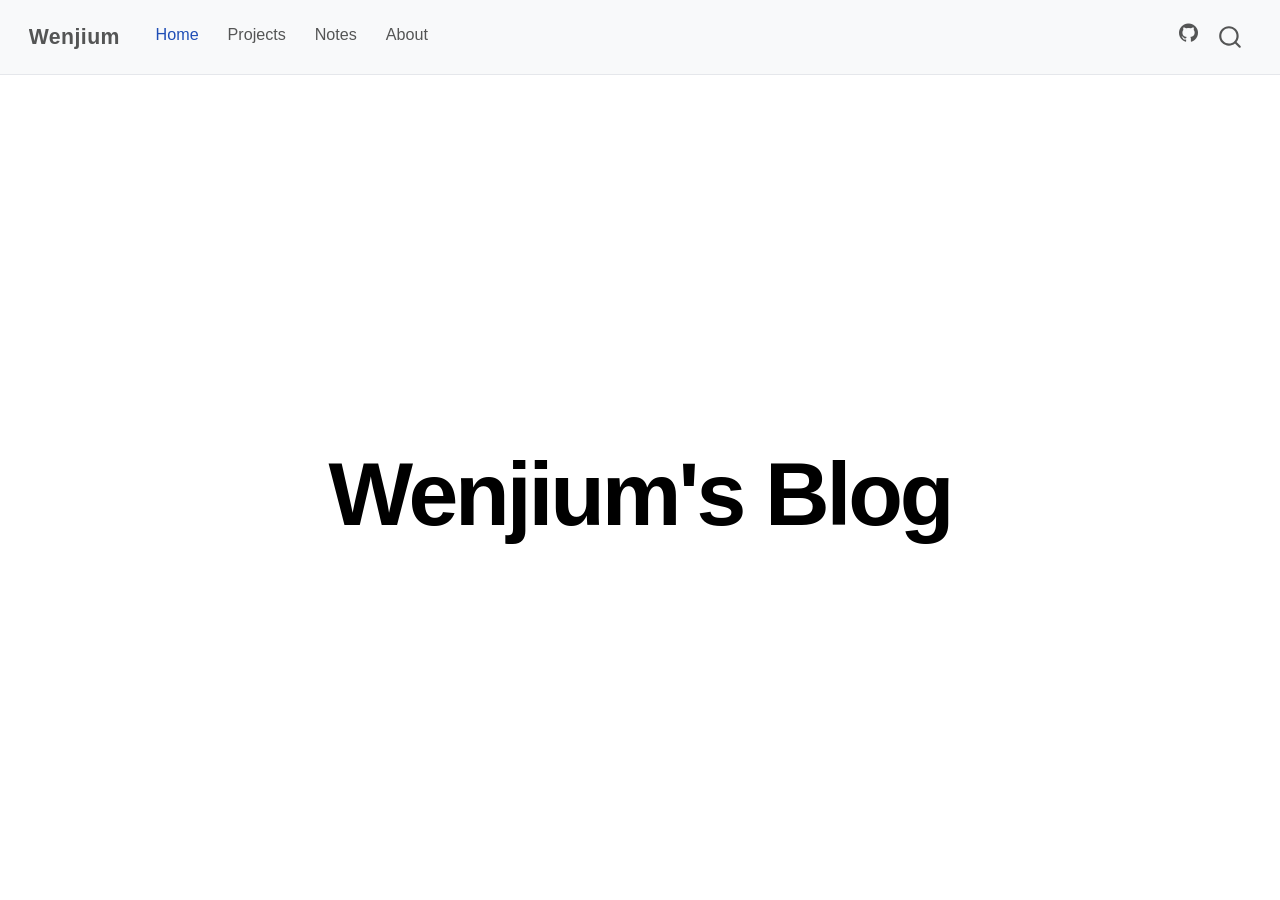
<file: index.html>
<!DOCTYPE html>
<html xmlns="http://www.w3.org/1999/xhtml" lang="zh-Hans" xml:lang="zh-Hans"><head>

<meta charset="utf-8">
<meta name="generator" content="quarto-1.11.9">

<meta name="viewport" content="width=device-width, initial-scale=1.0, user-scalable=yes">


<title>Wenjium’s Blog – Wenjium</title>
<style>
/* Default styles provided by pandoc.
** See https://pandoc.org/MANUAL.html#variables-for-html for config info.
*/
span.smallcaps{font-variant: small-caps;}
div.columns{display: flex; gap: 1.5em;}
div.column{flex: auto;}
@media screen {
div.columns{gap: min(4vw, 1.5em);}
div.column{overflow-x: auto;}
}
div.hanging-indent{margin-left: 1.5em; text-indent: -1.5em;}
ul.task-list{list-style: none;}
ul.task-list li input[type="checkbox"] {
  width: 0.8em;
  margin: 0 0.8em 0.2em -1em; /* quarto-specific, see https://github.com/quarto-dev/quarto-cli/issues/4556 */ 
  vertical-align: middle;
}
</style>


<script src="site_libs/quarto-nav/quarto-nav.js"></script>
<script src="site_libs/quarto-nav/headroom.min.js"></script>
<script src="site_libs/clipboard/clipboard.min.js"></script>
<script src="site_libs/quarto-search/autocomplete.umd.js"></script>
<script src="site_libs/quarto-search/fuse.min.js"></script>
<script src="site_libs/quarto-search/quarto-search.js"></script>
<meta name="quarto:offset" content="./">
<script src="site_libs/quarto-html/quarto.js" type="module"></script>
<script src="site_libs/quarto-html/tabsets/tabsets.js" type="module"></script>
<script src="site_libs/quarto-html/scrollable-regions/scrollable-regions.js" type="module"></script>
<script src="site_libs/quarto-html/popper.min.js"></script>
<script src="site_libs/quarto-html/tippy.umd.min.js"></script>
<script src="site_libs/quarto-html/anchor.min.js"></script>
<link href="site_libs/quarto-html/tippy.css" rel="stylesheet">
<link href="site_libs/quarto-html/quarto-syntax-highlighting-63b5708e65d6cd79cd7618c58d0c21e7.css" rel="stylesheet" id="quarto-text-highlighting-styles">
<script src="site_libs/bootstrap/bootstrap.min.js"></script>
<link href="site_libs/bootstrap/bootstrap-icons.css" rel="stylesheet">
<link href="site_libs/bootstrap/bootstrap-cb61c712ca1a7fe70a83faed8e4da2d7.min.css" rel="stylesheet" append-hash="true" id="quarto-bootstrap" data-mode="light">
<script id="quarto-search-options" type="application/json">{
  "location": "navbar",
  "copy-button": false,
  "collapse-after": 3,
  "panel-placement": "end",
  "type": "overlay",
  "limit": 50,
  "keyboard-shortcut": [
    "f",
    "/",
    "s"
  ],
  "show-item-context": false,
  "language": {
    "search-no-results-text": "没有结果",
    "search-matching-documents-text": "匹配的文档",
    "search-copy-link-title": "复制搜索链接",
    "search-hide-matches-text": "隐藏其它匹配结果",
    "search-more-match-text": "更多匹配结果",
    "search-more-matches-text": "更多匹配结果",
    "search-clear-button-title": "清除",
    "search-text-placeholder": "",
    "search-detached-cancel-button-title": "取消",
    "search-submit-button-title": "提交",
    "search-label": "搜索"
  }
}</script>
<style>html{ scroll-behavior: smooth; }</style>


<link rel="stylesheet" href="styles.css">
</head>

<body class="nav-fixed fullcontent quarto-light"><a id="quarto-skip-link" class="visually-hidden-focusable" href="#quarto-document-content">跳至主要内容</a>

<div id="quarto-search-results"></div>
  <header id="quarto-header" class="headroom fixed-top">
    <nav class="navbar navbar-expand-lg " data-bs-theme="dark" aria-label="网站">
      <div class="navbar-container container-fluid">
      <div class="navbar-brand-container mx-auto">
    <a class="navbar-brand" href="./index.html">
    <span class="navbar-title">Wenjium</span>
    </a>
  </div>
          <button class="navbar-toggler" type="button" data-bs-toggle="collapse" data-bs-target="#navbarCollapse" aria-controls="navbarCollapse" aria-expanded="false" aria-label="展开或折叠导航栏" onclick="if (window.quartoToggleHeadroom) { window.quartoToggleHeadroom(); }">
  <span class="navbar-toggler-icon"></span>
</button>
          <div class="collapse navbar-collapse" id="navbarCollapse">
            <ul class="navbar-nav navbar-nav-scroll me-auto">
  <li class="nav-item">
    <a class="nav-link active" href="./index.html" aria-current="page"> 
<span class="menu-text">Home</span></a>
  </li>  
  <li class="nav-item">
    <a class="nav-link" href="./projects/index.html"> 
<span class="menu-text">Projects</span></a>
  </li>  
  <li class="nav-item">
    <a class="nav-link" href="./physics-notes/index.html"> 
<span class="menu-text">Notes</span></a>
  </li>  
  <li class="nav-item">
    <a class="nav-link" href="./about.html"> 
<span class="menu-text">About</span></a>
  </li>  
</ul>
            <ul class="navbar-nav navbar-nav-scroll ms-auto">
  <li class="nav-item compact">
    <a class="nav-link" href="https://github.com/wenjium88-png"> <i class="bi bi-github" role="img">
</i> 
<span class="menu-text"></span></a>
  </li>  
</ul>
          </div> <!-- /navcollapse -->
            <div class="quarto-navbar-tools">
</div>
            <div id="quarto-search" class="" title="搜索"></div>
      </div> <!-- /container-fluid -->
    </nav>
</header>
<!-- content -->
<div id="quarto-content" class="quarto-container page-columns page-rows-contents page-layout-article page-navbar">
<!-- sidebar -->
<!-- margin-sidebar -->
    
<!-- main -->
<main class="content" id="quarto-document-content" tabindex="-1">

<header id="title-block-header" class="quarto-title-block default">
<div class="quarto-title">
<h1 class="title">Wenjium’s Blog</h1>
</div>



<div class="quarto-title-meta">

    
  
    
  </div>
  


</header>


<!-- 撇号必须写成 &apos;。
     Quarto 会强制启用 pandoc 的 smart 引号（frontmatter 里的 smart: false 挡不住），
     源码里直接写 ' 或 ’ 都会被渲染成 U+2019 弯撇；该字符在中文环境下会回退到中文字体，
     显示成全角标点，撇号后面会凭空多出半个字的空隙。只有 &apos; 能输出真正的 ASCII 撇号。 -->
<p class="home-landing">
Wenjium's Blog
</p>



</main> <!-- /main -->
<script id="quarto-html-after-body" type="application/javascript">
  window.document.addEventListener("DOMContentLoaded", function (event) {
    const icon = "";
    const anchorJS = new window.AnchorJS();
    anchorJS.options = {
      placement: 'right',
      icon: icon
    };
    anchorJS.add('.anchored');
    const isCodeAnnotation = (el) => {
      for (const clz of el.classList) {
        if (clz.startsWith('code-annotation-')) {                     
          return true;
        }
      }
      return false;
    }
    const onCopySuccess = function(e) {
      // button target
      const button = e.trigger;
      // don't keep focus
      button.blur();
      // flash "checked"
      button.classList.add('code-copy-button-checked');
      var currentTitle = button.getAttribute("title");
      button.setAttribute("title", "已复制");
      let tooltip;
      if (window.bootstrap) {
        button.setAttribute("data-bs-toggle", "tooltip");
        button.setAttribute("data-bs-placement", "left");
        button.setAttribute("data-bs-title", "已复制");
        tooltip = new bootstrap.Tooltip(button, 
          { trigger: "manual", 
            customClass: "code-copy-button-tooltip",
            offset: [0, -8]});
        tooltip.show();    
      }
      setTimeout(function() {
        if (tooltip) {
          tooltip.hide();
          button.removeAttribute("data-bs-title");
          button.removeAttribute("data-bs-toggle");
          button.removeAttribute("data-bs-placement");
        }
        button.setAttribute("title", currentTitle);
        button.classList.remove('code-copy-button-checked');
      }, 1000);
      // clear code selection
      e.clearSelection();
    }
    const getTextToCopy = function(trigger) {
      const outerScaffold = trigger.parentElement.cloneNode(true);
      const codeEl = outerScaffold.querySelector('code');
      for (const childEl of codeEl.children) {
        if (isCodeAnnotation(childEl)) {
          childEl.remove();
        }
      }
      return codeEl.innerText;
    }
    const clipboard = new window.ClipboardJS('.code-copy-button:not([data-in-quarto-modal])', {
      text: getTextToCopy
    });
    clipboard.on('success', onCopySuccess);
    if (window.document.getElementById('quarto-embedded-source-code-modal')) {
      const clipboardModal = new window.ClipboardJS('.code-copy-button[data-in-quarto-modal]', {
        text: getTextToCopy,
        container: window.document.getElementById('quarto-embedded-source-code-modal')
      });
      clipboardModal.on('success', onCopySuccess);
    }
      var localhostRegex = new RegExp(/^(?:http|https):\/\/localhost\:?[0-9]*\//);
      var mailtoRegex = new RegExp(/^mailto:/);
        var filterRegex = new RegExp("https:\/\/wenjium88-png\.github\.io\/my-blog\/");
      var isInternal = (href) => {
          return filterRegex.test(href) || localhostRegex.test(href) || mailtoRegex.test(href);
      }
      // Inspect non-navigation links and adorn them if external
      window.quartoDecorateExternalLinks = function (root) {
     var links = (root || window.document).querySelectorAll('a[href]:not(.nav-link):not(.navbar-brand):not(.toc-action):not(.sidebar-link):not(.sidebar-item-toggle):not(.pagination-link):not(.no-external):not([aria-hidden]):not(.dropdown-item):not(.quarto-navigation-tool):not(.about-link)');
      for (var i=0; i<links.length; i++) {
        const link = links[i];
        if (!isInternal(link.href)) {
          // undo the damage that might have been done by quarto-nav.js in the case of
          // links that we want to consider external
          if (link.dataset.originalHref !== undefined) {
            link.href = link.dataset.originalHref;
          }
          if (!link.classList.contains('no-external-icon')) {
          }
        }
      }
      };
      window.quartoDecorateExternalLinks(window.document);
    // Esc closes the popup (WCAG 1.4.13) and focus leaving both trigger and
    // popup closes it (WCAG 2.4.11); tippy handles neither for interactive popups.
    const hideOnEscAndFocusOut = {
      name: 'hideOnEscAndFocusOut',
      defaultValue: true,
      fn(instance) {
        const dismiss = () => {
          // A show scheduled by the trigger delay would otherwise reopen it
          instance.clearDelayTimeouts();
          instance.hide();
        };
        const onKeyDown = (event) => {
          if (event.key !== 'Escape') {
            return;
          }
          // Keep Esc from also reaching page handlers (e.g. reveal.js overview),
          // except an open reveal.js slide menu, which Esc should close too.
          // The menu handles keys only when its keyboard option is on.
          const menuHandlesEsc = window.Reveal?.getPlugin?.('menu')?.isOpen() &&
            window.Reveal.getConfig().menu?.keyboard !== false;
          if (!menuHandlesEsc) {
            event.stopPropagation();
          }
          if (instance.popper.contains(window.document.activeElement)) {
            // Disabled while refocusing so the focus trigger does not reopen it
            instance.disable();
            instance.reference.focus();
            instance.enable();
          }
          dismiss();
        };
        const onFocusOut = (event) => {
          const target = event.relatedTarget;
          if (target && !instance.reference.contains(target) &&
              !instance.popper.contains(target)) {
            dismiss();
          }
        };
        // On the trigger too: a click trigger (code-annotations: select) has no
        // blur handling. Attached for the instance's lifetime so leaving the
        // trigger also cancels a show still pending on the trigger delay.
        instance.reference.addEventListener('focusout', onFocusOut);
        return {
          onShow() {
            window.document.addEventListener('keydown', onKeyDown, true);
            instance.popper.addEventListener('focusout', onFocusOut);
          },
          onHide() {
            window.document.removeEventListener('keydown', onKeyDown, true);
            instance.popper.removeEventListener('focusout', onFocusOut);
          },
          onDestroy() {
            instance.reference.removeEventListener('focusout', onFocusOut);
          },
        };
      },
    };
    function tippyHover(el, contentFn, onTriggerFn, onUntriggerFn) {
      const config = {
        allowHTML: true,
        maxWidth: 500,
        delay: 100,
        arrow: false,
        appendTo: function(el) {
            return el.parentElement;
        },
        interactive: true,
        interactiveBorder: 10,
        theme: 'quarto',
        placement: 'bottom-start',
        plugins: [hideOnEscAndFocusOut],
      };
      if (contentFn) {
        config.content = contentFn;
      }
      if (onTriggerFn) {
        config.onTrigger = onTriggerFn;
      }
      if (onUntriggerFn) {
        config.onUntrigger = onUntriggerFn;
      }
      window.tippy(el, config); 
    }
    const noterefs = window.document.querySelectorAll('a[role="doc-noteref"]');
    for (var i=0; i<noterefs.length; i++) {
      const ref = noterefs[i];
      tippyHover(ref, function() {
        // use id or data attribute instead here
        let href = ref.getAttribute('data-footnote-href') || ref.getAttribute('href');
        try { href = new URL(href).hash; } catch {}
        const id = href.replace(/^#\/?/, "");
        const note = window.document.getElementById(id);
        if (note) {
          return note.innerHTML;
        } else {
          return "";
        }
      });
    }
    const xrefs = window.document.querySelectorAll('a.quarto-xref');
    const processXRef = (id, note) => {
      // Strip column container classes
      const stripColumnClz = (el) => {
        el.classList.remove("page-full", "page-columns");
        if (el.children) {
          for (const child of el.children) {
            stripColumnClz(child);
          }
        }
      }
      stripColumnClz(note)
      if (id === null || id.startsWith('sec-')) {
        // Special case sections, only their first couple elements
        const container = document.createElement("div");
        if (note.children && note.children.length > 2) {
          container.appendChild(note.children[0].cloneNode(true));
          for (let i = 1; i < note.children.length; i++) {
            const child = note.children[i];
            if (child.tagName === "P" && child.innerText === "") {
              continue;
            } else {
              container.appendChild(child.cloneNode(true));
              break;
            }
          }
          if (window.Quarto?.typesetMath) {
            window.Quarto.typesetMath(container);
          }
          return container.innerHTML
        } else {
          if (window.Quarto?.typesetMath) {
            window.Quarto.typesetMath(note);
          }
          return note.innerHTML;
        }
      } else {
        // Remove any anchor links if they are present
        const anchorLink = note.querySelector('a.anchorjs-link');
        if (anchorLink) {
          anchorLink.remove();
        }
        if (window.Quarto?.typesetMath) {
          window.Quarto.typesetMath(note);
        }
        if (note.classList.contains("callout")) {
          return note.outerHTML;
        } else {
          return note.innerHTML;
        }
      }
    }
    for (var i=0; i<xrefs.length; i++) {
      const xref = xrefs[i];
      tippyHover(xref, undefined, function(instance) {
        instance.disable();
        let url = xref.getAttribute('href');
        let hash = undefined; 
        if (url.startsWith('#')) {
          hash = url;
        } else {
          try { hash = new URL(url).hash; } catch {}
        }
        if (hash) {
          const id = hash.replace(/^#\/?/, "");
          const note = window.document.getElementById(id);
          if (note !== null) {
            try {
              const html = processXRef(id, note.cloneNode(true));
              instance.setContent(html);
            } finally {
              instance.enable();
              instance.show();
            }
          } else {
            // See if we can fetch this
            fetch(url.split('#')[0])
            .then(res => res.text())
            .then(html => {
              const parser = new DOMParser();
              const htmlDoc = parser.parseFromString(html, "text/html");
              const note = htmlDoc.getElementById(id);
              if (note !== null) {
                const html = processXRef(id, note);
                instance.setContent(html);
              } 
            }).finally(() => {
              instance.enable();
              instance.show();
            });
          }
        } else {
          // See if we can fetch a full url (with no hash to target)
          // This is a special case and we should probably do some content thinning / targeting
          fetch(url)
          .then(res => res.text())
          .then(html => {
            const parser = new DOMParser();
            const htmlDoc = parser.parseFromString(html, "text/html");
            const note = htmlDoc.querySelector('main.content');
            if (note !== null) {
              // This should only happen for chapter cross references
              // (since there is no id in the URL)
              // remove the first header
              if (note.children.length > 0 && note.children[0].tagName === "HEADER") {
                note.children[0].remove();
              }
              const html = processXRef(null, note);
              instance.setContent(html);
            } 
          }).finally(() => {
            instance.enable();
            instance.show();
          });
        }
      }, function(instance) {
      });
    }
        let selectedAnnoteEl;
        const selectorForAnnotation = ( cell, annotation) => {
          let cellAttr = 'data-code-cell="' + cell + '"';
          let lineAttr = 'data-code-annotation="' +  annotation + '"';
          const selector = 'span[' + cellAttr + '][' + lineAttr + ']';
          return selector;
        }
        const selectCodeLines = (annoteEl) => {
          const doc = window.document;
          const targetCell = annoteEl.getAttribute("data-target-cell");
          const targetAnnotation = annoteEl.getAttribute("data-target-annotation");
          const annoteSpan = window.document.querySelector(selectorForAnnotation(targetCell, targetAnnotation));
          const lines = annoteSpan.getAttribute("data-code-lines").split(",");
          const lineIds = lines.map((line) => {
            return targetCell + "-" + line;
          })
          // Each band is positioned against its own containing block, which is
          // not the offsetParent of the lines, so place it from client rects.
          const placeBand = (band, firstEl, lastEl, codeBlock) => {
            const container = band.offsetParent;
            if (container === null) {
              return;
            }
            const containerRect = container.getBoundingClientRect();
            // Reveal.js scales slides with a transform, so convert client
            // pixels back to the CSS pixels of the container.
            const scale = containerRect.height / container.offsetHeight || 1;
            const firstRect = firstEl.getBoundingClientRect();
            const lastRect = lastEl.getBoundingClientRect();
            const top = (firstRect.top - containerRect.top) / scale - container.clientTop + container.scrollTop;
            const height = (lastRect.bottom - firstRect.top) / scale;
            band.style.top = top - 2 + "px";
            band.style.height = height + 4 + "px";
            if (codeBlock) {
              // Without the copy button wrapper, the containing block is wider
              // than the code block, so span the code block explicitly.
              const blockRect = codeBlock.getBoundingClientRect();
              band.style.left = (blockRect.left - containerRect.left) / scale - container.clientLeft + container.scrollLeft + "px";
              band.style.width = blockRect.width / scale + "px";
            }
          };
          if (lineIds.length > 0) {
            const el = window.document.getElementById(lineIds[0]);
            const lastEl = window.document.getElementById(lineIds[lineIds.length - 1]);
            const parent = el.parentElement.parentElement;
            // cook up a div (if necessary) and position it
            let div = window.document.getElementById("code-annotation-line-highlight");
            if (div === null) {
              div = window.document.createElement("div");
              div.setAttribute("id", "code-annotation-line-highlight");
              div.style.position = 'absolute';
              parent.appendChild(div);
            }
            placeBand(div, el, lastEl, parent.closest("div.sourceCode") || parent);
            let gutterDiv = window.document.getElementById("code-annotation-line-highlight-gutter");
            if (gutterDiv === null) {
              gutterDiv = window.document.createElement("div");
              gutterDiv.setAttribute("id", "code-annotation-line-highlight-gutter");
              gutterDiv.style.position = 'absolute';
              const codeCell = window.document.getElementById(targetCell);
              const gutter = codeCell.querySelector('.code-annotation-gutter');
              gutter.appendChild(gutterDiv);
            }
            placeBand(gutterDiv, el, lastEl);
            selectedAnnoteEl = annoteEl;
          }
        };
        const unselectCodeLines = () => {
          const elementsIds = ["code-annotation-line-highlight", "code-annotation-line-highlight-gutter"];
          elementsIds.forEach((elId) => {
            const div = window.document.getElementById(elId);
            if (div) {
              div.remove();
            }
          });
          selectedAnnoteEl = undefined;
        };
          // Handle positioning of the toggle
      window.addEventListener(
        "resize",
        throttle(() => {
          elRect = undefined;
          if (selectedAnnoteEl) {
            selectCodeLines(selectedAnnoteEl);
          }
        }, 10)
      );
      function throttle(fn, ms) {
      let throttle = false;
      let timer;
        return (...args) => {
          if(!throttle) { // first call gets through
              fn.apply(this, args);
              throttle = true;
          } else { // all the others get throttled
              if(timer) clearTimeout(timer); // cancel #2
              timer = setTimeout(() => {
                fn.apply(this, args);
                timer = throttle = false;
              }, ms);
          }
        };
      }
        // Attach click handler to the DT
        const annoteDls = window.document.querySelectorAll('dt[data-target-cell]');
        for (const annoteDlNode of annoteDls) {
          annoteDlNode.addEventListener('click', (event) => {
            const clickedEl = event.target;
            if (clickedEl !== selectedAnnoteEl) {
              unselectCodeLines();
              const activeEl = window.document.querySelector('dt[data-target-cell].code-annotation-active');
              if (activeEl) {
                activeEl.classList.remove('code-annotation-active');
              }
              selectCodeLines(clickedEl);
              clickedEl.classList.add('code-annotation-active');
            } else {
              // Unselect the line
              unselectCodeLines();
              clickedEl.classList.remove('code-annotation-active');
            }
          });
        }
    const findCites = (el) => {
      const parentEl = el.parentElement;
      if (parentEl) {
        const cites = parentEl.dataset.cites;
        if (cites) {
          return {
            el,
            cites: cites.split(' ')
          };
        } else {
          return findCites(el.parentElement)
        }
      } else {
        return undefined;
      }
    };
    var bibliorefs = window.document.querySelectorAll('a[role="doc-biblioref"]');
    for (var i=0; i<bibliorefs.length; i++) {
      const ref = bibliorefs[i];
      const citeInfo = findCites(ref);
      if (citeInfo) {
        tippyHover(citeInfo.el, function() {
          var popup = window.document.createElement('div');
          citeInfo.cites.forEach(function(cite) {
            var citeDiv = window.document.createElement('div');
            citeDiv.classList.add('hanging-indent');
            citeDiv.classList.add('csl-entry');
            var biblioDiv = window.document.getElementById('ref-' + cite);
            if (biblioDiv) {
              citeDiv.innerHTML = biblioDiv.innerHTML;
            }
            popup.appendChild(citeDiv);
          });
          return popup.innerHTML;
        });
      }
    }
  });
  </script>
  <script type="application/javascript">
  window.quartoScrollableRegionsLabels = {"code":"可滚动的代码","output":"可滚动的输出"};
  </script>
</div> <!-- /content -->
<footer class="footer">
  <div class="nav-footer">
    <div class="nav-footer-left">
<p>© 2026 Wenjium</p>
</div>   
    <div class="nav-footer-center">
      &nbsp;
    </div>
    <div class="nav-footer-right">
<p>Built with Quarto</p>
</div>
  </div>
</footer>




<script src="site_libs/quarto-html/zenscroll-min.js"></script>
</body></html>
</file>
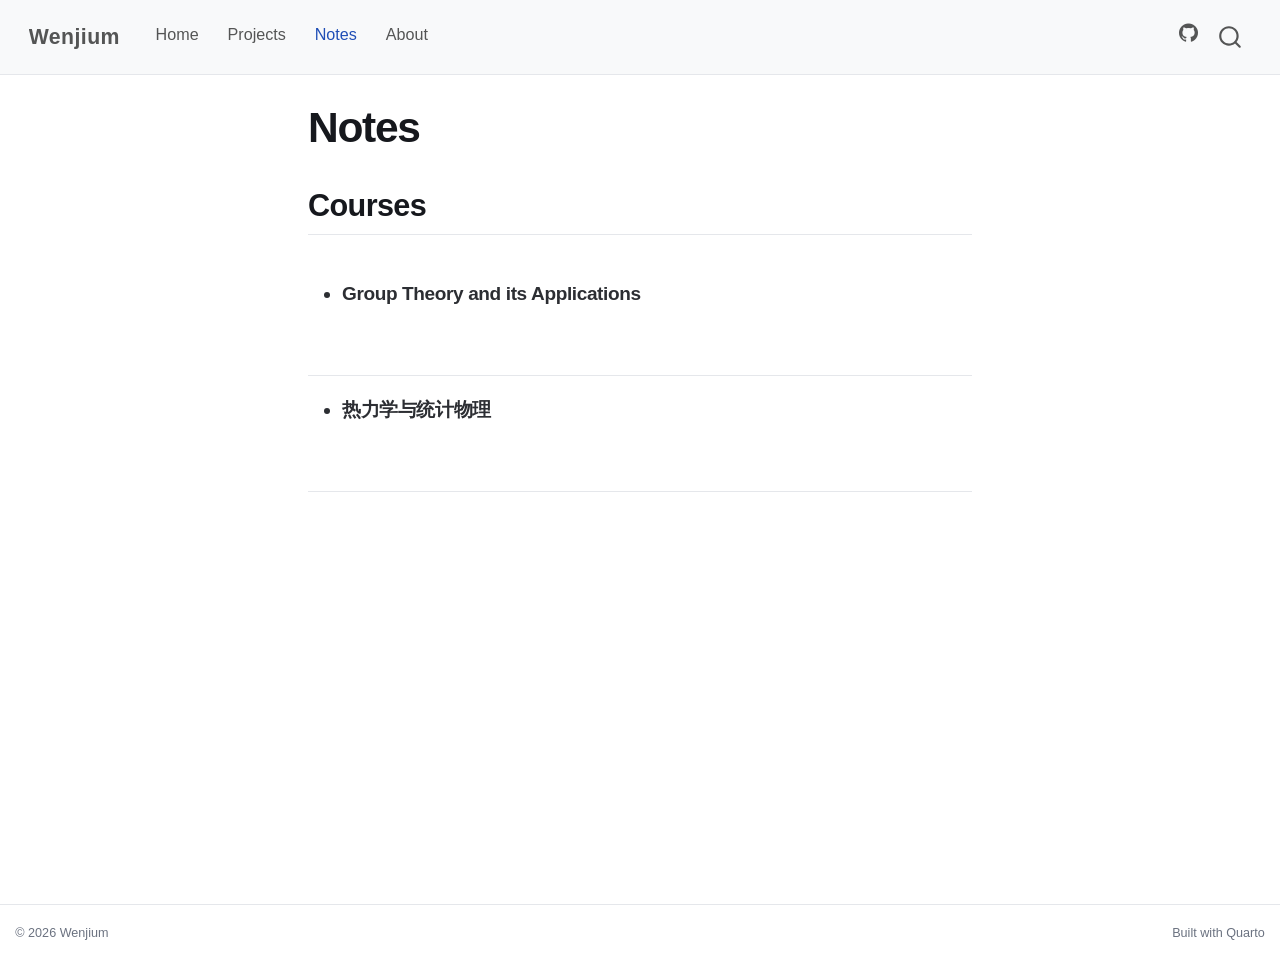
<file: physics-notes/index.html>
<!DOCTYPE html>
<html xmlns="http://www.w3.org/1999/xhtml" lang="zh-Hans" xml:lang="zh-Hans"><head>

<meta charset="utf-8">
<meta name="generator" content="quarto-1.11.9">

<meta name="viewport" content="width=device-width, initial-scale=1.0, user-scalable=yes">


<title>Notes – Wenjium</title>
<style>
/* Default styles provided by pandoc.
** See https://pandoc.org/MANUAL.html#variables-for-html for config info.
*/
span.smallcaps{font-variant: small-caps;}
div.columns{display: flex; gap: 1.5em;}
div.column{flex: auto;}
@media screen {
div.columns{gap: min(4vw, 1.5em);}
div.column{overflow-x: auto;}
}
div.hanging-indent{margin-left: 1.5em; text-indent: -1.5em;}
ul.task-list{list-style: none;}
ul.task-list li input[type="checkbox"] {
  width: 0.8em;
  margin: 0 0.8em 0.2em -1em; /* quarto-specific, see https://github.com/quarto-dev/quarto-cli/issues/4556 */ 
  vertical-align: middle;
}
</style>


<script src="../site_libs/quarto-nav/quarto-nav.js"></script>
<script src="../site_libs/quarto-nav/headroom.min.js"></script>
<script src="../site_libs/clipboard/clipboard.min.js"></script>
<script src="../site_libs/quarto-search/autocomplete.umd.js"></script>
<script src="../site_libs/quarto-search/fuse.min.js"></script>
<script src="../site_libs/quarto-search/quarto-search.js"></script>
<meta name="quarto:offset" content="../">
<script src="../site_libs/quarto-html/quarto.js" type="module"></script>
<script src="../site_libs/quarto-html/tabsets/tabsets.js" type="module"></script>
<script src="../site_libs/quarto-html/scrollable-regions/scrollable-regions.js" type="module"></script>
<script src="../site_libs/quarto-html/popper.min.js"></script>
<script src="../site_libs/quarto-html/tippy.umd.min.js"></script>
<script src="../site_libs/quarto-html/anchor.min.js"></script>
<link href="../site_libs/quarto-html/tippy.css" rel="stylesheet">
<link href="../site_libs/quarto-html/quarto-syntax-highlighting-63b5708e65d6cd79cd7618c58d0c21e7.css" rel="stylesheet" id="quarto-text-highlighting-styles">
<script src="../site_libs/bootstrap/bootstrap.min.js"></script>
<link href="../site_libs/bootstrap/bootstrap-icons.css" rel="stylesheet">
<link href="../site_libs/bootstrap/bootstrap-cb61c712ca1a7fe70a83faed8e4da2d7.min.css" rel="stylesheet" append-hash="true" id="quarto-bootstrap" data-mode="light">
<script id="quarto-search-options" type="application/json">{
  "location": "navbar",
  "copy-button": false,
  "collapse-after": 3,
  "panel-placement": "end",
  "type": "overlay",
  "limit": 50,
  "keyboard-shortcut": [
    "f",
    "/",
    "s"
  ],
  "show-item-context": false,
  "language": {
    "search-no-results-text": "没有结果",
    "search-matching-documents-text": "匹配的文档",
    "search-copy-link-title": "复制搜索链接",
    "search-hide-matches-text": "隐藏其它匹配结果",
    "search-more-match-text": "更多匹配结果",
    "search-more-matches-text": "更多匹配结果",
    "search-clear-button-title": "清除",
    "search-text-placeholder": "",
    "search-detached-cancel-button-title": "取消",
    "search-submit-button-title": "提交",
    "search-label": "搜索"
  }
}</script>
<style>html{ scroll-behavior: smooth; }</style>


<link rel="stylesheet" href="../styles.css">
</head>

<body class="nav-fixed fullcontent quarto-light"><a id="quarto-skip-link" class="visually-hidden-focusable" href="#quarto-document-content">跳至主要内容</a>

<div id="quarto-search-results"></div>
  <header id="quarto-header" class="headroom fixed-top">
    <nav class="navbar navbar-expand-lg " data-bs-theme="dark" aria-label="网站">
      <div class="navbar-container container-fluid">
      <div class="navbar-brand-container mx-auto">
    <a class="navbar-brand" href="../index.html">
    <span class="navbar-title">Wenjium</span>
    </a>
  </div>
          <button class="navbar-toggler" type="button" data-bs-toggle="collapse" data-bs-target="#navbarCollapse" aria-controls="navbarCollapse" aria-expanded="false" aria-label="展开或折叠导航栏" onclick="if (window.quartoToggleHeadroom) { window.quartoToggleHeadroom(); }">
  <span class="navbar-toggler-icon"></span>
</button>
          <div class="collapse navbar-collapse" id="navbarCollapse">
            <ul class="navbar-nav navbar-nav-scroll me-auto">
  <li class="nav-item">
    <a class="nav-link" href="../index.html"> 
<span class="menu-text">Home</span></a>
  </li>  
  <li class="nav-item">
    <a class="nav-link" href="../projects/index.html"> 
<span class="menu-text">Projects</span></a>
  </li>  
  <li class="nav-item">
    <a class="nav-link active" href="../physics-notes/index.html" aria-current="page"> 
<span class="menu-text">Notes</span></a>
  </li>  
  <li class="nav-item">
    <a class="nav-link" href="../about.html"> 
<span class="menu-text">About</span></a>
  </li>  
</ul>
            <ul class="navbar-nav navbar-nav-scroll ms-auto">
  <li class="nav-item compact">
    <a class="nav-link" href="https://github.com/wenjium88-png"> <i class="bi bi-github" role="img">
</i> 
<span class="menu-text"></span></a>
  </li>  
</ul>
          </div> <!-- /navcollapse -->
            <div class="quarto-navbar-tools">
</div>
            <div id="quarto-search" class="" title="搜索"></div>
      </div> <!-- /container-fluid -->
    </nav>
</header>
<!-- content -->
<div id="quarto-content" class="quarto-container page-columns page-rows-contents page-layout-article page-navbar">
<!-- sidebar -->
<!-- margin-sidebar -->
    
<!-- main -->
<main class="content" id="quarto-document-content" tabindex="-1">

<header id="title-block-header" class="quarto-title-block default">
<div class="quarto-title">
<h1 class="title">Notes</h1>
</div>



<div class="quarto-title-meta">

    
  
    
  </div>
  


</header>


<section id="courses" class="level2">
<h2 class="anchored" data-anchor-id="courses">Courses</h2>
<div class="entry-list">
<a class="entry-item" href="group-theory/index.html">
<h3 class="entry-title anchored">
<ul>
<li>Group Theory and its Applications
</li></ul></h3>
</a>

<a class="entry-item" href="thermodynamics/index.html">
<h3 class="entry-title anchored">
<ul>
<li>热力学与统计物理
</li></ul></h3>
</a>

</div>


</section></main></div>


 <!-- /main -->
<script id="quarto-html-after-body" type="application/javascript">
  window.document.addEventListener("DOMContentLoaded", function (event) {
    const icon = "";
    const anchorJS = new window.AnchorJS();
    anchorJS.options = {
      placement: 'right',
      icon: icon
    };
    anchorJS.add('.anchored');
    const isCodeAnnotation = (el) => {
      for (const clz of el.classList) {
        if (clz.startsWith('code-annotation-')) {                     
          return true;
        }
      }
      return false;
    }
    const onCopySuccess = function(e) {
      // button target
      const button = e.trigger;
      // don't keep focus
      button.blur();
      // flash "checked"
      button.classList.add('code-copy-button-checked');
      var currentTitle = button.getAttribute("title");
      button.setAttribute("title", "已复制");
      let tooltip;
      if (window.bootstrap) {
        button.setAttribute("data-bs-toggle", "tooltip");
        button.setAttribute("data-bs-placement", "left");
        button.setAttribute("data-bs-title", "已复制");
        tooltip = new bootstrap.Tooltip(button, 
          { trigger: "manual", 
            customClass: "code-copy-button-tooltip",
            offset: [0, -8]});
        tooltip.show();    
      }
      setTimeout(function() {
        if (tooltip) {
          tooltip.hide();
          button.removeAttribute("data-bs-title");
          button.removeAttribute("data-bs-toggle");
          button.removeAttribute("data-bs-placement");
        }
        button.setAttribute("title", currentTitle);
        button.classList.remove('code-copy-button-checked');
      }, 1000);
      // clear code selection
      e.clearSelection();
    }
    const getTextToCopy = function(trigger) {
      const outerScaffold = trigger.parentElement.cloneNode(true);
      const codeEl = outerScaffold.querySelector('code');
      for (const childEl of codeEl.children) {
        if (isCodeAnnotation(childEl)) {
          childEl.remove();
        }
      }
      return codeEl.innerText;
    }
    const clipboard = new window.ClipboardJS('.code-copy-button:not([data-in-quarto-modal])', {
      text: getTextToCopy
    });
    clipboard.on('success', onCopySuccess);
    if (window.document.getElementById('quarto-embedded-source-code-modal')) {
      const clipboardModal = new window.ClipboardJS('.code-copy-button[data-in-quarto-modal]', {
        text: getTextToCopy,
        container: window.document.getElementById('quarto-embedded-source-code-modal')
      });
      clipboardModal.on('success', onCopySuccess);
    }
      var localhostRegex = new RegExp(/^(?:http|https):\/\/localhost\:?[0-9]*\//);
      var mailtoRegex = new RegExp(/^mailto:/);
        var filterRegex = new RegExp("https:\/\/wenjium88-png\.github\.io\/my-blog\/");
      var isInternal = (href) => {
          return filterRegex.test(href) || localhostRegex.test(href) || mailtoRegex.test(href);
      }
      // Inspect non-navigation links and adorn them if external
      window.quartoDecorateExternalLinks = function (root) {
     var links = (root || window.document).querySelectorAll('a[href]:not(.nav-link):not(.navbar-brand):not(.toc-action):not(.sidebar-link):not(.sidebar-item-toggle):not(.pagination-link):not(.no-external):not([aria-hidden]):not(.dropdown-item):not(.quarto-navigation-tool):not(.about-link)');
      for (var i=0; i<links.length; i++) {
        const link = links[i];
        if (!isInternal(link.href)) {
          // undo the damage that might have been done by quarto-nav.js in the case of
          // links that we want to consider external
          if (link.dataset.originalHref !== undefined) {
            link.href = link.dataset.originalHref;
          }
          if (!link.classList.contains('no-external-icon')) {
          }
        }
      }
      };
      window.quartoDecorateExternalLinks(window.document);
    // Esc closes the popup (WCAG 1.4.13) and focus leaving both trigger and
    // popup closes it (WCAG 2.4.11); tippy handles neither for interactive popups.
    const hideOnEscAndFocusOut = {
      name: 'hideOnEscAndFocusOut',
      defaultValue: true,
      fn(instance) {
        const dismiss = () => {
          // A show scheduled by the trigger delay would otherwise reopen it
          instance.clearDelayTimeouts();
          instance.hide();
        };
        const onKeyDown = (event) => {
          if (event.key !== 'Escape') {
            return;
          }
          // Keep Esc from also reaching page handlers (e.g. reveal.js overview),
          // except an open reveal.js slide menu, which Esc should close too.
          // The menu handles keys only when its keyboard option is on.
          const menuHandlesEsc = window.Reveal?.getPlugin?.('menu')?.isOpen() &&
            window.Reveal.getConfig().menu?.keyboard !== false;
          if (!menuHandlesEsc) {
            event.stopPropagation();
          }
          if (instance.popper.contains(window.document.activeElement)) {
            // Disabled while refocusing so the focus trigger does not reopen it
            instance.disable();
            instance.reference.focus();
            instance.enable();
          }
          dismiss();
        };
        const onFocusOut = (event) => {
          const target = event.relatedTarget;
          if (target && !instance.reference.contains(target) &&
              !instance.popper.contains(target)) {
            dismiss();
          }
        };
        // On the trigger too: a click trigger (code-annotations: select) has no
        // blur handling. Attached for the instance's lifetime so leaving the
        // trigger also cancels a show still pending on the trigger delay.
        instance.reference.addEventListener('focusout', onFocusOut);
        return {
          onShow() {
            window.document.addEventListener('keydown', onKeyDown, true);
            instance.popper.addEventListener('focusout', onFocusOut);
          },
          onHide() {
            window.document.removeEventListener('keydown', onKeyDown, true);
            instance.popper.removeEventListener('focusout', onFocusOut);
          },
          onDestroy() {
            instance.reference.removeEventListener('focusout', onFocusOut);
          },
        };
      },
    };
    function tippyHover(el, contentFn, onTriggerFn, onUntriggerFn) {
      const config = {
        allowHTML: true,
        maxWidth: 500,
        delay: 100,
        arrow: false,
        appendTo: function(el) {
            return el.parentElement;
        },
        interactive: true,
        interactiveBorder: 10,
        theme: 'quarto',
        placement: 'bottom-start',
        plugins: [hideOnEscAndFocusOut],
      };
      if (contentFn) {
        config.content = contentFn;
      }
      if (onTriggerFn) {
        config.onTrigger = onTriggerFn;
      }
      if (onUntriggerFn) {
        config.onUntrigger = onUntriggerFn;
      }
      window.tippy(el, config); 
    }
    const noterefs = window.document.querySelectorAll('a[role="doc-noteref"]');
    for (var i=0; i<noterefs.length; i++) {
      const ref = noterefs[i];
      tippyHover(ref, function() {
        // use id or data attribute instead here
        let href = ref.getAttribute('data-footnote-href') || ref.getAttribute('href');
        try { href = new URL(href).hash; } catch {}
        const id = href.replace(/^#\/?/, "");
        const note = window.document.getElementById(id);
        if (note) {
          return note.innerHTML;
        } else {
          return "";
        }
      });
    }
    const xrefs = window.document.querySelectorAll('a.quarto-xref');
    const processXRef = (id, note) => {
      // Strip column container classes
      const stripColumnClz = (el) => {
        el.classList.remove("page-full", "page-columns");
        if (el.children) {
          for (const child of el.children) {
            stripColumnClz(child);
          }
        }
      }
      stripColumnClz(note)
      if (id === null || id.startsWith('sec-')) {
        // Special case sections, only their first couple elements
        const container = document.createElement("div");
        if (note.children && note.children.length > 2) {
          container.appendChild(note.children[0].cloneNode(true));
          for (let i = 1; i < note.children.length; i++) {
            const child = note.children[i];
            if (child.tagName === "P" && child.innerText === "") {
              continue;
            } else {
              container.appendChild(child.cloneNode(true));
              break;
            }
          }
          if (window.Quarto?.typesetMath) {
            window.Quarto.typesetMath(container);
          }
          return container.innerHTML
        } else {
          if (window.Quarto?.typesetMath) {
            window.Quarto.typesetMath(note);
          }
          return note.innerHTML;
        }
      } else {
        // Remove any anchor links if they are present
        const anchorLink = note.querySelector('a.anchorjs-link');
        if (anchorLink) {
          anchorLink.remove();
        }
        if (window.Quarto?.typesetMath) {
          window.Quarto.typesetMath(note);
        }
        if (note.classList.contains("callout")) {
          return note.outerHTML;
        } else {
          return note.innerHTML;
        }
      }
    }
    for (var i=0; i<xrefs.length; i++) {
      const xref = xrefs[i];
      tippyHover(xref, undefined, function(instance) {
        instance.disable();
        let url = xref.getAttribute('href');
        let hash = undefined; 
        if (url.startsWith('#')) {
          hash = url;
        } else {
          try { hash = new URL(url).hash; } catch {}
        }
        if (hash) {
          const id = hash.replace(/^#\/?/, "");
          const note = window.document.getElementById(id);
          if (note !== null) {
            try {
              const html = processXRef(id, note.cloneNode(true));
              instance.setContent(html);
            } finally {
              instance.enable();
              instance.show();
            }
          } else {
            // See if we can fetch this
            fetch(url.split('#')[0])
            .then(res => res.text())
            .then(html => {
              const parser = new DOMParser();
              const htmlDoc = parser.parseFromString(html, "text/html");
              const note = htmlDoc.getElementById(id);
              if (note !== null) {
                const html = processXRef(id, note);
                instance.setContent(html);
              } 
            }).finally(() => {
              instance.enable();
              instance.show();
            });
          }
        } else {
          // See if we can fetch a full url (with no hash to target)
          // This is a special case and we should probably do some content thinning / targeting
          fetch(url)
          .then(res => res.text())
          .then(html => {
            const parser = new DOMParser();
            const htmlDoc = parser.parseFromString(html, "text/html");
            const note = htmlDoc.querySelector('main.content');
            if (note !== null) {
              // This should only happen for chapter cross references
              // (since there is no id in the URL)
              // remove the first header
              if (note.children.length > 0 && note.children[0].tagName === "HEADER") {
                note.children[0].remove();
              }
              const html = processXRef(null, note);
              instance.setContent(html);
            } 
          }).finally(() => {
            instance.enable();
            instance.show();
          });
        }
      }, function(instance) {
      });
    }
        let selectedAnnoteEl;
        const selectorForAnnotation = ( cell, annotation) => {
          let cellAttr = 'data-code-cell="' + cell + '"';
          let lineAttr = 'data-code-annotation="' +  annotation + '"';
          const selector = 'span[' + cellAttr + '][' + lineAttr + ']';
          return selector;
        }
        const selectCodeLines = (annoteEl) => {
          const doc = window.document;
          const targetCell = annoteEl.getAttribute("data-target-cell");
          const targetAnnotation = annoteEl.getAttribute("data-target-annotation");
          const annoteSpan = window.document.querySelector(selectorForAnnotation(targetCell, targetAnnotation));
          const lines = annoteSpan.getAttribute("data-code-lines").split(",");
          const lineIds = lines.map((line) => {
            return targetCell + "-" + line;
          })
          // Each band is positioned against its own containing block, which is
          // not the offsetParent of the lines, so place it from client rects.
          const placeBand = (band, firstEl, lastEl, codeBlock) => {
            const container = band.offsetParent;
            if (container === null) {
              return;
            }
            const containerRect = container.getBoundingClientRect();
            // Reveal.js scales slides with a transform, so convert client
            // pixels back to the CSS pixels of the container.
            const scale = containerRect.height / container.offsetHeight || 1;
            const firstRect = firstEl.getBoundingClientRect();
            const lastRect = lastEl.getBoundingClientRect();
            const top = (firstRect.top - containerRect.top) / scale - container.clientTop + container.scrollTop;
            const height = (lastRect.bottom - firstRect.top) / scale;
            band.style.top = top - 2 + "px";
            band.style.height = height + 4 + "px";
            if (codeBlock) {
              // Without the copy button wrapper, the containing block is wider
              // than the code block, so span the code block explicitly.
              const blockRect = codeBlock.getBoundingClientRect();
              band.style.left = (blockRect.left - containerRect.left) / scale - container.clientLeft + container.scrollLeft + "px";
              band.style.width = blockRect.width / scale + "px";
            }
          };
          if (lineIds.length > 0) {
            const el = window.document.getElementById(lineIds[0]);
            const lastEl = window.document.getElementById(lineIds[lineIds.length - 1]);
            const parent = el.parentElement.parentElement;
            // cook up a div (if necessary) and position it
            let div = window.document.getElementById("code-annotation-line-highlight");
            if (div === null) {
              div = window.document.createElement("div");
              div.setAttribute("id", "code-annotation-line-highlight");
              div.style.position = 'absolute';
              parent.appendChild(div);
            }
            placeBand(div, el, lastEl, parent.closest("div.sourceCode") || parent);
            let gutterDiv = window.document.getElementById("code-annotation-line-highlight-gutter");
            if (gutterDiv === null) {
              gutterDiv = window.document.createElement("div");
              gutterDiv.setAttribute("id", "code-annotation-line-highlight-gutter");
              gutterDiv.style.position = 'absolute';
              const codeCell = window.document.getElementById(targetCell);
              const gutter = codeCell.querySelector('.code-annotation-gutter');
              gutter.appendChild(gutterDiv);
            }
            placeBand(gutterDiv, el, lastEl);
            selectedAnnoteEl = annoteEl;
          }
        };
        const unselectCodeLines = () => {
          const elementsIds = ["code-annotation-line-highlight", "code-annotation-line-highlight-gutter"];
          elementsIds.forEach((elId) => {
            const div = window.document.getElementById(elId);
            if (div) {
              div.remove();
            }
          });
          selectedAnnoteEl = undefined;
        };
          // Handle positioning of the toggle
      window.addEventListener(
        "resize",
        throttle(() => {
          elRect = undefined;
          if (selectedAnnoteEl) {
            selectCodeLines(selectedAnnoteEl);
          }
        }, 10)
      );
      function throttle(fn, ms) {
      let throttle = false;
      let timer;
        return (...args) => {
          if(!throttle) { // first call gets through
              fn.apply(this, args);
              throttle = true;
          } else { // all the others get throttled
              if(timer) clearTimeout(timer); // cancel #2
              timer = setTimeout(() => {
                fn.apply(this, args);
                timer = throttle = false;
              }, ms);
          }
        };
      }
        // Attach click handler to the DT
        const annoteDls = window.document.querySelectorAll('dt[data-target-cell]');
        for (const annoteDlNode of annoteDls) {
          annoteDlNode.addEventListener('click', (event) => {
            const clickedEl = event.target;
            if (clickedEl !== selectedAnnoteEl) {
              unselectCodeLines();
              const activeEl = window.document.querySelector('dt[data-target-cell].code-annotation-active');
              if (activeEl) {
                activeEl.classList.remove('code-annotation-active');
              }
              selectCodeLines(clickedEl);
              clickedEl.classList.add('code-annotation-active');
            } else {
              // Unselect the line
              unselectCodeLines();
              clickedEl.classList.remove('code-annotation-active');
            }
          });
        }
    const findCites = (el) => {
      const parentEl = el.parentElement;
      if (parentEl) {
        const cites = parentEl.dataset.cites;
        if (cites) {
          return {
            el,
            cites: cites.split(' ')
          };
        } else {
          return findCites(el.parentElement)
        }
      } else {
        return undefined;
      }
    };
    var bibliorefs = window.document.querySelectorAll('a[role="doc-biblioref"]');
    for (var i=0; i<bibliorefs.length; i++) {
      const ref = bibliorefs[i];
      const citeInfo = findCites(ref);
      if (citeInfo) {
        tippyHover(citeInfo.el, function() {
          var popup = window.document.createElement('div');
          citeInfo.cites.forEach(function(cite) {
            var citeDiv = window.document.createElement('div');
            citeDiv.classList.add('hanging-indent');
            citeDiv.classList.add('csl-entry');
            var biblioDiv = window.document.getElementById('ref-' + cite);
            if (biblioDiv) {
              citeDiv.innerHTML = biblioDiv.innerHTML;
            }
            popup.appendChild(citeDiv);
          });
          return popup.innerHTML;
        });
      }
    }
  });
  </script>
  <script type="application/javascript">
  window.quartoScrollableRegionsLabels = {"code":"可滚动的代码","output":"可滚动的输出"};
  </script>
 <!-- /content -->
<footer class="footer">
  <div class="nav-footer">
    <div class="nav-footer-left">
<p>© 2026 Wenjium</p>
</div>   
    <div class="nav-footer-center">
      &nbsp;
    </div>
    <div class="nav-footer-right">
<p>Built with Quarto</p>
</div>
  </div>
</footer>




<script src="../site_libs/quarto-html/zenscroll-min.js"></script>
</body></html>
</file>
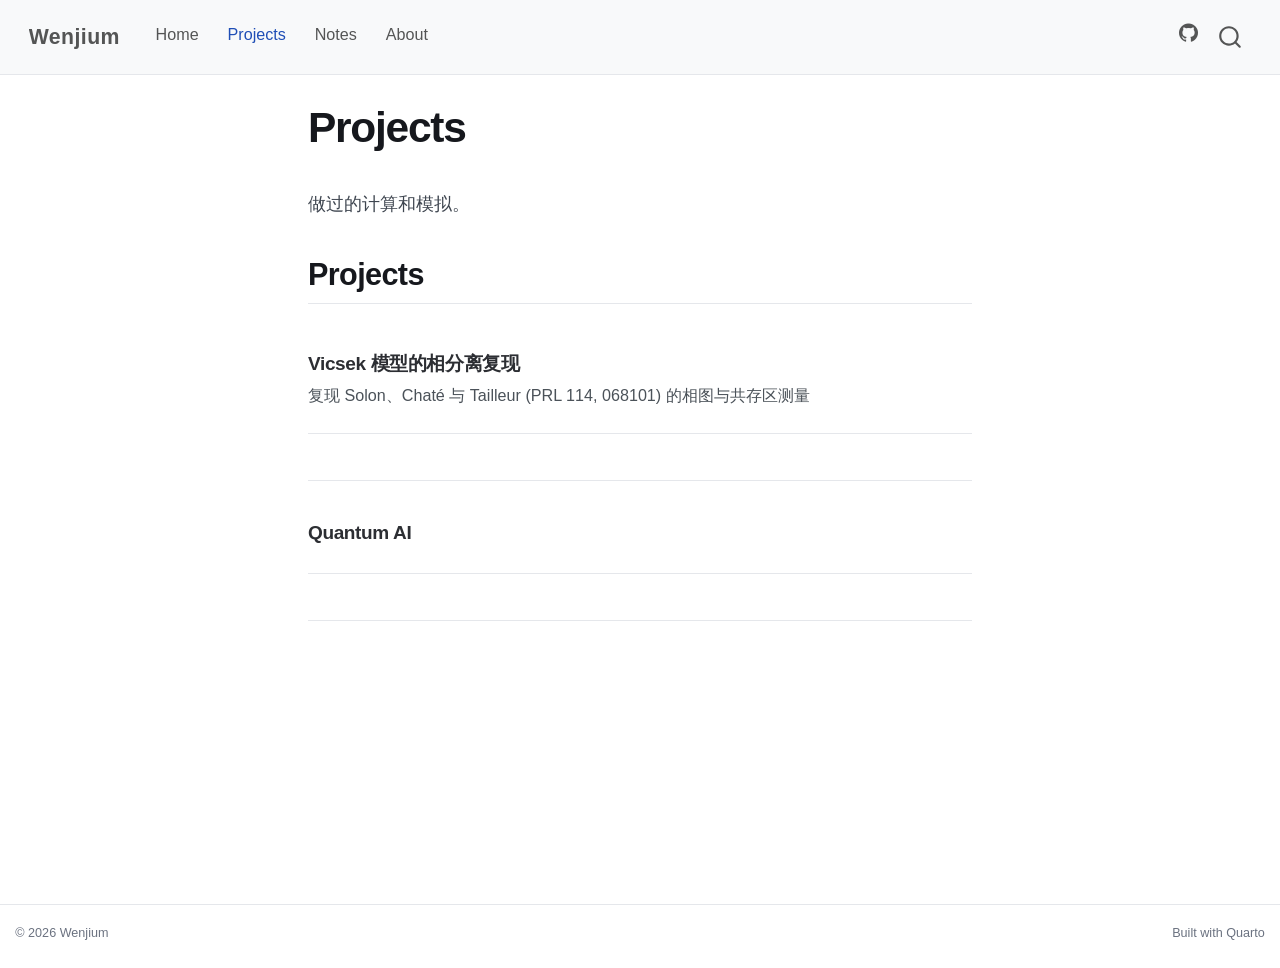
<file: projects/index.html>
<!DOCTYPE html>
<html xmlns="http://www.w3.org/1999/xhtml" lang="zh-Hans" xml:lang="zh-Hans"><head>

<meta charset="utf-8">
<meta name="generator" content="quarto-1.11.9">

<meta name="viewport" content="width=device-width, initial-scale=1.0, user-scalable=yes">


<title>Projects – Wenjium</title>
<style>
/* Default styles provided by pandoc.
** See https://pandoc.org/MANUAL.html#variables-for-html for config info.
*/
span.smallcaps{font-variant: small-caps;}
div.columns{display: flex; gap: 1.5em;}
div.column{flex: auto;}
@media screen {
div.columns{gap: min(4vw, 1.5em);}
div.column{overflow-x: auto;}
}
div.hanging-indent{margin-left: 1.5em; text-indent: -1.5em;}
ul.task-list{list-style: none;}
ul.task-list li input[type="checkbox"] {
  width: 0.8em;
  margin: 0 0.8em 0.2em -1em; /* quarto-specific, see https://github.com/quarto-dev/quarto-cli/issues/4556 */ 
  vertical-align: middle;
}
</style>


<script src="../site_libs/quarto-nav/quarto-nav.js"></script>
<script src="../site_libs/quarto-nav/headroom.min.js"></script>
<script src="../site_libs/clipboard/clipboard.min.js"></script>
<script src="../site_libs/quarto-search/autocomplete.umd.js"></script>
<script src="../site_libs/quarto-search/fuse.min.js"></script>
<script src="../site_libs/quarto-search/quarto-search.js"></script>
<meta name="quarto:offset" content="../">
<script src="../site_libs/quarto-html/quarto.js" type="module"></script>
<script src="../site_libs/quarto-html/tabsets/tabsets.js" type="module"></script>
<script src="../site_libs/quarto-html/scrollable-regions/scrollable-regions.js" type="module"></script>
<script src="../site_libs/quarto-html/popper.min.js"></script>
<script src="../site_libs/quarto-html/tippy.umd.min.js"></script>
<script src="../site_libs/quarto-html/anchor.min.js"></script>
<link href="../site_libs/quarto-html/tippy.css" rel="stylesheet">
<link href="../site_libs/quarto-html/quarto-syntax-highlighting-63b5708e65d6cd79cd7618c58d0c21e7.css" rel="stylesheet" id="quarto-text-highlighting-styles">
<script src="../site_libs/bootstrap/bootstrap.min.js"></script>
<link href="../site_libs/bootstrap/bootstrap-icons.css" rel="stylesheet">
<link href="../site_libs/bootstrap/bootstrap-cb61c712ca1a7fe70a83faed8e4da2d7.min.css" rel="stylesheet" append-hash="true" id="quarto-bootstrap" data-mode="light">
<script id="quarto-search-options" type="application/json">{
  "location": "navbar",
  "copy-button": false,
  "collapse-after": 3,
  "panel-placement": "end",
  "type": "overlay",
  "limit": 50,
  "keyboard-shortcut": [
    "f",
    "/",
    "s"
  ],
  "show-item-context": false,
  "language": {
    "search-no-results-text": "没有结果",
    "search-matching-documents-text": "匹配的文档",
    "search-copy-link-title": "复制搜索链接",
    "search-hide-matches-text": "隐藏其它匹配结果",
    "search-more-match-text": "更多匹配结果",
    "search-more-matches-text": "更多匹配结果",
    "search-clear-button-title": "清除",
    "search-text-placeholder": "",
    "search-detached-cancel-button-title": "取消",
    "search-submit-button-title": "提交",
    "search-label": "搜索"
  }
}</script>
<style>html{ scroll-behavior: smooth; }</style>


<link rel="stylesheet" href="../styles.css">
</head>

<body class="nav-fixed fullcontent quarto-light"><a id="quarto-skip-link" class="visually-hidden-focusable" href="#quarto-document-content">跳至主要内容</a>

<div id="quarto-search-results"></div>
  <header id="quarto-header" class="headroom fixed-top">
    <nav class="navbar navbar-expand-lg " data-bs-theme="dark" aria-label="网站">
      <div class="navbar-container container-fluid">
      <div class="navbar-brand-container mx-auto">
    <a class="navbar-brand" href="../index.html">
    <span class="navbar-title">Wenjium</span>
    </a>
  </div>
          <button class="navbar-toggler" type="button" data-bs-toggle="collapse" data-bs-target="#navbarCollapse" aria-controls="navbarCollapse" aria-expanded="false" aria-label="展开或折叠导航栏" onclick="if (window.quartoToggleHeadroom) { window.quartoToggleHeadroom(); }">
  <span class="navbar-toggler-icon"></span>
</button>
          <div class="collapse navbar-collapse" id="navbarCollapse">
            <ul class="navbar-nav navbar-nav-scroll me-auto">
  <li class="nav-item">
    <a class="nav-link" href="../index.html"> 
<span class="menu-text">Home</span></a>
  </li>  
  <li class="nav-item">
    <a class="nav-link active" href="../projects/index.html" aria-current="page"> 
<span class="menu-text">Projects</span></a>
  </li>  
  <li class="nav-item">
    <a class="nav-link" href="../physics-notes/index.html"> 
<span class="menu-text">Notes</span></a>
  </li>  
  <li class="nav-item">
    <a class="nav-link" href="../about.html"> 
<span class="menu-text">About</span></a>
  </li>  
</ul>
            <ul class="navbar-nav navbar-nav-scroll ms-auto">
  <li class="nav-item compact">
    <a class="nav-link" href="https://github.com/wenjium88-png"> <i class="bi bi-github" role="img">
</i> 
<span class="menu-text"></span></a>
  </li>  
</ul>
          </div> <!-- /navcollapse -->
            <div class="quarto-navbar-tools">
</div>
            <div id="quarto-search" class="" title="搜索"></div>
      </div> <!-- /container-fluid -->
    </nav>
</header>
<!-- content -->
<div id="quarto-content" class="quarto-container page-columns page-rows-contents page-layout-article page-navbar">
<!-- sidebar -->
<!-- margin-sidebar -->
    
<!-- main -->
<main class="content" id="quarto-document-content" tabindex="-1">

<header id="title-block-header" class="quarto-title-block default">
<div class="quarto-title">
<h1 class="title">Projects</h1>
</div>



<div class="quarto-title-meta">

    
  
    
  </div>
  


</header>


<p class="page-lead">
做过的计算和模拟。<br>
</p>
<section id="projects" class="level2">
<h2 class="anchored" data-anchor-id="projects">Projects</h2>
<div class="entry-list">
<a class="entry-item" href="vicsek-model/index.html">
<h3 class="entry-title anchored">
Vicsek 模型的相分离复现
</h3>
<p class="entry-desc">
复现 Solon、Chaté 与 Tailleur (PRL 114, 068101) 的相图与共存区测量
</p>
</a><p><a class="entry-item" href="vicsek-model/index.html"></a></p>
<a class="entry-item" href="quantum-ai/index.html">
<h3 class="entry-title anchored">
Quantum AI
</h3>
<p class="entry-desc">
</p>
</a><p><a class="entry-item" href="quantum-ai/index.html"></a></p>
</div>


</section>

</main> <!-- /main -->
<script id="quarto-html-after-body" type="application/javascript">
  window.document.addEventListener("DOMContentLoaded", function (event) {
    const icon = "";
    const anchorJS = new window.AnchorJS();
    anchorJS.options = {
      placement: 'right',
      icon: icon
    };
    anchorJS.add('.anchored');
    const isCodeAnnotation = (el) => {
      for (const clz of el.classList) {
        if (clz.startsWith('code-annotation-')) {                     
          return true;
        }
      }
      return false;
    }
    const onCopySuccess = function(e) {
      // button target
      const button = e.trigger;
      // don't keep focus
      button.blur();
      // flash "checked"
      button.classList.add('code-copy-button-checked');
      var currentTitle = button.getAttribute("title");
      button.setAttribute("title", "已复制");
      let tooltip;
      if (window.bootstrap) {
        button.setAttribute("data-bs-toggle", "tooltip");
        button.setAttribute("data-bs-placement", "left");
        button.setAttribute("data-bs-title", "已复制");
        tooltip = new bootstrap.Tooltip(button, 
          { trigger: "manual", 
            customClass: "code-copy-button-tooltip",
            offset: [0, -8]});
        tooltip.show();    
      }
      setTimeout(function() {
        if (tooltip) {
          tooltip.hide();
          button.removeAttribute("data-bs-title");
          button.removeAttribute("data-bs-toggle");
          button.removeAttribute("data-bs-placement");
        }
        button.setAttribute("title", currentTitle);
        button.classList.remove('code-copy-button-checked');
      }, 1000);
      // clear code selection
      e.clearSelection();
    }
    const getTextToCopy = function(trigger) {
      const outerScaffold = trigger.parentElement.cloneNode(true);
      const codeEl = outerScaffold.querySelector('code');
      for (const childEl of codeEl.children) {
        if (isCodeAnnotation(childEl)) {
          childEl.remove();
        }
      }
      return codeEl.innerText;
    }
    const clipboard = new window.ClipboardJS('.code-copy-button:not([data-in-quarto-modal])', {
      text: getTextToCopy
    });
    clipboard.on('success', onCopySuccess);
    if (window.document.getElementById('quarto-embedded-source-code-modal')) {
      const clipboardModal = new window.ClipboardJS('.code-copy-button[data-in-quarto-modal]', {
        text: getTextToCopy,
        container: window.document.getElementById('quarto-embedded-source-code-modal')
      });
      clipboardModal.on('success', onCopySuccess);
    }
      var localhostRegex = new RegExp(/^(?:http|https):\/\/localhost\:?[0-9]*\//);
      var mailtoRegex = new RegExp(/^mailto:/);
        var filterRegex = new RegExp("https:\/\/wenjium88-png\.github\.io\/my-blog\/");
      var isInternal = (href) => {
          return filterRegex.test(href) || localhostRegex.test(href) || mailtoRegex.test(href);
      }
      // Inspect non-navigation links and adorn them if external
      window.quartoDecorateExternalLinks = function (root) {
     var links = (root || window.document).querySelectorAll('a[href]:not(.nav-link):not(.navbar-brand):not(.toc-action):not(.sidebar-link):not(.sidebar-item-toggle):not(.pagination-link):not(.no-external):not([aria-hidden]):not(.dropdown-item):not(.quarto-navigation-tool):not(.about-link)');
      for (var i=0; i<links.length; i++) {
        const link = links[i];
        if (!isInternal(link.href)) {
          // undo the damage that might have been done by quarto-nav.js in the case of
          // links that we want to consider external
          if (link.dataset.originalHref !== undefined) {
            link.href = link.dataset.originalHref;
          }
          if (!link.classList.contains('no-external-icon')) {
          }
        }
      }
      };
      window.quartoDecorateExternalLinks(window.document);
    // Esc closes the popup (WCAG 1.4.13) and focus leaving both trigger and
    // popup closes it (WCAG 2.4.11); tippy handles neither for interactive popups.
    const hideOnEscAndFocusOut = {
      name: 'hideOnEscAndFocusOut',
      defaultValue: true,
      fn(instance) {
        const dismiss = () => {
          // A show scheduled by the trigger delay would otherwise reopen it
          instance.clearDelayTimeouts();
          instance.hide();
        };
        const onKeyDown = (event) => {
          if (event.key !== 'Escape') {
            return;
          }
          // Keep Esc from also reaching page handlers (e.g. reveal.js overview),
          // except an open reveal.js slide menu, which Esc should close too.
          // The menu handles keys only when its keyboard option is on.
          const menuHandlesEsc = window.Reveal?.getPlugin?.('menu')?.isOpen() &&
            window.Reveal.getConfig().menu?.keyboard !== false;
          if (!menuHandlesEsc) {
            event.stopPropagation();
          }
          if (instance.popper.contains(window.document.activeElement)) {
            // Disabled while refocusing so the focus trigger does not reopen it
            instance.disable();
            instance.reference.focus();
            instance.enable();
          }
          dismiss();
        };
        const onFocusOut = (event) => {
          const target = event.relatedTarget;
          if (target && !instance.reference.contains(target) &&
              !instance.popper.contains(target)) {
            dismiss();
          }
        };
        // On the trigger too: a click trigger (code-annotations: select) has no
        // blur handling. Attached for the instance's lifetime so leaving the
        // trigger also cancels a show still pending on the trigger delay.
        instance.reference.addEventListener('focusout', onFocusOut);
        return {
          onShow() {
            window.document.addEventListener('keydown', onKeyDown, true);
            instance.popper.addEventListener('focusout', onFocusOut);
          },
          onHide() {
            window.document.removeEventListener('keydown', onKeyDown, true);
            instance.popper.removeEventListener('focusout', onFocusOut);
          },
          onDestroy() {
            instance.reference.removeEventListener('focusout', onFocusOut);
          },
        };
      },
    };
    function tippyHover(el, contentFn, onTriggerFn, onUntriggerFn) {
      const config = {
        allowHTML: true,
        maxWidth: 500,
        delay: 100,
        arrow: false,
        appendTo: function(el) {
            return el.parentElement;
        },
        interactive: true,
        interactiveBorder: 10,
        theme: 'quarto',
        placement: 'bottom-start',
        plugins: [hideOnEscAndFocusOut],
      };
      if (contentFn) {
        config.content = contentFn;
      }
      if (onTriggerFn) {
        config.onTrigger = onTriggerFn;
      }
      if (onUntriggerFn) {
        config.onUntrigger = onUntriggerFn;
      }
      window.tippy(el, config); 
    }
    const noterefs = window.document.querySelectorAll('a[role="doc-noteref"]');
    for (var i=0; i<noterefs.length; i++) {
      const ref = noterefs[i];
      tippyHover(ref, function() {
        // use id or data attribute instead here
        let href = ref.getAttribute('data-footnote-href') || ref.getAttribute('href');
        try { href = new URL(href).hash; } catch {}
        const id = href.replace(/^#\/?/, "");
        const note = window.document.getElementById(id);
        if (note) {
          return note.innerHTML;
        } else {
          return "";
        }
      });
    }
    const xrefs = window.document.querySelectorAll('a.quarto-xref');
    const processXRef = (id, note) => {
      // Strip column container classes
      const stripColumnClz = (el) => {
        el.classList.remove("page-full", "page-columns");
        if (el.children) {
          for (const child of el.children) {
            stripColumnClz(child);
          }
        }
      }
      stripColumnClz(note)
      if (id === null || id.startsWith('sec-')) {
        // Special case sections, only their first couple elements
        const container = document.createElement("div");
        if (note.children && note.children.length > 2) {
          container.appendChild(note.children[0].cloneNode(true));
          for (let i = 1; i < note.children.length; i++) {
            const child = note.children[i];
            if (child.tagName === "P" && child.innerText === "") {
              continue;
            } else {
              container.appendChild(child.cloneNode(true));
              break;
            }
          }
          if (window.Quarto?.typesetMath) {
            window.Quarto.typesetMath(container);
          }
          return container.innerHTML
        } else {
          if (window.Quarto?.typesetMath) {
            window.Quarto.typesetMath(note);
          }
          return note.innerHTML;
        }
      } else {
        // Remove any anchor links if they are present
        const anchorLink = note.querySelector('a.anchorjs-link');
        if (anchorLink) {
          anchorLink.remove();
        }
        if (window.Quarto?.typesetMath) {
          window.Quarto.typesetMath(note);
        }
        if (note.classList.contains("callout")) {
          return note.outerHTML;
        } else {
          return note.innerHTML;
        }
      }
    }
    for (var i=0; i<xrefs.length; i++) {
      const xref = xrefs[i];
      tippyHover(xref, undefined, function(instance) {
        instance.disable();
        let url = xref.getAttribute('href');
        let hash = undefined; 
        if (url.startsWith('#')) {
          hash = url;
        } else {
          try { hash = new URL(url).hash; } catch {}
        }
        if (hash) {
          const id = hash.replace(/^#\/?/, "");
          const note = window.document.getElementById(id);
          if (note !== null) {
            try {
              const html = processXRef(id, note.cloneNode(true));
              instance.setContent(html);
            } finally {
              instance.enable();
              instance.show();
            }
          } else {
            // See if we can fetch this
            fetch(url.split('#')[0])
            .then(res => res.text())
            .then(html => {
              const parser = new DOMParser();
              const htmlDoc = parser.parseFromString(html, "text/html");
              const note = htmlDoc.getElementById(id);
              if (note !== null) {
                const html = processXRef(id, note);
                instance.setContent(html);
              } 
            }).finally(() => {
              instance.enable();
              instance.show();
            });
          }
        } else {
          // See if we can fetch a full url (with no hash to target)
          // This is a special case and we should probably do some content thinning / targeting
          fetch(url)
          .then(res => res.text())
          .then(html => {
            const parser = new DOMParser();
            const htmlDoc = parser.parseFromString(html, "text/html");
            const note = htmlDoc.querySelector('main.content');
            if (note !== null) {
              // This should only happen for chapter cross references
              // (since there is no id in the URL)
              // remove the first header
              if (note.children.length > 0 && note.children[0].tagName === "HEADER") {
                note.children[0].remove();
              }
              const html = processXRef(null, note);
              instance.setContent(html);
            } 
          }).finally(() => {
            instance.enable();
            instance.show();
          });
        }
      }, function(instance) {
      });
    }
        let selectedAnnoteEl;
        const selectorForAnnotation = ( cell, annotation) => {
          let cellAttr = 'data-code-cell="' + cell + '"';
          let lineAttr = 'data-code-annotation="' +  annotation + '"';
          const selector = 'span[' + cellAttr + '][' + lineAttr + ']';
          return selector;
        }
        const selectCodeLines = (annoteEl) => {
          const doc = window.document;
          const targetCell = annoteEl.getAttribute("data-target-cell");
          const targetAnnotation = annoteEl.getAttribute("data-target-annotation");
          const annoteSpan = window.document.querySelector(selectorForAnnotation(targetCell, targetAnnotation));
          const lines = annoteSpan.getAttribute("data-code-lines").split(",");
          const lineIds = lines.map((line) => {
            return targetCell + "-" + line;
          })
          // Each band is positioned against its own containing block, which is
          // not the offsetParent of the lines, so place it from client rects.
          const placeBand = (band, firstEl, lastEl, codeBlock) => {
            const container = band.offsetParent;
            if (container === null) {
              return;
            }
            const containerRect = container.getBoundingClientRect();
            // Reveal.js scales slides with a transform, so convert client
            // pixels back to the CSS pixels of the container.
            const scale = containerRect.height / container.offsetHeight || 1;
            const firstRect = firstEl.getBoundingClientRect();
            const lastRect = lastEl.getBoundingClientRect();
            const top = (firstRect.top - containerRect.top) / scale - container.clientTop + container.scrollTop;
            const height = (lastRect.bottom - firstRect.top) / scale;
            band.style.top = top - 2 + "px";
            band.style.height = height + 4 + "px";
            if (codeBlock) {
              // Without the copy button wrapper, the containing block is wider
              // than the code block, so span the code block explicitly.
              const blockRect = codeBlock.getBoundingClientRect();
              band.style.left = (blockRect.left - containerRect.left) / scale - container.clientLeft + container.scrollLeft + "px";
              band.style.width = blockRect.width / scale + "px";
            }
          };
          if (lineIds.length > 0) {
            const el = window.document.getElementById(lineIds[0]);
            const lastEl = window.document.getElementById(lineIds[lineIds.length - 1]);
            const parent = el.parentElement.parentElement;
            // cook up a div (if necessary) and position it
            let div = window.document.getElementById("code-annotation-line-highlight");
            if (div === null) {
              div = window.document.createElement("div");
              div.setAttribute("id", "code-annotation-line-highlight");
              div.style.position = 'absolute';
              parent.appendChild(div);
            }
            placeBand(div, el, lastEl, parent.closest("div.sourceCode") || parent);
            let gutterDiv = window.document.getElementById("code-annotation-line-highlight-gutter");
            if (gutterDiv === null) {
              gutterDiv = window.document.createElement("div");
              gutterDiv.setAttribute("id", "code-annotation-line-highlight-gutter");
              gutterDiv.style.position = 'absolute';
              const codeCell = window.document.getElementById(targetCell);
              const gutter = codeCell.querySelector('.code-annotation-gutter');
              gutter.appendChild(gutterDiv);
            }
            placeBand(gutterDiv, el, lastEl);
            selectedAnnoteEl = annoteEl;
          }
        };
        const unselectCodeLines = () => {
          const elementsIds = ["code-annotation-line-highlight", "code-annotation-line-highlight-gutter"];
          elementsIds.forEach((elId) => {
            const div = window.document.getElementById(elId);
            if (div) {
              div.remove();
            }
          });
          selectedAnnoteEl = undefined;
        };
          // Handle positioning of the toggle
      window.addEventListener(
        "resize",
        throttle(() => {
          elRect = undefined;
          if (selectedAnnoteEl) {
            selectCodeLines(selectedAnnoteEl);
          }
        }, 10)
      );
      function throttle(fn, ms) {
      let throttle = false;
      let timer;
        return (...args) => {
          if(!throttle) { // first call gets through
              fn.apply(this, args);
              throttle = true;
          } else { // all the others get throttled
              if(timer) clearTimeout(timer); // cancel #2
              timer = setTimeout(() => {
                fn.apply(this, args);
                timer = throttle = false;
              }, ms);
          }
        };
      }
        // Attach click handler to the DT
        const annoteDls = window.document.querySelectorAll('dt[data-target-cell]');
        for (const annoteDlNode of annoteDls) {
          annoteDlNode.addEventListener('click', (event) => {
            const clickedEl = event.target;
            if (clickedEl !== selectedAnnoteEl) {
              unselectCodeLines();
              const activeEl = window.document.querySelector('dt[data-target-cell].code-annotation-active');
              if (activeEl) {
                activeEl.classList.remove('code-annotation-active');
              }
              selectCodeLines(clickedEl);
              clickedEl.classList.add('code-annotation-active');
            } else {
              // Unselect the line
              unselectCodeLines();
              clickedEl.classList.remove('code-annotation-active');
            }
          });
        }
    const findCites = (el) => {
      const parentEl = el.parentElement;
      if (parentEl) {
        const cites = parentEl.dataset.cites;
        if (cites) {
          return {
            el,
            cites: cites.split(' ')
          };
        } else {
          return findCites(el.parentElement)
        }
      } else {
        return undefined;
      }
    };
    var bibliorefs = window.document.querySelectorAll('a[role="doc-biblioref"]');
    for (var i=0; i<bibliorefs.length; i++) {
      const ref = bibliorefs[i];
      const citeInfo = findCites(ref);
      if (citeInfo) {
        tippyHover(citeInfo.el, function() {
          var popup = window.document.createElement('div');
          citeInfo.cites.forEach(function(cite) {
            var citeDiv = window.document.createElement('div');
            citeDiv.classList.add('hanging-indent');
            citeDiv.classList.add('csl-entry');
            var biblioDiv = window.document.getElementById('ref-' + cite);
            if (biblioDiv) {
              citeDiv.innerHTML = biblioDiv.innerHTML;
            }
            popup.appendChild(citeDiv);
          });
          return popup.innerHTML;
        });
      }
    }
  });
  </script>
  <script type="application/javascript">
  window.quartoScrollableRegionsLabels = {"code":"可滚动的代码","output":"可滚动的输出"};
  </script>
</div> <!-- /content -->
<footer class="footer">
  <div class="nav-footer">
    <div class="nav-footer-left">
<p>© 2026 Wenjium</p>
</div>   
    <div class="nav-footer-center">
      &nbsp;
    </div>
    <div class="nav-footer-right">
<p>Built with Quarto</p>
</div>
  </div>
</footer>




<script src="../site_libs/quarto-html/zenscroll-min.js"></script>
</body></html>
</file>
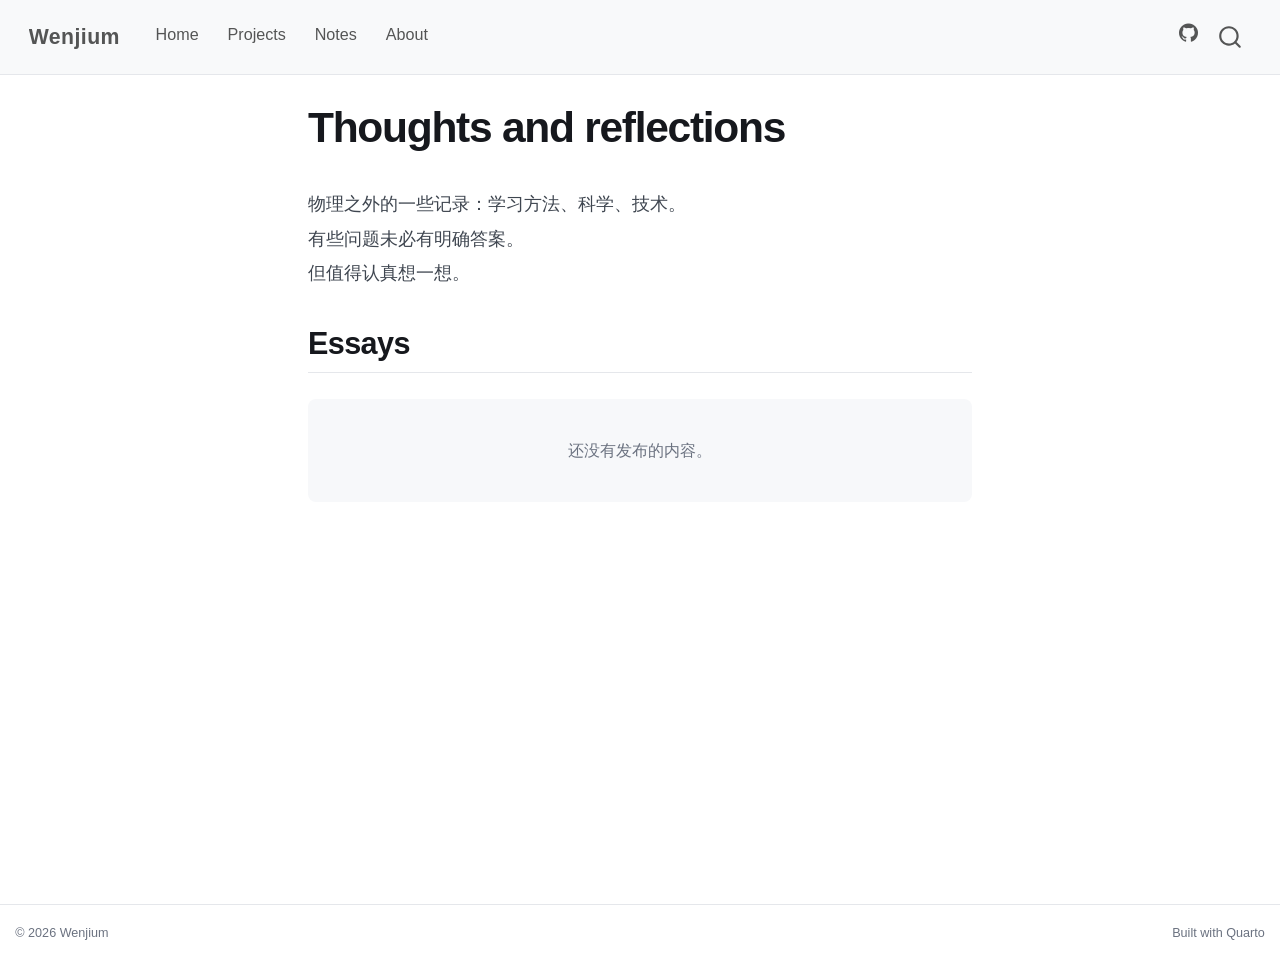
<file: thoughts/index.html>
<!DOCTYPE html>
<html xmlns="http://www.w3.org/1999/xhtml" lang="zh-Hans" xml:lang="zh-Hans"><head>

<meta charset="utf-8">
<meta name="generator" content="quarto-1.11.9">

<meta name="viewport" content="width=device-width, initial-scale=1.0, user-scalable=yes">


<title>Thoughts and reflections – Wenjium</title>
<style>
/* Default styles provided by pandoc.
** See https://pandoc.org/MANUAL.html#variables-for-html for config info.
*/
span.smallcaps{font-variant: small-caps;}
div.columns{display: flex; gap: 1.5em;}
div.column{flex: auto;}
@media screen {
div.columns{gap: min(4vw, 1.5em);}
div.column{overflow-x: auto;}
}
div.hanging-indent{margin-left: 1.5em; text-indent: -1.5em;}
ul.task-list{list-style: none;}
ul.task-list li input[type="checkbox"] {
  width: 0.8em;
  margin: 0 0.8em 0.2em -1em; /* quarto-specific, see https://github.com/quarto-dev/quarto-cli/issues/4556 */ 
  vertical-align: middle;
}
</style>


<script src="../site_libs/quarto-nav/quarto-nav.js"></script>
<script src="../site_libs/quarto-nav/headroom.min.js"></script>
<script src="../site_libs/clipboard/clipboard.min.js"></script>
<script src="../site_libs/quarto-search/autocomplete.umd.js"></script>
<script src="../site_libs/quarto-search/fuse.min.js"></script>
<script src="../site_libs/quarto-search/quarto-search.js"></script>
<meta name="quarto:offset" content="../">
<script src="../site_libs/quarto-html/quarto.js" type="module"></script>
<script src="../site_libs/quarto-html/tabsets/tabsets.js" type="module"></script>
<script src="../site_libs/quarto-html/scrollable-regions/scrollable-regions.js" type="module"></script>
<script src="../site_libs/quarto-html/popper.min.js"></script>
<script src="../site_libs/quarto-html/tippy.umd.min.js"></script>
<script src="../site_libs/quarto-html/anchor.min.js"></script>
<link href="../site_libs/quarto-html/tippy.css" rel="stylesheet">
<link href="../site_libs/quarto-html/quarto-syntax-highlighting-63b5708e65d6cd79cd7618c58d0c21e7.css" rel="stylesheet" id="quarto-text-highlighting-styles">
<script src="../site_libs/bootstrap/bootstrap.min.js"></script>
<link href="../site_libs/bootstrap/bootstrap-icons.css" rel="stylesheet">
<link href="../site_libs/bootstrap/bootstrap-cb61c712ca1a7fe70a83faed8e4da2d7.min.css" rel="stylesheet" append-hash="true" id="quarto-bootstrap" data-mode="light">
<script id="quarto-search-options" type="application/json">{
  "location": "navbar",
  "copy-button": false,
  "collapse-after": 3,
  "panel-placement": "end",
  "type": "overlay",
  "limit": 50,
  "keyboard-shortcut": [
    "f",
    "/",
    "s"
  ],
  "show-item-context": false,
  "language": {
    "search-no-results-text": "没有结果",
    "search-matching-documents-text": "匹配的文档",
    "search-copy-link-title": "复制搜索链接",
    "search-hide-matches-text": "隐藏其它匹配结果",
    "search-more-match-text": "更多匹配结果",
    "search-more-matches-text": "更多匹配结果",
    "search-clear-button-title": "清除",
    "search-text-placeholder": "",
    "search-detached-cancel-button-title": "取消",
    "search-submit-button-title": "提交",
    "search-label": "搜索"
  }
}</script>
<style>html{ scroll-behavior: smooth; }</style>


<link rel="stylesheet" href="../styles.css">
</head>

<body class="nav-fixed fullcontent quarto-light"><a id="quarto-skip-link" class="visually-hidden-focusable" href="#quarto-document-content">跳至主要内容</a>

<div id="quarto-search-results"></div>
  <header id="quarto-header" class="headroom fixed-top">
    <nav class="navbar navbar-expand-lg " data-bs-theme="dark" aria-label="网站">
      <div class="navbar-container container-fluid">
      <div class="navbar-brand-container mx-auto">
    <a class="navbar-brand" href="../index.html">
    <span class="navbar-title">Wenjium</span>
    </a>
  </div>
          <button class="navbar-toggler" type="button" data-bs-toggle="collapse" data-bs-target="#navbarCollapse" aria-controls="navbarCollapse" aria-expanded="false" aria-label="展开或折叠导航栏" onclick="if (window.quartoToggleHeadroom) { window.quartoToggleHeadroom(); }">
  <span class="navbar-toggler-icon"></span>
</button>
          <div class="collapse navbar-collapse" id="navbarCollapse">
            <ul class="navbar-nav navbar-nav-scroll me-auto">
  <li class="nav-item">
    <a class="nav-link" href="../index.html"> 
<span class="menu-text">Home</span></a>
  </li>  
  <li class="nav-item">
    <a class="nav-link" href="../projects/index.html"> 
<span class="menu-text">Projects</span></a>
  </li>  
  <li class="nav-item">
    <a class="nav-link" href="../physics-notes/index.html"> 
<span class="menu-text">Notes</span></a>
  </li>  
  <li class="nav-item">
    <a class="nav-link" href="../about.html"> 
<span class="menu-text">About</span></a>
  </li>  
</ul>
            <ul class="navbar-nav navbar-nav-scroll ms-auto">
  <li class="nav-item compact">
    <a class="nav-link" href="https://github.com/wenjium88-png"> <i class="bi bi-github" role="img">
</i> 
<span class="menu-text"></span></a>
  </li>  
</ul>
          </div> <!-- /navcollapse -->
            <div class="quarto-navbar-tools">
</div>
            <div id="quarto-search" class="" title="搜索"></div>
      </div> <!-- /container-fluid -->
    </nav>
</header>
<!-- content -->
<div id="quarto-content" class="quarto-container page-columns page-rows-contents page-layout-article page-navbar">
<!-- sidebar -->
<!-- margin-sidebar -->
    
<!-- main -->
<main class="content" id="quarto-document-content" tabindex="-1">

<header id="title-block-header" class="quarto-title-block default">
<div class="quarto-title">
<h1 class="title">Thoughts and reflections</h1>
</div>



<div class="quarto-title-meta">

    
  
    
  </div>
  


</header>


<p class="page-lead">
物理之外的一些记录：学习方法、科学、技术。<br> 有些问题未必有明确答案。<br> 但值得认真想一想。
</p>
<section id="essays" class="level2">
<h2 class="anchored" data-anchor-id="essays">Essays</h2>
<!-- ==========================================================
  加一篇随笔的方法（详细版见根目录 _ADD-CONTENT.md）：

  1. 在这个文件夹里新建一个文件，比如 on-learning-physics.qmd，
     内容从 _ADD-CONTENT.md 里的「新随笔模板」复制。
  2. 回到本文件，把下面这段复制到 <div class="entry-list"> 里面，
     改 3 个地方，然后把 empty-note 那一行删掉。

  <a class="entry-item" href="on-learning-physics.html">
  <div class="entry-meta">2026 · Learning</div>
  <h3 class="entry-title">关于「重新推导一遍」这件事</h3>
  <p class="entry-desc">一句话说明这篇在讲什么。</p>
  </a>

  · href 写 .html（qmd 渲染后的名字），文件在本文件夹里就直接写文件名。
  · entry-meta 的第二个词是自由的主题词，比如 Learning / Science / Notes。
  ========================================================== -->
<div class="entry-list">
<p class="empty-note">
还没有发布的内容。
</p>
</div>


</section>

</main> <!-- /main -->
<script id="quarto-html-after-body" type="application/javascript">
  window.document.addEventListener("DOMContentLoaded", function (event) {
    const icon = "";
    const anchorJS = new window.AnchorJS();
    anchorJS.options = {
      placement: 'right',
      icon: icon
    };
    anchorJS.add('.anchored');
    const isCodeAnnotation = (el) => {
      for (const clz of el.classList) {
        if (clz.startsWith('code-annotation-')) {                     
          return true;
        }
      }
      return false;
    }
    const onCopySuccess = function(e) {
      // button target
      const button = e.trigger;
      // don't keep focus
      button.blur();
      // flash "checked"
      button.classList.add('code-copy-button-checked');
      var currentTitle = button.getAttribute("title");
      button.setAttribute("title", "已复制");
      let tooltip;
      if (window.bootstrap) {
        button.setAttribute("data-bs-toggle", "tooltip");
        button.setAttribute("data-bs-placement", "left");
        button.setAttribute("data-bs-title", "已复制");
        tooltip = new bootstrap.Tooltip(button, 
          { trigger: "manual", 
            customClass: "code-copy-button-tooltip",
            offset: [0, -8]});
        tooltip.show();    
      }
      setTimeout(function() {
        if (tooltip) {
          tooltip.hide();
          button.removeAttribute("data-bs-title");
          button.removeAttribute("data-bs-toggle");
          button.removeAttribute("data-bs-placement");
        }
        button.setAttribute("title", currentTitle);
        button.classList.remove('code-copy-button-checked');
      }, 1000);
      // clear code selection
      e.clearSelection();
    }
    const getTextToCopy = function(trigger) {
      const outerScaffold = trigger.parentElement.cloneNode(true);
      const codeEl = outerScaffold.querySelector('code');
      for (const childEl of codeEl.children) {
        if (isCodeAnnotation(childEl)) {
          childEl.remove();
        }
      }
      return codeEl.innerText;
    }
    const clipboard = new window.ClipboardJS('.code-copy-button:not([data-in-quarto-modal])', {
      text: getTextToCopy
    });
    clipboard.on('success', onCopySuccess);
    if (window.document.getElementById('quarto-embedded-source-code-modal')) {
      const clipboardModal = new window.ClipboardJS('.code-copy-button[data-in-quarto-modal]', {
        text: getTextToCopy,
        container: window.document.getElementById('quarto-embedded-source-code-modal')
      });
      clipboardModal.on('success', onCopySuccess);
    }
      var localhostRegex = new RegExp(/^(?:http|https):\/\/localhost\:?[0-9]*\//);
      var mailtoRegex = new RegExp(/^mailto:/);
        var filterRegex = new RegExp("https:\/\/wenjium88-png\.github\.io\/my-blog\/");
      var isInternal = (href) => {
          return filterRegex.test(href) || localhostRegex.test(href) || mailtoRegex.test(href);
      }
      // Inspect non-navigation links and adorn them if external
      window.quartoDecorateExternalLinks = function (root) {
     var links = (root || window.document).querySelectorAll('a[href]:not(.nav-link):not(.navbar-brand):not(.toc-action):not(.sidebar-link):not(.sidebar-item-toggle):not(.pagination-link):not(.no-external):not([aria-hidden]):not(.dropdown-item):not(.quarto-navigation-tool):not(.about-link)');
      for (var i=0; i<links.length; i++) {
        const link = links[i];
        if (!isInternal(link.href)) {
          // undo the damage that might have been done by quarto-nav.js in the case of
          // links that we want to consider external
          if (link.dataset.originalHref !== undefined) {
            link.href = link.dataset.originalHref;
          }
          if (!link.classList.contains('no-external-icon')) {
          }
        }
      }
      };
      window.quartoDecorateExternalLinks(window.document);
    // Esc closes the popup (WCAG 1.4.13) and focus leaving both trigger and
    // popup closes it (WCAG 2.4.11); tippy handles neither for interactive popups.
    const hideOnEscAndFocusOut = {
      name: 'hideOnEscAndFocusOut',
      defaultValue: true,
      fn(instance) {
        const dismiss = () => {
          // A show scheduled by the trigger delay would otherwise reopen it
          instance.clearDelayTimeouts();
          instance.hide();
        };
        const onKeyDown = (event) => {
          if (event.key !== 'Escape') {
            return;
          }
          // Keep Esc from also reaching page handlers (e.g. reveal.js overview),
          // except an open reveal.js slide menu, which Esc should close too.
          // The menu handles keys only when its keyboard option is on.
          const menuHandlesEsc = window.Reveal?.getPlugin?.('menu')?.isOpen() &&
            window.Reveal.getConfig().menu?.keyboard !== false;
          if (!menuHandlesEsc) {
            event.stopPropagation();
          }
          if (instance.popper.contains(window.document.activeElement)) {
            // Disabled while refocusing so the focus trigger does not reopen it
            instance.disable();
            instance.reference.focus();
            instance.enable();
          }
          dismiss();
        };
        const onFocusOut = (event) => {
          const target = event.relatedTarget;
          if (target && !instance.reference.contains(target) &&
              !instance.popper.contains(target)) {
            dismiss();
          }
        };
        // On the trigger too: a click trigger (code-annotations: select) has no
        // blur handling. Attached for the instance's lifetime so leaving the
        // trigger also cancels a show still pending on the trigger delay.
        instance.reference.addEventListener('focusout', onFocusOut);
        return {
          onShow() {
            window.document.addEventListener('keydown', onKeyDown, true);
            instance.popper.addEventListener('focusout', onFocusOut);
          },
          onHide() {
            window.document.removeEventListener('keydown', onKeyDown, true);
            instance.popper.removeEventListener('focusout', onFocusOut);
          },
          onDestroy() {
            instance.reference.removeEventListener('focusout', onFocusOut);
          },
        };
      },
    };
    function tippyHover(el, contentFn, onTriggerFn, onUntriggerFn) {
      const config = {
        allowHTML: true,
        maxWidth: 500,
        delay: 100,
        arrow: false,
        appendTo: function(el) {
            return el.parentElement;
        },
        interactive: true,
        interactiveBorder: 10,
        theme: 'quarto',
        placement: 'bottom-start',
        plugins: [hideOnEscAndFocusOut],
      };
      if (contentFn) {
        config.content = contentFn;
      }
      if (onTriggerFn) {
        config.onTrigger = onTriggerFn;
      }
      if (onUntriggerFn) {
        config.onUntrigger = onUntriggerFn;
      }
      window.tippy(el, config); 
    }
    const noterefs = window.document.querySelectorAll('a[role="doc-noteref"]');
    for (var i=0; i<noterefs.length; i++) {
      const ref = noterefs[i];
      tippyHover(ref, function() {
        // use id or data attribute instead here
        let href = ref.getAttribute('data-footnote-href') || ref.getAttribute('href');
        try { href = new URL(href).hash; } catch {}
        const id = href.replace(/^#\/?/, "");
        const note = window.document.getElementById(id);
        if (note) {
          return note.innerHTML;
        } else {
          return "";
        }
      });
    }
    const xrefs = window.document.querySelectorAll('a.quarto-xref');
    const processXRef = (id, note) => {
      // Strip column container classes
      const stripColumnClz = (el) => {
        el.classList.remove("page-full", "page-columns");
        if (el.children) {
          for (const child of el.children) {
            stripColumnClz(child);
          }
        }
      }
      stripColumnClz(note)
      if (id === null || id.startsWith('sec-')) {
        // Special case sections, only their first couple elements
        const container = document.createElement("div");
        if (note.children && note.children.length > 2) {
          container.appendChild(note.children[0].cloneNode(true));
          for (let i = 1; i < note.children.length; i++) {
            const child = note.children[i];
            if (child.tagName === "P" && child.innerText === "") {
              continue;
            } else {
              container.appendChild(child.cloneNode(true));
              break;
            }
          }
          if (window.Quarto?.typesetMath) {
            window.Quarto.typesetMath(container);
          }
          return container.innerHTML
        } else {
          if (window.Quarto?.typesetMath) {
            window.Quarto.typesetMath(note);
          }
          return note.innerHTML;
        }
      } else {
        // Remove any anchor links if they are present
        const anchorLink = note.querySelector('a.anchorjs-link');
        if (anchorLink) {
          anchorLink.remove();
        }
        if (window.Quarto?.typesetMath) {
          window.Quarto.typesetMath(note);
        }
        if (note.classList.contains("callout")) {
          return note.outerHTML;
        } else {
          return note.innerHTML;
        }
      }
    }
    for (var i=0; i<xrefs.length; i++) {
      const xref = xrefs[i];
      tippyHover(xref, undefined, function(instance) {
        instance.disable();
        let url = xref.getAttribute('href');
        let hash = undefined; 
        if (url.startsWith('#')) {
          hash = url;
        } else {
          try { hash = new URL(url).hash; } catch {}
        }
        if (hash) {
          const id = hash.replace(/^#\/?/, "");
          const note = window.document.getElementById(id);
          if (note !== null) {
            try {
              const html = processXRef(id, note.cloneNode(true));
              instance.setContent(html);
            } finally {
              instance.enable();
              instance.show();
            }
          } else {
            // See if we can fetch this
            fetch(url.split('#')[0])
            .then(res => res.text())
            .then(html => {
              const parser = new DOMParser();
              const htmlDoc = parser.parseFromString(html, "text/html");
              const note = htmlDoc.getElementById(id);
              if (note !== null) {
                const html = processXRef(id, note);
                instance.setContent(html);
              } 
            }).finally(() => {
              instance.enable();
              instance.show();
            });
          }
        } else {
          // See if we can fetch a full url (with no hash to target)
          // This is a special case and we should probably do some content thinning / targeting
          fetch(url)
          .then(res => res.text())
          .then(html => {
            const parser = new DOMParser();
            const htmlDoc = parser.parseFromString(html, "text/html");
            const note = htmlDoc.querySelector('main.content');
            if (note !== null) {
              // This should only happen for chapter cross references
              // (since there is no id in the URL)
              // remove the first header
              if (note.children.length > 0 && note.children[0].tagName === "HEADER") {
                note.children[0].remove();
              }
              const html = processXRef(null, note);
              instance.setContent(html);
            } 
          }).finally(() => {
            instance.enable();
            instance.show();
          });
        }
      }, function(instance) {
      });
    }
        let selectedAnnoteEl;
        const selectorForAnnotation = ( cell, annotation) => {
          let cellAttr = 'data-code-cell="' + cell + '"';
          let lineAttr = 'data-code-annotation="' +  annotation + '"';
          const selector = 'span[' + cellAttr + '][' + lineAttr + ']';
          return selector;
        }
        const selectCodeLines = (annoteEl) => {
          const doc = window.document;
          const targetCell = annoteEl.getAttribute("data-target-cell");
          const targetAnnotation = annoteEl.getAttribute("data-target-annotation");
          const annoteSpan = window.document.querySelector(selectorForAnnotation(targetCell, targetAnnotation));
          const lines = annoteSpan.getAttribute("data-code-lines").split(",");
          const lineIds = lines.map((line) => {
            return targetCell + "-" + line;
          })
          // Each band is positioned against its own containing block, which is
          // not the offsetParent of the lines, so place it from client rects.
          const placeBand = (band, firstEl, lastEl, codeBlock) => {
            const container = band.offsetParent;
            if (container === null) {
              return;
            }
            const containerRect = container.getBoundingClientRect();
            // Reveal.js scales slides with a transform, so convert client
            // pixels back to the CSS pixels of the container.
            const scale = containerRect.height / container.offsetHeight || 1;
            const firstRect = firstEl.getBoundingClientRect();
            const lastRect = lastEl.getBoundingClientRect();
            const top = (firstRect.top - containerRect.top) / scale - container.clientTop + container.scrollTop;
            const height = (lastRect.bottom - firstRect.top) / scale;
            band.style.top = top - 2 + "px";
            band.style.height = height + 4 + "px";
            if (codeBlock) {
              // Without the copy button wrapper, the containing block is wider
              // than the code block, so span the code block explicitly.
              const blockRect = codeBlock.getBoundingClientRect();
              band.style.left = (blockRect.left - containerRect.left) / scale - container.clientLeft + container.scrollLeft + "px";
              band.style.width = blockRect.width / scale + "px";
            }
          };
          if (lineIds.length > 0) {
            const el = window.document.getElementById(lineIds[0]);
            const lastEl = window.document.getElementById(lineIds[lineIds.length - 1]);
            const parent = el.parentElement.parentElement;
            // cook up a div (if necessary) and position it
            let div = window.document.getElementById("code-annotation-line-highlight");
            if (div === null) {
              div = window.document.createElement("div");
              div.setAttribute("id", "code-annotation-line-highlight");
              div.style.position = 'absolute';
              parent.appendChild(div);
            }
            placeBand(div, el, lastEl, parent.closest("div.sourceCode") || parent);
            let gutterDiv = window.document.getElementById("code-annotation-line-highlight-gutter");
            if (gutterDiv === null) {
              gutterDiv = window.document.createElement("div");
              gutterDiv.setAttribute("id", "code-annotation-line-highlight-gutter");
              gutterDiv.style.position = 'absolute';
              const codeCell = window.document.getElementById(targetCell);
              const gutter = codeCell.querySelector('.code-annotation-gutter');
              gutter.appendChild(gutterDiv);
            }
            placeBand(gutterDiv, el, lastEl);
            selectedAnnoteEl = annoteEl;
          }
        };
        const unselectCodeLines = () => {
          const elementsIds = ["code-annotation-line-highlight", "code-annotation-line-highlight-gutter"];
          elementsIds.forEach((elId) => {
            const div = window.document.getElementById(elId);
            if (div) {
              div.remove();
            }
          });
          selectedAnnoteEl = undefined;
        };
          // Handle positioning of the toggle
      window.addEventListener(
        "resize",
        throttle(() => {
          elRect = undefined;
          if (selectedAnnoteEl) {
            selectCodeLines(selectedAnnoteEl);
          }
        }, 10)
      );
      function throttle(fn, ms) {
      let throttle = false;
      let timer;
        return (...args) => {
          if(!throttle) { // first call gets through
              fn.apply(this, args);
              throttle = true;
          } else { // all the others get throttled
              if(timer) clearTimeout(timer); // cancel #2
              timer = setTimeout(() => {
                fn.apply(this, args);
                timer = throttle = false;
              }, ms);
          }
        };
      }
        // Attach click handler to the DT
        const annoteDls = window.document.querySelectorAll('dt[data-target-cell]');
        for (const annoteDlNode of annoteDls) {
          annoteDlNode.addEventListener('click', (event) => {
            const clickedEl = event.target;
            if (clickedEl !== selectedAnnoteEl) {
              unselectCodeLines();
              const activeEl = window.document.querySelector('dt[data-target-cell].code-annotation-active');
              if (activeEl) {
                activeEl.classList.remove('code-annotation-active');
              }
              selectCodeLines(clickedEl);
              clickedEl.classList.add('code-annotation-active');
            } else {
              // Unselect the line
              unselectCodeLines();
              clickedEl.classList.remove('code-annotation-active');
            }
          });
        }
    const findCites = (el) => {
      const parentEl = el.parentElement;
      if (parentEl) {
        const cites = parentEl.dataset.cites;
        if (cites) {
          return {
            el,
            cites: cites.split(' ')
          };
        } else {
          return findCites(el.parentElement)
        }
      } else {
        return undefined;
      }
    };
    var bibliorefs = window.document.querySelectorAll('a[role="doc-biblioref"]');
    for (var i=0; i<bibliorefs.length; i++) {
      const ref = bibliorefs[i];
      const citeInfo = findCites(ref);
      if (citeInfo) {
        tippyHover(citeInfo.el, function() {
          var popup = window.document.createElement('div');
          citeInfo.cites.forEach(function(cite) {
            var citeDiv = window.document.createElement('div');
            citeDiv.classList.add('hanging-indent');
            citeDiv.classList.add('csl-entry');
            var biblioDiv = window.document.getElementById('ref-' + cite);
            if (biblioDiv) {
              citeDiv.innerHTML = biblioDiv.innerHTML;
            }
            popup.appendChild(citeDiv);
          });
          return popup.innerHTML;
        });
      }
    }
  });
  </script>
  <script type="application/javascript">
  window.quartoScrollableRegionsLabels = {"code":"可滚动的代码","output":"可滚动的输出"};
  </script>
</div> <!-- /content -->
<footer class="footer">
  <div class="nav-footer">
    <div class="nav-footer-left">
<p>© 2026 Wenjium</p>
</div>   
    <div class="nav-footer-center">
      &nbsp;
    </div>
    <div class="nav-footer-right">
<p>Built with Quarto</p>
</div>
  </div>
</footer>




<script src="../site_libs/quarto-html/zenscroll-min.js"></script>
</body></html>
</file>
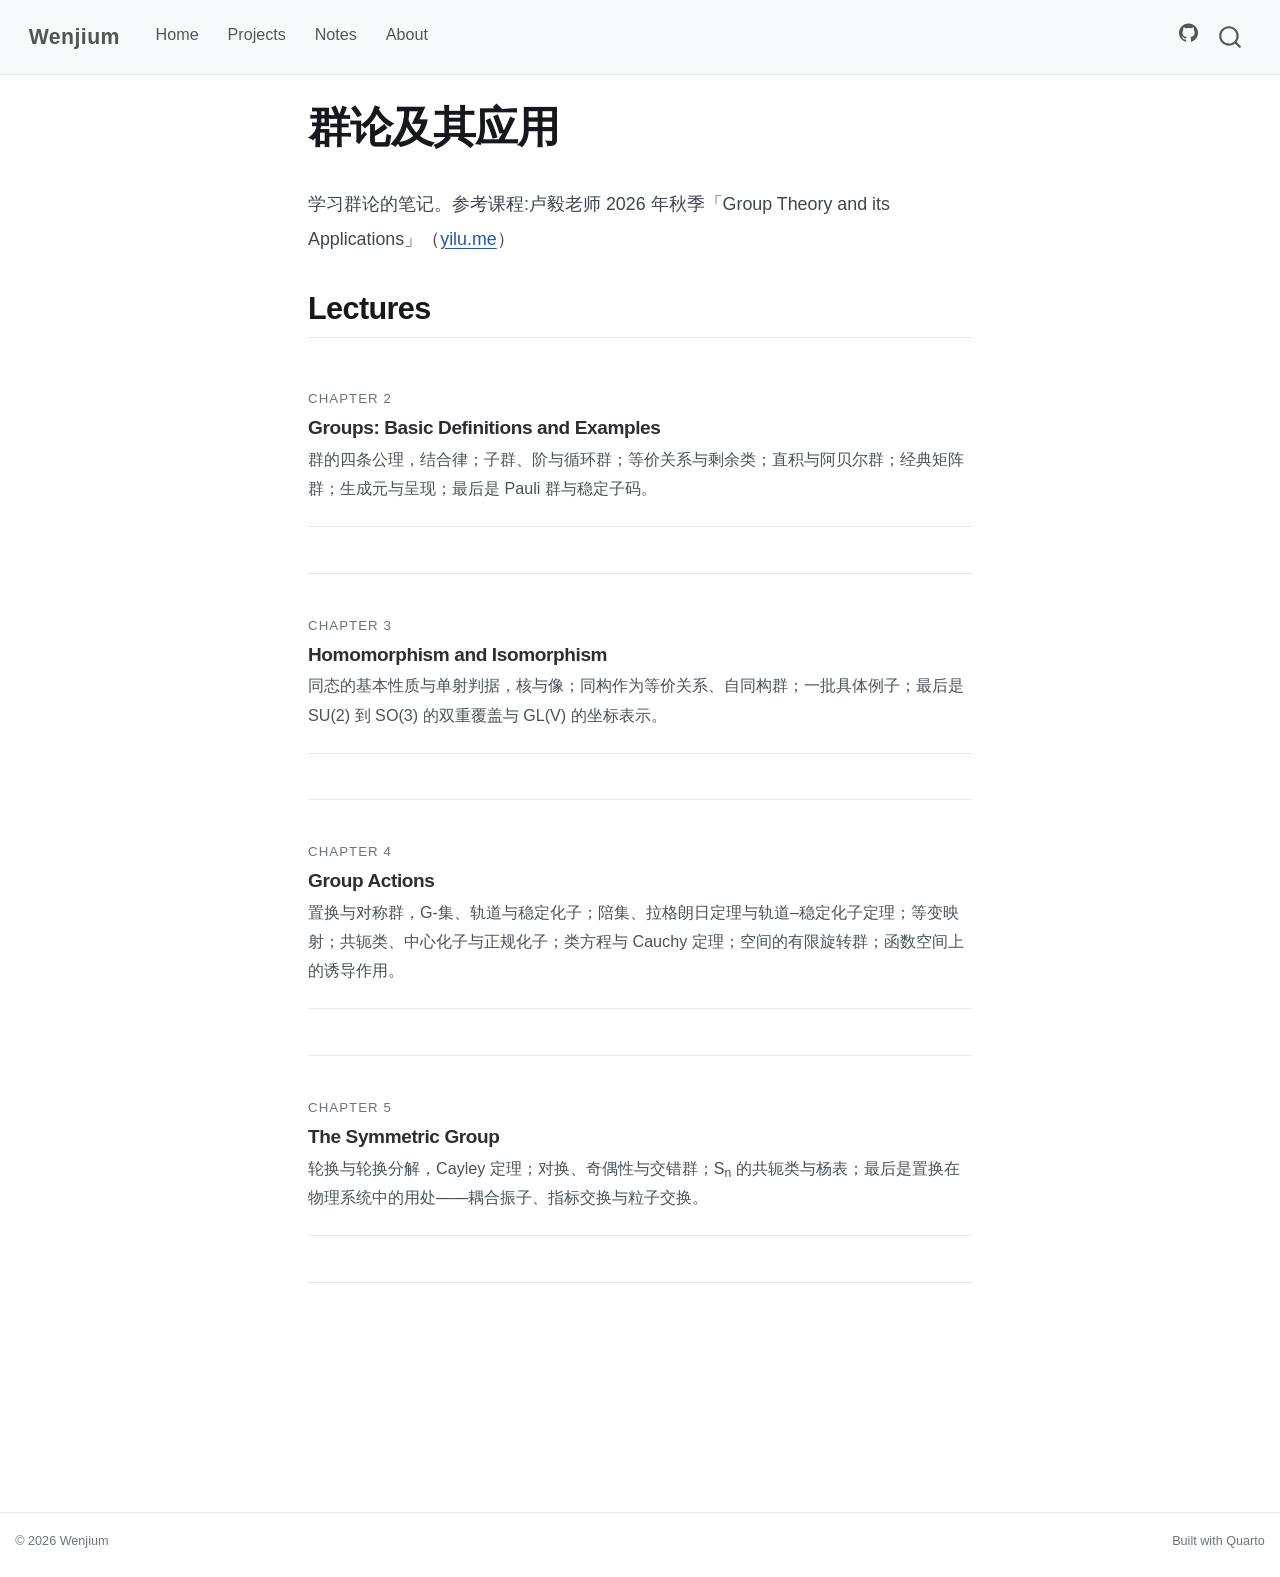
<file: physics-notes/group-theory/index.html>
<!DOCTYPE html>
<html xmlns="http://www.w3.org/1999/xhtml" lang="zh-Hans" xml:lang="zh-Hans"><head>

<meta charset="utf-8">
<meta name="generator" content="quarto-1.11.9">

<meta name="viewport" content="width=device-width, initial-scale=1.0, user-scalable=yes">


<title>群论及其应用 – Wenjium</title>
<style>
/* Default styles provided by pandoc.
** See https://pandoc.org/MANUAL.html#variables-for-html for config info.
*/
span.smallcaps{font-variant: small-caps;}
div.columns{display: flex; gap: 1.5em;}
div.column{flex: auto;}
@media screen {
div.columns{gap: min(4vw, 1.5em);}
div.column{overflow-x: auto;}
}
div.hanging-indent{margin-left: 1.5em; text-indent: -1.5em;}
ul.task-list{list-style: none;}
ul.task-list li input[type="checkbox"] {
  width: 0.8em;
  margin: 0 0.8em 0.2em -1em; /* quarto-specific, see https://github.com/quarto-dev/quarto-cli/issues/4556 */ 
  vertical-align: middle;
}
</style>


<script src="../../site_libs/quarto-nav/quarto-nav.js"></script>
<script src="../../site_libs/quarto-nav/headroom.min.js"></script>
<script src="../../site_libs/clipboard/clipboard.min.js"></script>
<script src="../../site_libs/quarto-search/autocomplete.umd.js"></script>
<script src="../../site_libs/quarto-search/fuse.min.js"></script>
<script src="../../site_libs/quarto-search/quarto-search.js"></script>
<meta name="quarto:offset" content="../../">
<script src="../../site_libs/quarto-html/quarto.js" type="module"></script>
<script src="../../site_libs/quarto-html/tabsets/tabsets.js" type="module"></script>
<script src="../../site_libs/quarto-html/scrollable-regions/scrollable-regions.js" type="module"></script>
<script src="../../site_libs/quarto-html/popper.min.js"></script>
<script src="../../site_libs/quarto-html/tippy.umd.min.js"></script>
<script src="../../site_libs/quarto-html/anchor.min.js"></script>
<link href="../../site_libs/quarto-html/tippy.css" rel="stylesheet">
<link href="../../site_libs/quarto-html/quarto-syntax-highlighting-63b5708e65d6cd79cd7618c58d0c21e7.css" rel="stylesheet" id="quarto-text-highlighting-styles">
<script src="../../site_libs/bootstrap/bootstrap.min.js"></script>
<link href="../../site_libs/bootstrap/bootstrap-icons.css" rel="stylesheet">
<link href="../../site_libs/bootstrap/bootstrap-cb61c712ca1a7fe70a83faed8e4da2d7.min.css" rel="stylesheet" append-hash="true" id="quarto-bootstrap" data-mode="light">
<script id="quarto-search-options" type="application/json">{
  "location": "navbar",
  "copy-button": false,
  "collapse-after": 3,
  "panel-placement": "end",
  "type": "overlay",
  "limit": 50,
  "keyboard-shortcut": [
    "f",
    "/",
    "s"
  ],
  "show-item-context": false,
  "language": {
    "search-no-results-text": "没有结果",
    "search-matching-documents-text": "匹配的文档",
    "search-copy-link-title": "复制搜索链接",
    "search-hide-matches-text": "隐藏其它匹配结果",
    "search-more-match-text": "更多匹配结果",
    "search-more-matches-text": "更多匹配结果",
    "search-clear-button-title": "清除",
    "search-text-placeholder": "",
    "search-detached-cancel-button-title": "取消",
    "search-submit-button-title": "提交",
    "search-label": "搜索"
  }
}</script>
<style>html{ scroll-behavior: smooth; }</style>


<link rel="stylesheet" href="../../styles.css">
</head>

<body class="nav-fixed fullcontent quarto-light"><a id="quarto-skip-link" class="visually-hidden-focusable" href="#quarto-document-content">跳至主要内容</a>

<div id="quarto-search-results"></div>
  <header id="quarto-header" class="headroom fixed-top">
    <nav class="navbar navbar-expand-lg " data-bs-theme="dark" aria-label="网站">
      <div class="navbar-container container-fluid">
      <div class="navbar-brand-container mx-auto">
    <a class="navbar-brand" href="../../index.html">
    <span class="navbar-title">Wenjium</span>
    </a>
  </div>
          <button class="navbar-toggler" type="button" data-bs-toggle="collapse" data-bs-target="#navbarCollapse" aria-controls="navbarCollapse" aria-expanded="false" aria-label="展开或折叠导航栏" onclick="if (window.quartoToggleHeadroom) { window.quartoToggleHeadroom(); }">
  <span class="navbar-toggler-icon"></span>
</button>
          <div class="collapse navbar-collapse" id="navbarCollapse">
            <ul class="navbar-nav navbar-nav-scroll me-auto">
  <li class="nav-item">
    <a class="nav-link" href="../../index.html"> 
<span class="menu-text">Home</span></a>
  </li>  
  <li class="nav-item">
    <a class="nav-link" href="../../projects/index.html"> 
<span class="menu-text">Projects</span></a>
  </li>  
  <li class="nav-item">
    <a class="nav-link" href="../../physics-notes/index.html"> 
<span class="menu-text">Notes</span></a>
  </li>  
  <li class="nav-item">
    <a class="nav-link" href="../../about.html"> 
<span class="menu-text">About</span></a>
  </li>  
</ul>
            <ul class="navbar-nav navbar-nav-scroll ms-auto">
  <li class="nav-item compact">
    <a class="nav-link" href="https://github.com/wenjium88-png"> <i class="bi bi-github" role="img">
</i> 
<span class="menu-text"></span></a>
  </li>  
</ul>
          </div> <!-- /navcollapse -->
            <div class="quarto-navbar-tools">
</div>
            <div id="quarto-search" class="" title="搜索"></div>
      </div> <!-- /container-fluid -->
    </nav>
</header>
<!-- content -->
<div id="quarto-content" class="quarto-container page-columns page-rows-contents page-layout-article page-navbar">
<!-- sidebar -->
<!-- margin-sidebar -->
    
<!-- main -->
<main class="content" id="quarto-document-content" tabindex="-1">

<header id="title-block-header" class="quarto-title-block default">
<div class="quarto-title">
<h1 class="title">群论及其应用</h1>
</div>



<div class="quarto-title-meta">

    
  
    
  </div>
  


</header>


<p class="page-lead">
学习群论的笔记。参考课程:卢毅老师 2026 年秋季「Group Theory and its Applications」（<a href="https://yilu.me/">yilu.me</a>）<br>
</p>
<section id="lectures" class="level2">
<h2 class="anchored" data-anchor-id="lectures">Lectures</h2>
<div class="entry-list">
<a class="entry-item" href="ch02-groups-basic-definitions.html">
<div class="entry-meta">
Chapter 2
</div>
<h3 class="entry-title anchored">
Groups: Basic Definitions and Examples
</h3>
<p class="entry-desc">
群的四条公理，结合律；子群、阶与循环群；等价关系与剩余类；直积与阿贝尔群；经典矩阵群；生成元与呈现；最后是 Pauli 群与稳定子码。
</p>
</a><p><a class="entry-item" href="ch02-groups-basic-definitions.html"></a></p>
<a class="entry-item" href="ch03-homomorphism-and-isomorphism.html">
<div class="entry-meta">
Chapter 3
</div>
<h3 class="entry-title anchored">
Homomorphism and Isomorphism
</h3>
<p class="entry-desc">
同态的基本性质与单射判据，核与像；同构作为等价关系、自同构群；一批具体例子；最后是 SU(2) 到 SO(3) 的双重覆盖与 GL(V) 的坐标表示。
</p>
</a><p><a class="entry-item" href="ch03-homomorphism-and-isomorphism.html"></a></p>
<a class="entry-item" href="ch04-group-actions.html">
<div class="entry-meta">
Chapter 4
</div>
<h3 class="entry-title anchored">
Group Actions
</h3>
<p class="entry-desc">
置换与对称群，G-集、轨道与稳定化子；陪集、拉格朗日定理与轨道–稳定化子定理；等变映射；共轭类、中心化子与正规化子；类方程与 Cauchy 定理；空间的有限旋转群；函数空间上的诱导作用。
</p>
</a><p><a class="entry-item" href="ch04-group-actions.html"></a></p>
<a class="entry-item" href="ch05-the-symmetric-group.html">
<div class="entry-meta">
Chapter 5
</div>
<h3 class="entry-title anchored">
The Symmetric Group
</h3>
<p class="entry-desc">
轮换与轮换分解，Cayley 定理；对换、奇偶性与交错群；S<sub>n</sub> 的共轭类与杨表；最后是置换在物理系统中的用处——耦合振子、指标交换与粒子交换。
</p>
</a><p><a class="entry-item" href="ch05-the-symmetric-group.html"></a></p>
</div>


</section>

</main> <!-- /main -->
<script id="quarto-html-after-body" type="application/javascript">
  window.document.addEventListener("DOMContentLoaded", function (event) {
    const icon = "";
    const anchorJS = new window.AnchorJS();
    anchorJS.options = {
      placement: 'right',
      icon: icon
    };
    anchorJS.add('.anchored');
    const isCodeAnnotation = (el) => {
      for (const clz of el.classList) {
        if (clz.startsWith('code-annotation-')) {                     
          return true;
        }
      }
      return false;
    }
    const onCopySuccess = function(e) {
      // button target
      const button = e.trigger;
      // don't keep focus
      button.blur();
      // flash "checked"
      button.classList.add('code-copy-button-checked');
      var currentTitle = button.getAttribute("title");
      button.setAttribute("title", "已复制");
      let tooltip;
      if (window.bootstrap) {
        button.setAttribute("data-bs-toggle", "tooltip");
        button.setAttribute("data-bs-placement", "left");
        button.setAttribute("data-bs-title", "已复制");
        tooltip = new bootstrap.Tooltip(button, 
          { trigger: "manual", 
            customClass: "code-copy-button-tooltip",
            offset: [0, -8]});
        tooltip.show();    
      }
      setTimeout(function() {
        if (tooltip) {
          tooltip.hide();
          button.removeAttribute("data-bs-title");
          button.removeAttribute("data-bs-toggle");
          button.removeAttribute("data-bs-placement");
        }
        button.setAttribute("title", currentTitle);
        button.classList.remove('code-copy-button-checked');
      }, 1000);
      // clear code selection
      e.clearSelection();
    }
    const getTextToCopy = function(trigger) {
      const outerScaffold = trigger.parentElement.cloneNode(true);
      const codeEl = outerScaffold.querySelector('code');
      for (const childEl of codeEl.children) {
        if (isCodeAnnotation(childEl)) {
          childEl.remove();
        }
      }
      return codeEl.innerText;
    }
    const clipboard = new window.ClipboardJS('.code-copy-button:not([data-in-quarto-modal])', {
      text: getTextToCopy
    });
    clipboard.on('success', onCopySuccess);
    if (window.document.getElementById('quarto-embedded-source-code-modal')) {
      const clipboardModal = new window.ClipboardJS('.code-copy-button[data-in-quarto-modal]', {
        text: getTextToCopy,
        container: window.document.getElementById('quarto-embedded-source-code-modal')
      });
      clipboardModal.on('success', onCopySuccess);
    }
      var localhostRegex = new RegExp(/^(?:http|https):\/\/localhost\:?[0-9]*\//);
      var mailtoRegex = new RegExp(/^mailto:/);
        var filterRegex = new RegExp("https:\/\/wenjium88-png\.github\.io\/my-blog\/");
      var isInternal = (href) => {
          return filterRegex.test(href) || localhostRegex.test(href) || mailtoRegex.test(href);
      }
      // Inspect non-navigation links and adorn them if external
      window.quartoDecorateExternalLinks = function (root) {
     var links = (root || window.document).querySelectorAll('a[href]:not(.nav-link):not(.navbar-brand):not(.toc-action):not(.sidebar-link):not(.sidebar-item-toggle):not(.pagination-link):not(.no-external):not([aria-hidden]):not(.dropdown-item):not(.quarto-navigation-tool):not(.about-link)');
      for (var i=0; i<links.length; i++) {
        const link = links[i];
        if (!isInternal(link.href)) {
          // undo the damage that might have been done by quarto-nav.js in the case of
          // links that we want to consider external
          if (link.dataset.originalHref !== undefined) {
            link.href = link.dataset.originalHref;
          }
          if (!link.classList.contains('no-external-icon')) {
          }
        }
      }
      };
      window.quartoDecorateExternalLinks(window.document);
    // Esc closes the popup (WCAG 1.4.13) and focus leaving both trigger and
    // popup closes it (WCAG 2.4.11); tippy handles neither for interactive popups.
    const hideOnEscAndFocusOut = {
      name: 'hideOnEscAndFocusOut',
      defaultValue: true,
      fn(instance) {
        const dismiss = () => {
          // A show scheduled by the trigger delay would otherwise reopen it
          instance.clearDelayTimeouts();
          instance.hide();
        };
        const onKeyDown = (event) => {
          if (event.key !== 'Escape') {
            return;
          }
          // Keep Esc from also reaching page handlers (e.g. reveal.js overview),
          // except an open reveal.js slide menu, which Esc should close too.
          // The menu handles keys only when its keyboard option is on.
          const menuHandlesEsc = window.Reveal?.getPlugin?.('menu')?.isOpen() &&
            window.Reveal.getConfig().menu?.keyboard !== false;
          if (!menuHandlesEsc) {
            event.stopPropagation();
          }
          if (instance.popper.contains(window.document.activeElement)) {
            // Disabled while refocusing so the focus trigger does not reopen it
            instance.disable();
            instance.reference.focus();
            instance.enable();
          }
          dismiss();
        };
        const onFocusOut = (event) => {
          const target = event.relatedTarget;
          if (target && !instance.reference.contains(target) &&
              !instance.popper.contains(target)) {
            dismiss();
          }
        };
        // On the trigger too: a click trigger (code-annotations: select) has no
        // blur handling. Attached for the instance's lifetime so leaving the
        // trigger also cancels a show still pending on the trigger delay.
        instance.reference.addEventListener('focusout', onFocusOut);
        return {
          onShow() {
            window.document.addEventListener('keydown', onKeyDown, true);
            instance.popper.addEventListener('focusout', onFocusOut);
          },
          onHide() {
            window.document.removeEventListener('keydown', onKeyDown, true);
            instance.popper.removeEventListener('focusout', onFocusOut);
          },
          onDestroy() {
            instance.reference.removeEventListener('focusout', onFocusOut);
          },
        };
      },
    };
    function tippyHover(el, contentFn, onTriggerFn, onUntriggerFn) {
      const config = {
        allowHTML: true,
        maxWidth: 500,
        delay: 100,
        arrow: false,
        appendTo: function(el) {
            return el.parentElement;
        },
        interactive: true,
        interactiveBorder: 10,
        theme: 'quarto',
        placement: 'bottom-start',
        plugins: [hideOnEscAndFocusOut],
      };
      if (contentFn) {
        config.content = contentFn;
      }
      if (onTriggerFn) {
        config.onTrigger = onTriggerFn;
      }
      if (onUntriggerFn) {
        config.onUntrigger = onUntriggerFn;
      }
      window.tippy(el, config); 
    }
    const noterefs = window.document.querySelectorAll('a[role="doc-noteref"]');
    for (var i=0; i<noterefs.length; i++) {
      const ref = noterefs[i];
      tippyHover(ref, function() {
        // use id or data attribute instead here
        let href = ref.getAttribute('data-footnote-href') || ref.getAttribute('href');
        try { href = new URL(href).hash; } catch {}
        const id = href.replace(/^#\/?/, "");
        const note = window.document.getElementById(id);
        if (note) {
          return note.innerHTML;
        } else {
          return "";
        }
      });
    }
    const xrefs = window.document.querySelectorAll('a.quarto-xref');
    const processXRef = (id, note) => {
      // Strip column container classes
      const stripColumnClz = (el) => {
        el.classList.remove("page-full", "page-columns");
        if (el.children) {
          for (const child of el.children) {
            stripColumnClz(child);
          }
        }
      }
      stripColumnClz(note)
      if (id === null || id.startsWith('sec-')) {
        // Special case sections, only their first couple elements
        const container = document.createElement("div");
        if (note.children && note.children.length > 2) {
          container.appendChild(note.children[0].cloneNode(true));
          for (let i = 1; i < note.children.length; i++) {
            const child = note.children[i];
            if (child.tagName === "P" && child.innerText === "") {
              continue;
            } else {
              container.appendChild(child.cloneNode(true));
              break;
            }
          }
          if (window.Quarto?.typesetMath) {
            window.Quarto.typesetMath(container);
          }
          return container.innerHTML
        } else {
          if (window.Quarto?.typesetMath) {
            window.Quarto.typesetMath(note);
          }
          return note.innerHTML;
        }
      } else {
        // Remove any anchor links if they are present
        const anchorLink = note.querySelector('a.anchorjs-link');
        if (anchorLink) {
          anchorLink.remove();
        }
        if (window.Quarto?.typesetMath) {
          window.Quarto.typesetMath(note);
        }
        if (note.classList.contains("callout")) {
          return note.outerHTML;
        } else {
          return note.innerHTML;
        }
      }
    }
    for (var i=0; i<xrefs.length; i++) {
      const xref = xrefs[i];
      tippyHover(xref, undefined, function(instance) {
        instance.disable();
        let url = xref.getAttribute('href');
        let hash = undefined; 
        if (url.startsWith('#')) {
          hash = url;
        } else {
          try { hash = new URL(url).hash; } catch {}
        }
        if (hash) {
          const id = hash.replace(/^#\/?/, "");
          const note = window.document.getElementById(id);
          if (note !== null) {
            try {
              const html = processXRef(id, note.cloneNode(true));
              instance.setContent(html);
            } finally {
              instance.enable();
              instance.show();
            }
          } else {
            // See if we can fetch this
            fetch(url.split('#')[0])
            .then(res => res.text())
            .then(html => {
              const parser = new DOMParser();
              const htmlDoc = parser.parseFromString(html, "text/html");
              const note = htmlDoc.getElementById(id);
              if (note !== null) {
                const html = processXRef(id, note);
                instance.setContent(html);
              } 
            }).finally(() => {
              instance.enable();
              instance.show();
            });
          }
        } else {
          // See if we can fetch a full url (with no hash to target)
          // This is a special case and we should probably do some content thinning / targeting
          fetch(url)
          .then(res => res.text())
          .then(html => {
            const parser = new DOMParser();
            const htmlDoc = parser.parseFromString(html, "text/html");
            const note = htmlDoc.querySelector('main.content');
            if (note !== null) {
              // This should only happen for chapter cross references
              // (since there is no id in the URL)
              // remove the first header
              if (note.children.length > 0 && note.children[0].tagName === "HEADER") {
                note.children[0].remove();
              }
              const html = processXRef(null, note);
              instance.setContent(html);
            } 
          }).finally(() => {
            instance.enable();
            instance.show();
          });
        }
      }, function(instance) {
      });
    }
        let selectedAnnoteEl;
        const selectorForAnnotation = ( cell, annotation) => {
          let cellAttr = 'data-code-cell="' + cell + '"';
          let lineAttr = 'data-code-annotation="' +  annotation + '"';
          const selector = 'span[' + cellAttr + '][' + lineAttr + ']';
          return selector;
        }
        const selectCodeLines = (annoteEl) => {
          const doc = window.document;
          const targetCell = annoteEl.getAttribute("data-target-cell");
          const targetAnnotation = annoteEl.getAttribute("data-target-annotation");
          const annoteSpan = window.document.querySelector(selectorForAnnotation(targetCell, targetAnnotation));
          const lines = annoteSpan.getAttribute("data-code-lines").split(",");
          const lineIds = lines.map((line) => {
            return targetCell + "-" + line;
          })
          // Each band is positioned against its own containing block, which is
          // not the offsetParent of the lines, so place it from client rects.
          const placeBand = (band, firstEl, lastEl, codeBlock) => {
            const container = band.offsetParent;
            if (container === null) {
              return;
            }
            const containerRect = container.getBoundingClientRect();
            // Reveal.js scales slides with a transform, so convert client
            // pixels back to the CSS pixels of the container.
            const scale = containerRect.height / container.offsetHeight || 1;
            const firstRect = firstEl.getBoundingClientRect();
            const lastRect = lastEl.getBoundingClientRect();
            const top = (firstRect.top - containerRect.top) / scale - container.clientTop + container.scrollTop;
            const height = (lastRect.bottom - firstRect.top) / scale;
            band.style.top = top - 2 + "px";
            band.style.height = height + 4 + "px";
            if (codeBlock) {
              // Without the copy button wrapper, the containing block is wider
              // than the code block, so span the code block explicitly.
              const blockRect = codeBlock.getBoundingClientRect();
              band.style.left = (blockRect.left - containerRect.left) / scale - container.clientLeft + container.scrollLeft + "px";
              band.style.width = blockRect.width / scale + "px";
            }
          };
          if (lineIds.length > 0) {
            const el = window.document.getElementById(lineIds[0]);
            const lastEl = window.document.getElementById(lineIds[lineIds.length - 1]);
            const parent = el.parentElement.parentElement;
            // cook up a div (if necessary) and position it
            let div = window.document.getElementById("code-annotation-line-highlight");
            if (div === null) {
              div = window.document.createElement("div");
              div.setAttribute("id", "code-annotation-line-highlight");
              div.style.position = 'absolute';
              parent.appendChild(div);
            }
            placeBand(div, el, lastEl, parent.closest("div.sourceCode") || parent);
            let gutterDiv = window.document.getElementById("code-annotation-line-highlight-gutter");
            if (gutterDiv === null) {
              gutterDiv = window.document.createElement("div");
              gutterDiv.setAttribute("id", "code-annotation-line-highlight-gutter");
              gutterDiv.style.position = 'absolute';
              const codeCell = window.document.getElementById(targetCell);
              const gutter = codeCell.querySelector('.code-annotation-gutter');
              gutter.appendChild(gutterDiv);
            }
            placeBand(gutterDiv, el, lastEl);
            selectedAnnoteEl = annoteEl;
          }
        };
        const unselectCodeLines = () => {
          const elementsIds = ["code-annotation-line-highlight", "code-annotation-line-highlight-gutter"];
          elementsIds.forEach((elId) => {
            const div = window.document.getElementById(elId);
            if (div) {
              div.remove();
            }
          });
          selectedAnnoteEl = undefined;
        };
          // Handle positioning of the toggle
      window.addEventListener(
        "resize",
        throttle(() => {
          elRect = undefined;
          if (selectedAnnoteEl) {
            selectCodeLines(selectedAnnoteEl);
          }
        }, 10)
      );
      function throttle(fn, ms) {
      let throttle = false;
      let timer;
        return (...args) => {
          if(!throttle) { // first call gets through
              fn.apply(this, args);
              throttle = true;
          } else { // all the others get throttled
              if(timer) clearTimeout(timer); // cancel #2
              timer = setTimeout(() => {
                fn.apply(this, args);
                timer = throttle = false;
              }, ms);
          }
        };
      }
        // Attach click handler to the DT
        const annoteDls = window.document.querySelectorAll('dt[data-target-cell]');
        for (const annoteDlNode of annoteDls) {
          annoteDlNode.addEventListener('click', (event) => {
            const clickedEl = event.target;
            if (clickedEl !== selectedAnnoteEl) {
              unselectCodeLines();
              const activeEl = window.document.querySelector('dt[data-target-cell].code-annotation-active');
              if (activeEl) {
                activeEl.classList.remove('code-annotation-active');
              }
              selectCodeLines(clickedEl);
              clickedEl.classList.add('code-annotation-active');
            } else {
              // Unselect the line
              unselectCodeLines();
              clickedEl.classList.remove('code-annotation-active');
            }
          });
        }
    const findCites = (el) => {
      const parentEl = el.parentElement;
      if (parentEl) {
        const cites = parentEl.dataset.cites;
        if (cites) {
          return {
            el,
            cites: cites.split(' ')
          };
        } else {
          return findCites(el.parentElement)
        }
      } else {
        return undefined;
      }
    };
    var bibliorefs = window.document.querySelectorAll('a[role="doc-biblioref"]');
    for (var i=0; i<bibliorefs.length; i++) {
      const ref = bibliorefs[i];
      const citeInfo = findCites(ref);
      if (citeInfo) {
        tippyHover(citeInfo.el, function() {
          var popup = window.document.createElement('div');
          citeInfo.cites.forEach(function(cite) {
            var citeDiv = window.document.createElement('div');
            citeDiv.classList.add('hanging-indent');
            citeDiv.classList.add('csl-entry');
            var biblioDiv = window.document.getElementById('ref-' + cite);
            if (biblioDiv) {
              citeDiv.innerHTML = biblioDiv.innerHTML;
            }
            popup.appendChild(citeDiv);
          });
          return popup.innerHTML;
        });
      }
    }
  });
  </script>
  <script type="application/javascript">
  window.quartoScrollableRegionsLabels = {"code":"可滚动的代码","output":"可滚动的输出"};
  </script>
</div> <!-- /content -->
<footer class="footer">
  <div class="nav-footer">
    <div class="nav-footer-left">
<p>© 2026 Wenjium</p>
</div>   
    <div class="nav-footer-center">
      &nbsp;
    </div>
    <div class="nav-footer-right">
<p>Built with Quarto</p>
</div>
  </div>
</footer>




<script src="../../site_libs/quarto-html/zenscroll-min.js"></script>
</body></html>
</file>
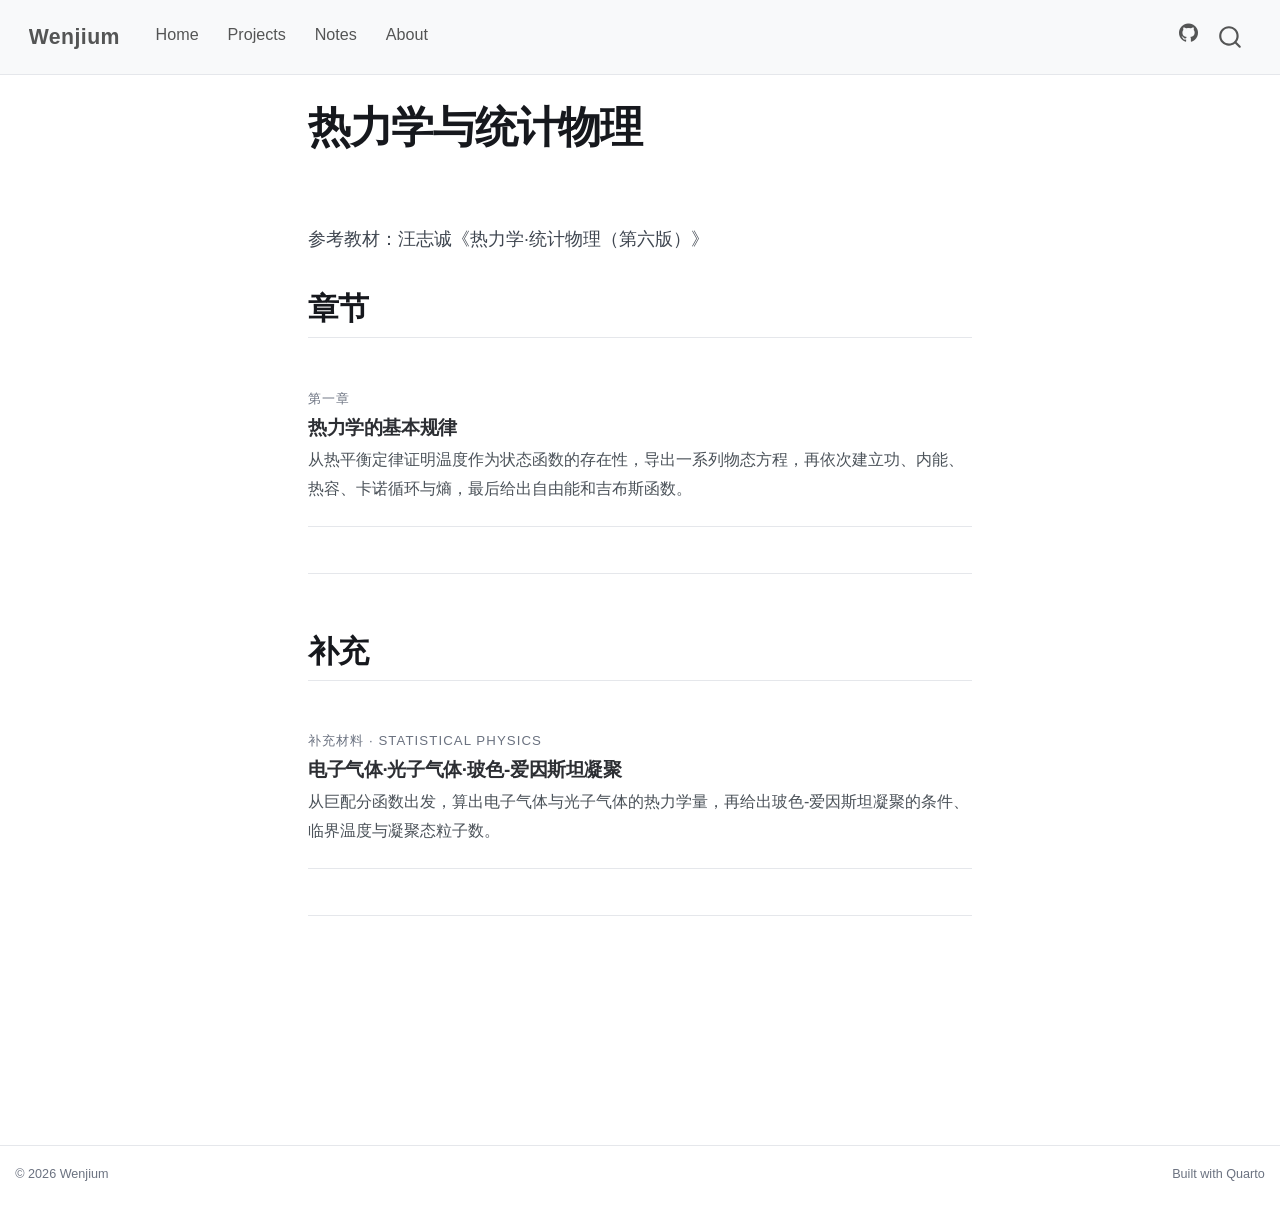
<file: physics-notes/thermodynamics/index.html>
<!DOCTYPE html>
<html xmlns="http://www.w3.org/1999/xhtml" lang="zh-Hans" xml:lang="zh-Hans"><head>

<meta charset="utf-8">
<meta name="generator" content="quarto-1.11.9">

<meta name="viewport" content="width=device-width, initial-scale=1.0, user-scalable=yes">


<title>热力学与统计物理 – Wenjium</title>
<style>
/* Default styles provided by pandoc.
** See https://pandoc.org/MANUAL.html#variables-for-html for config info.
*/
span.smallcaps{font-variant: small-caps;}
div.columns{display: flex; gap: 1.5em;}
div.column{flex: auto;}
@media screen {
div.columns{gap: min(4vw, 1.5em);}
div.column{overflow-x: auto;}
}
div.hanging-indent{margin-left: 1.5em; text-indent: -1.5em;}
ul.task-list{list-style: none;}
ul.task-list li input[type="checkbox"] {
  width: 0.8em;
  margin: 0 0.8em 0.2em -1em; /* quarto-specific, see https://github.com/quarto-dev/quarto-cli/issues/4556 */ 
  vertical-align: middle;
}
</style>


<script src="../../site_libs/quarto-nav/quarto-nav.js"></script>
<script src="../../site_libs/quarto-nav/headroom.min.js"></script>
<script src="../../site_libs/clipboard/clipboard.min.js"></script>
<script src="../../site_libs/quarto-search/autocomplete.umd.js"></script>
<script src="../../site_libs/quarto-search/fuse.min.js"></script>
<script src="../../site_libs/quarto-search/quarto-search.js"></script>
<meta name="quarto:offset" content="../../">
<script src="../../site_libs/quarto-html/quarto.js" type="module"></script>
<script src="../../site_libs/quarto-html/tabsets/tabsets.js" type="module"></script>
<script src="../../site_libs/quarto-html/scrollable-regions/scrollable-regions.js" type="module"></script>
<script src="../../site_libs/quarto-html/popper.min.js"></script>
<script src="../../site_libs/quarto-html/tippy.umd.min.js"></script>
<script src="../../site_libs/quarto-html/anchor.min.js"></script>
<link href="../../site_libs/quarto-html/tippy.css" rel="stylesheet">
<link href="../../site_libs/quarto-html/quarto-syntax-highlighting-63b5708e65d6cd79cd7618c58d0c21e7.css" rel="stylesheet" id="quarto-text-highlighting-styles">
<script src="../../site_libs/bootstrap/bootstrap.min.js"></script>
<link href="../../site_libs/bootstrap/bootstrap-icons.css" rel="stylesheet">
<link href="../../site_libs/bootstrap/bootstrap-cb61c712ca1a7fe70a83faed8e4da2d7.min.css" rel="stylesheet" append-hash="true" id="quarto-bootstrap" data-mode="light">
<script id="quarto-search-options" type="application/json">{
  "location": "navbar",
  "copy-button": false,
  "collapse-after": 3,
  "panel-placement": "end",
  "type": "overlay",
  "limit": 50,
  "keyboard-shortcut": [
    "f",
    "/",
    "s"
  ],
  "show-item-context": false,
  "language": {
    "search-no-results-text": "没有结果",
    "search-matching-documents-text": "匹配的文档",
    "search-copy-link-title": "复制搜索链接",
    "search-hide-matches-text": "隐藏其它匹配结果",
    "search-more-match-text": "更多匹配结果",
    "search-more-matches-text": "更多匹配结果",
    "search-clear-button-title": "清除",
    "search-text-placeholder": "",
    "search-detached-cancel-button-title": "取消",
    "search-submit-button-title": "提交",
    "search-label": "搜索"
  }
}</script>
<style>html{ scroll-behavior: smooth; }</style>


<link rel="stylesheet" href="../../styles.css">
</head>

<body class="nav-fixed fullcontent quarto-light"><a id="quarto-skip-link" class="visually-hidden-focusable" href="#quarto-document-content">跳至主要内容</a>

<div id="quarto-search-results"></div>
  <header id="quarto-header" class="headroom fixed-top">
    <nav class="navbar navbar-expand-lg " data-bs-theme="dark" aria-label="网站">
      <div class="navbar-container container-fluid">
      <div class="navbar-brand-container mx-auto">
    <a class="navbar-brand" href="../../index.html">
    <span class="navbar-title">Wenjium</span>
    </a>
  </div>
          <button class="navbar-toggler" type="button" data-bs-toggle="collapse" data-bs-target="#navbarCollapse" aria-controls="navbarCollapse" aria-expanded="false" aria-label="展开或折叠导航栏" onclick="if (window.quartoToggleHeadroom) { window.quartoToggleHeadroom(); }">
  <span class="navbar-toggler-icon"></span>
</button>
          <div class="collapse navbar-collapse" id="navbarCollapse">
            <ul class="navbar-nav navbar-nav-scroll me-auto">
  <li class="nav-item">
    <a class="nav-link" href="../../index.html"> 
<span class="menu-text">Home</span></a>
  </li>  
  <li class="nav-item">
    <a class="nav-link" href="../../projects/index.html"> 
<span class="menu-text">Projects</span></a>
  </li>  
  <li class="nav-item">
    <a class="nav-link" href="../../physics-notes/index.html"> 
<span class="menu-text">Notes</span></a>
  </li>  
  <li class="nav-item">
    <a class="nav-link" href="../../about.html"> 
<span class="menu-text">About</span></a>
  </li>  
</ul>
            <ul class="navbar-nav navbar-nav-scroll ms-auto">
  <li class="nav-item compact">
    <a class="nav-link" href="https://github.com/wenjium88-png"> <i class="bi bi-github" role="img">
</i> 
<span class="menu-text"></span></a>
  </li>  
</ul>
          </div> <!-- /navcollapse -->
            <div class="quarto-navbar-tools">
</div>
            <div id="quarto-search" class="" title="搜索"></div>
      </div> <!-- /container-fluid -->
    </nav>
</header>
<!-- content -->
<div id="quarto-content" class="quarto-container page-columns page-rows-contents page-layout-article page-navbar">
<!-- sidebar -->
<!-- margin-sidebar -->
    
<!-- main -->
<main class="content" id="quarto-document-content" tabindex="-1">

<header id="title-block-header" class="quarto-title-block default">
<div class="quarto-title">
<h1 class="title">热力学与统计物理</h1>
</div>



<div class="quarto-title-meta">

    
  
    
  </div>
  


</header>


<p class="page-lead">
<br> 参考教材：汪志诚《热力学·统计物理（第六版）》
</p>
<section id="章节" class="level2">
<h2 class="anchored" data-anchor-id="章节">章节</h2>
<div class="entry-list">
<a class="entry-item" href="ch01-basic-laws.html">
<div class="entry-meta">
第一章
</div>
<h3 class="entry-title anchored">
热力学的基本规律
</h3>
<p class="entry-desc">
从热平衡定律证明温度作为状态函数的存在性，导出一系列物态方程，再依次建立功、内能、热容、卡诺循环与熵，最后给出自由能和吉布斯函数。
</p>
</a><p><a class="entry-item" href="ch01-basic-laws.html"></a></p>
</div>
</section>
<section id="补充" class="level2">
<h2 class="anchored" data-anchor-id="补充">补充</h2>
<div class="entry-list">
<a class="entry-item" href="ensemble_examples.html">
<div class="entry-meta">
补充材料 · Statistical Physics
</div>
<h3 class="entry-title anchored">
电子气体·光子气体·玻色-爱因斯坦凝聚
</h3>
<p class="entry-desc">
从巨配分函数出发，算出电子气体与光子气体的热力学量，再给出玻色-爱因斯坦凝聚的条件、临界温度与凝聚态粒子数。
</p>
</a><p><a class="entry-item" href="ensemble_examples.html"></a></p>
</div>


</section>

</main> <!-- /main -->
<script id="quarto-html-after-body" type="application/javascript">
  window.document.addEventListener("DOMContentLoaded", function (event) {
    const icon = "";
    const anchorJS = new window.AnchorJS();
    anchorJS.options = {
      placement: 'right',
      icon: icon
    };
    anchorJS.add('.anchored');
    const isCodeAnnotation = (el) => {
      for (const clz of el.classList) {
        if (clz.startsWith('code-annotation-')) {                     
          return true;
        }
      }
      return false;
    }
    const onCopySuccess = function(e) {
      // button target
      const button = e.trigger;
      // don't keep focus
      button.blur();
      // flash "checked"
      button.classList.add('code-copy-button-checked');
      var currentTitle = button.getAttribute("title");
      button.setAttribute("title", "已复制");
      let tooltip;
      if (window.bootstrap) {
        button.setAttribute("data-bs-toggle", "tooltip");
        button.setAttribute("data-bs-placement", "left");
        button.setAttribute("data-bs-title", "已复制");
        tooltip = new bootstrap.Tooltip(button, 
          { trigger: "manual", 
            customClass: "code-copy-button-tooltip",
            offset: [0, -8]});
        tooltip.show();    
      }
      setTimeout(function() {
        if (tooltip) {
          tooltip.hide();
          button.removeAttribute("data-bs-title");
          button.removeAttribute("data-bs-toggle");
          button.removeAttribute("data-bs-placement");
        }
        button.setAttribute("title", currentTitle);
        button.classList.remove('code-copy-button-checked');
      }, 1000);
      // clear code selection
      e.clearSelection();
    }
    const getTextToCopy = function(trigger) {
      const outerScaffold = trigger.parentElement.cloneNode(true);
      const codeEl = outerScaffold.querySelector('code');
      for (const childEl of codeEl.children) {
        if (isCodeAnnotation(childEl)) {
          childEl.remove();
        }
      }
      return codeEl.innerText;
    }
    const clipboard = new window.ClipboardJS('.code-copy-button:not([data-in-quarto-modal])', {
      text: getTextToCopy
    });
    clipboard.on('success', onCopySuccess);
    if (window.document.getElementById('quarto-embedded-source-code-modal')) {
      const clipboardModal = new window.ClipboardJS('.code-copy-button[data-in-quarto-modal]', {
        text: getTextToCopy,
        container: window.document.getElementById('quarto-embedded-source-code-modal')
      });
      clipboardModal.on('success', onCopySuccess);
    }
      var localhostRegex = new RegExp(/^(?:http|https):\/\/localhost\:?[0-9]*\//);
      var mailtoRegex = new RegExp(/^mailto:/);
        var filterRegex = new RegExp("https:\/\/wenjium88-png\.github\.io\/my-blog\/");
      var isInternal = (href) => {
          return filterRegex.test(href) || localhostRegex.test(href) || mailtoRegex.test(href);
      }
      // Inspect non-navigation links and adorn them if external
      window.quartoDecorateExternalLinks = function (root) {
     var links = (root || window.document).querySelectorAll('a[href]:not(.nav-link):not(.navbar-brand):not(.toc-action):not(.sidebar-link):not(.sidebar-item-toggle):not(.pagination-link):not(.no-external):not([aria-hidden]):not(.dropdown-item):not(.quarto-navigation-tool):not(.about-link)');
      for (var i=0; i<links.length; i++) {
        const link = links[i];
        if (!isInternal(link.href)) {
          // undo the damage that might have been done by quarto-nav.js in the case of
          // links that we want to consider external
          if (link.dataset.originalHref !== undefined) {
            link.href = link.dataset.originalHref;
          }
          if (!link.classList.contains('no-external-icon')) {
          }
        }
      }
      };
      window.quartoDecorateExternalLinks(window.document);
    // Esc closes the popup (WCAG 1.4.13) and focus leaving both trigger and
    // popup closes it (WCAG 2.4.11); tippy handles neither for interactive popups.
    const hideOnEscAndFocusOut = {
      name: 'hideOnEscAndFocusOut',
      defaultValue: true,
      fn(instance) {
        const dismiss = () => {
          // A show scheduled by the trigger delay would otherwise reopen it
          instance.clearDelayTimeouts();
          instance.hide();
        };
        const onKeyDown = (event) => {
          if (event.key !== 'Escape') {
            return;
          }
          // Keep Esc from also reaching page handlers (e.g. reveal.js overview),
          // except an open reveal.js slide menu, which Esc should close too.
          // The menu handles keys only when its keyboard option is on.
          const menuHandlesEsc = window.Reveal?.getPlugin?.('menu')?.isOpen() &&
            window.Reveal.getConfig().menu?.keyboard !== false;
          if (!menuHandlesEsc) {
            event.stopPropagation();
          }
          if (instance.popper.contains(window.document.activeElement)) {
            // Disabled while refocusing so the focus trigger does not reopen it
            instance.disable();
            instance.reference.focus();
            instance.enable();
          }
          dismiss();
        };
        const onFocusOut = (event) => {
          const target = event.relatedTarget;
          if (target && !instance.reference.contains(target) &&
              !instance.popper.contains(target)) {
            dismiss();
          }
        };
        // On the trigger too: a click trigger (code-annotations: select) has no
        // blur handling. Attached for the instance's lifetime so leaving the
        // trigger also cancels a show still pending on the trigger delay.
        instance.reference.addEventListener('focusout', onFocusOut);
        return {
          onShow() {
            window.document.addEventListener('keydown', onKeyDown, true);
            instance.popper.addEventListener('focusout', onFocusOut);
          },
          onHide() {
            window.document.removeEventListener('keydown', onKeyDown, true);
            instance.popper.removeEventListener('focusout', onFocusOut);
          },
          onDestroy() {
            instance.reference.removeEventListener('focusout', onFocusOut);
          },
        };
      },
    };
    function tippyHover(el, contentFn, onTriggerFn, onUntriggerFn) {
      const config = {
        allowHTML: true,
        maxWidth: 500,
        delay: 100,
        arrow: false,
        appendTo: function(el) {
            return el.parentElement;
        },
        interactive: true,
        interactiveBorder: 10,
        theme: 'quarto',
        placement: 'bottom-start',
        plugins: [hideOnEscAndFocusOut],
      };
      if (contentFn) {
        config.content = contentFn;
      }
      if (onTriggerFn) {
        config.onTrigger = onTriggerFn;
      }
      if (onUntriggerFn) {
        config.onUntrigger = onUntriggerFn;
      }
      window.tippy(el, config); 
    }
    const noterefs = window.document.querySelectorAll('a[role="doc-noteref"]');
    for (var i=0; i<noterefs.length; i++) {
      const ref = noterefs[i];
      tippyHover(ref, function() {
        // use id or data attribute instead here
        let href = ref.getAttribute('data-footnote-href') || ref.getAttribute('href');
        try { href = new URL(href).hash; } catch {}
        const id = href.replace(/^#\/?/, "");
        const note = window.document.getElementById(id);
        if (note) {
          return note.innerHTML;
        } else {
          return "";
        }
      });
    }
    const xrefs = window.document.querySelectorAll('a.quarto-xref');
    const processXRef = (id, note) => {
      // Strip column container classes
      const stripColumnClz = (el) => {
        el.classList.remove("page-full", "page-columns");
        if (el.children) {
          for (const child of el.children) {
            stripColumnClz(child);
          }
        }
      }
      stripColumnClz(note)
      if (id === null || id.startsWith('sec-')) {
        // Special case sections, only their first couple elements
        const container = document.createElement("div");
        if (note.children && note.children.length > 2) {
          container.appendChild(note.children[0].cloneNode(true));
          for (let i = 1; i < note.children.length; i++) {
            const child = note.children[i];
            if (child.tagName === "P" && child.innerText === "") {
              continue;
            } else {
              container.appendChild(child.cloneNode(true));
              break;
            }
          }
          if (window.Quarto?.typesetMath) {
            window.Quarto.typesetMath(container);
          }
          return container.innerHTML
        } else {
          if (window.Quarto?.typesetMath) {
            window.Quarto.typesetMath(note);
          }
          return note.innerHTML;
        }
      } else {
        // Remove any anchor links if they are present
        const anchorLink = note.querySelector('a.anchorjs-link');
        if (anchorLink) {
          anchorLink.remove();
        }
        if (window.Quarto?.typesetMath) {
          window.Quarto.typesetMath(note);
        }
        if (note.classList.contains("callout")) {
          return note.outerHTML;
        } else {
          return note.innerHTML;
        }
      }
    }
    for (var i=0; i<xrefs.length; i++) {
      const xref = xrefs[i];
      tippyHover(xref, undefined, function(instance) {
        instance.disable();
        let url = xref.getAttribute('href');
        let hash = undefined; 
        if (url.startsWith('#')) {
          hash = url;
        } else {
          try { hash = new URL(url).hash; } catch {}
        }
        if (hash) {
          const id = hash.replace(/^#\/?/, "");
          const note = window.document.getElementById(id);
          if (note !== null) {
            try {
              const html = processXRef(id, note.cloneNode(true));
              instance.setContent(html);
            } finally {
              instance.enable();
              instance.show();
            }
          } else {
            // See if we can fetch this
            fetch(url.split('#')[0])
            .then(res => res.text())
            .then(html => {
              const parser = new DOMParser();
              const htmlDoc = parser.parseFromString(html, "text/html");
              const note = htmlDoc.getElementById(id);
              if (note !== null) {
                const html = processXRef(id, note);
                instance.setContent(html);
              } 
            }).finally(() => {
              instance.enable();
              instance.show();
            });
          }
        } else {
          // See if we can fetch a full url (with no hash to target)
          // This is a special case and we should probably do some content thinning / targeting
          fetch(url)
          .then(res => res.text())
          .then(html => {
            const parser = new DOMParser();
            const htmlDoc = parser.parseFromString(html, "text/html");
            const note = htmlDoc.querySelector('main.content');
            if (note !== null) {
              // This should only happen for chapter cross references
              // (since there is no id in the URL)
              // remove the first header
              if (note.children.length > 0 && note.children[0].tagName === "HEADER") {
                note.children[0].remove();
              }
              const html = processXRef(null, note);
              instance.setContent(html);
            } 
          }).finally(() => {
            instance.enable();
            instance.show();
          });
        }
      }, function(instance) {
      });
    }
        let selectedAnnoteEl;
        const selectorForAnnotation = ( cell, annotation) => {
          let cellAttr = 'data-code-cell="' + cell + '"';
          let lineAttr = 'data-code-annotation="' +  annotation + '"';
          const selector = 'span[' + cellAttr + '][' + lineAttr + ']';
          return selector;
        }
        const selectCodeLines = (annoteEl) => {
          const doc = window.document;
          const targetCell = annoteEl.getAttribute("data-target-cell");
          const targetAnnotation = annoteEl.getAttribute("data-target-annotation");
          const annoteSpan = window.document.querySelector(selectorForAnnotation(targetCell, targetAnnotation));
          const lines = annoteSpan.getAttribute("data-code-lines").split(",");
          const lineIds = lines.map((line) => {
            return targetCell + "-" + line;
          })
          // Each band is positioned against its own containing block, which is
          // not the offsetParent of the lines, so place it from client rects.
          const placeBand = (band, firstEl, lastEl, codeBlock) => {
            const container = band.offsetParent;
            if (container === null) {
              return;
            }
            const containerRect = container.getBoundingClientRect();
            // Reveal.js scales slides with a transform, so convert client
            // pixels back to the CSS pixels of the container.
            const scale = containerRect.height / container.offsetHeight || 1;
            const firstRect = firstEl.getBoundingClientRect();
            const lastRect = lastEl.getBoundingClientRect();
            const top = (firstRect.top - containerRect.top) / scale - container.clientTop + container.scrollTop;
            const height = (lastRect.bottom - firstRect.top) / scale;
            band.style.top = top - 2 + "px";
            band.style.height = height + 4 + "px";
            if (codeBlock) {
              // Without the copy button wrapper, the containing block is wider
              // than the code block, so span the code block explicitly.
              const blockRect = codeBlock.getBoundingClientRect();
              band.style.left = (blockRect.left - containerRect.left) / scale - container.clientLeft + container.scrollLeft + "px";
              band.style.width = blockRect.width / scale + "px";
            }
          };
          if (lineIds.length > 0) {
            const el = window.document.getElementById(lineIds[0]);
            const lastEl = window.document.getElementById(lineIds[lineIds.length - 1]);
            const parent = el.parentElement.parentElement;
            // cook up a div (if necessary) and position it
            let div = window.document.getElementById("code-annotation-line-highlight");
            if (div === null) {
              div = window.document.createElement("div");
              div.setAttribute("id", "code-annotation-line-highlight");
              div.style.position = 'absolute';
              parent.appendChild(div);
            }
            placeBand(div, el, lastEl, parent.closest("div.sourceCode") || parent);
            let gutterDiv = window.document.getElementById("code-annotation-line-highlight-gutter");
            if (gutterDiv === null) {
              gutterDiv = window.document.createElement("div");
              gutterDiv.setAttribute("id", "code-annotation-line-highlight-gutter");
              gutterDiv.style.position = 'absolute';
              const codeCell = window.document.getElementById(targetCell);
              const gutter = codeCell.querySelector('.code-annotation-gutter');
              gutter.appendChild(gutterDiv);
            }
            placeBand(gutterDiv, el, lastEl);
            selectedAnnoteEl = annoteEl;
          }
        };
        const unselectCodeLines = () => {
          const elementsIds = ["code-annotation-line-highlight", "code-annotation-line-highlight-gutter"];
          elementsIds.forEach((elId) => {
            const div = window.document.getElementById(elId);
            if (div) {
              div.remove();
            }
          });
          selectedAnnoteEl = undefined;
        };
          // Handle positioning of the toggle
      window.addEventListener(
        "resize",
        throttle(() => {
          elRect = undefined;
          if (selectedAnnoteEl) {
            selectCodeLines(selectedAnnoteEl);
          }
        }, 10)
      );
      function throttle(fn, ms) {
      let throttle = false;
      let timer;
        return (...args) => {
          if(!throttle) { // first call gets through
              fn.apply(this, args);
              throttle = true;
          } else { // all the others get throttled
              if(timer) clearTimeout(timer); // cancel #2
              timer = setTimeout(() => {
                fn.apply(this, args);
                timer = throttle = false;
              }, ms);
          }
        };
      }
        // Attach click handler to the DT
        const annoteDls = window.document.querySelectorAll('dt[data-target-cell]');
        for (const annoteDlNode of annoteDls) {
          annoteDlNode.addEventListener('click', (event) => {
            const clickedEl = event.target;
            if (clickedEl !== selectedAnnoteEl) {
              unselectCodeLines();
              const activeEl = window.document.querySelector('dt[data-target-cell].code-annotation-active');
              if (activeEl) {
                activeEl.classList.remove('code-annotation-active');
              }
              selectCodeLines(clickedEl);
              clickedEl.classList.add('code-annotation-active');
            } else {
              // Unselect the line
              unselectCodeLines();
              clickedEl.classList.remove('code-annotation-active');
            }
          });
        }
    const findCites = (el) => {
      const parentEl = el.parentElement;
      if (parentEl) {
        const cites = parentEl.dataset.cites;
        if (cites) {
          return {
            el,
            cites: cites.split(' ')
          };
        } else {
          return findCites(el.parentElement)
        }
      } else {
        return undefined;
      }
    };
    var bibliorefs = window.document.querySelectorAll('a[role="doc-biblioref"]');
    for (var i=0; i<bibliorefs.length; i++) {
      const ref = bibliorefs[i];
      const citeInfo = findCites(ref);
      if (citeInfo) {
        tippyHover(citeInfo.el, function() {
          var popup = window.document.createElement('div');
          citeInfo.cites.forEach(function(cite) {
            var citeDiv = window.document.createElement('div');
            citeDiv.classList.add('hanging-indent');
            citeDiv.classList.add('csl-entry');
            var biblioDiv = window.document.getElementById('ref-' + cite);
            if (biblioDiv) {
              citeDiv.innerHTML = biblioDiv.innerHTML;
            }
            popup.appendChild(citeDiv);
          });
          return popup.innerHTML;
        });
      }
    }
  });
  </script>
  <script type="application/javascript">
  window.quartoScrollableRegionsLabels = {"code":"可滚动的代码","output":"可滚动的输出"};
  </script>
</div> <!-- /content -->
<footer class="footer">
  <div class="nav-footer">
    <div class="nav-footer-left">
<p>© 2026 Wenjium</p>
</div>   
    <div class="nav-footer-center">
      &nbsp;
    </div>
    <div class="nav-footer-right">
<p>Built with Quarto</p>
</div>
  </div>
</footer>




<script src="../../site_libs/quarto-html/zenscroll-min.js"></script>
</body></html>
</file>
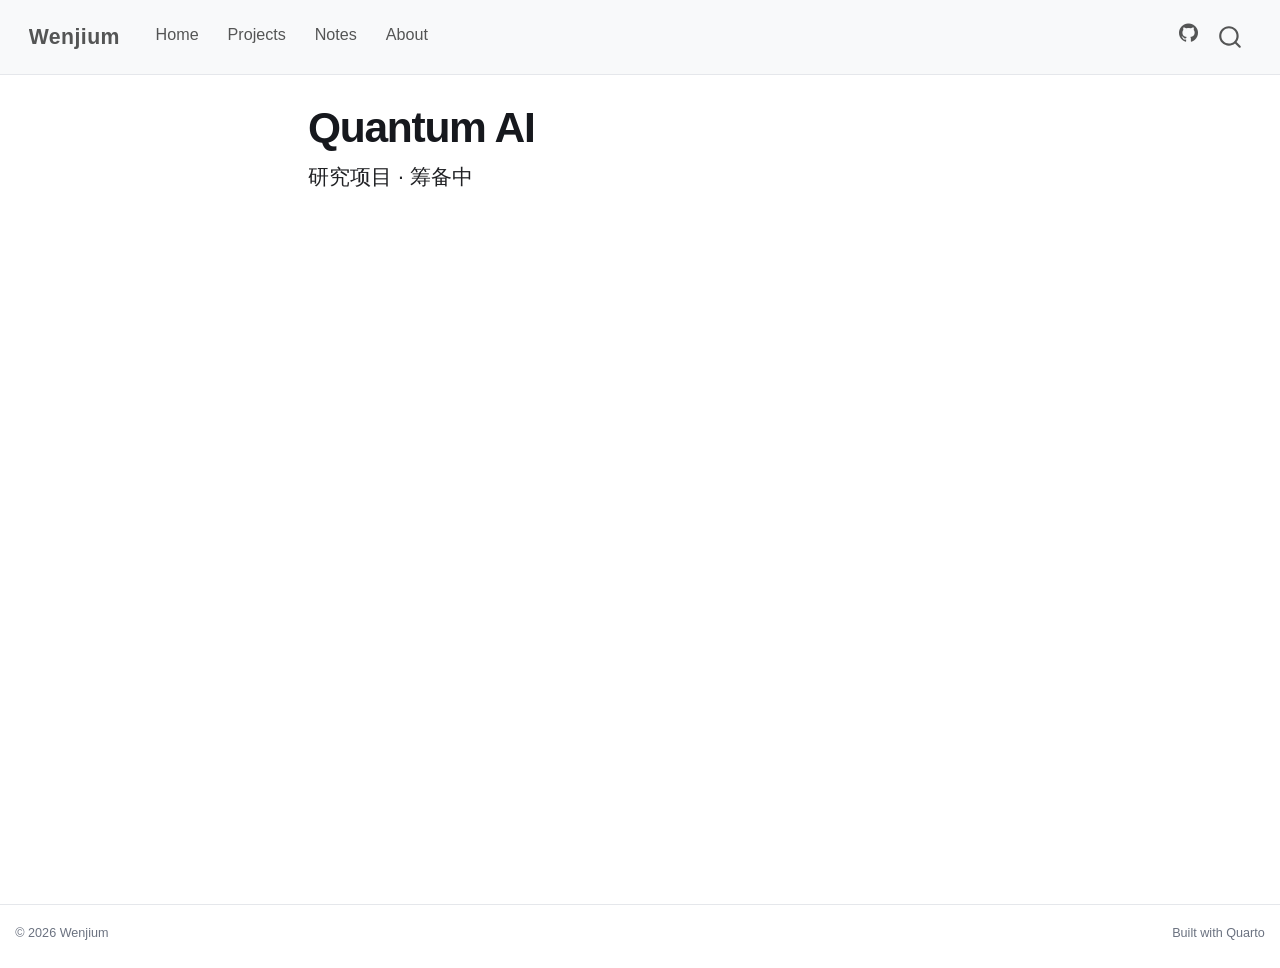
<file: projects/quantum-ai/index.html>
<!DOCTYPE html>
<html xmlns="http://www.w3.org/1999/xhtml" lang="zh-Hans" xml:lang="zh-Hans"><head>

<meta charset="utf-8">
<meta name="generator" content="quarto-1.11.9">

<meta name="viewport" content="width=device-width, initial-scale=1.0, user-scalable=yes">


<title>Quantum AI – Wenjium</title>
<style>
/* Default styles provided by pandoc.
** See https://pandoc.org/MANUAL.html#variables-for-html for config info.
*/
span.smallcaps{font-variant: small-caps;}
div.columns{display: flex; gap: 1.5em;}
div.column{flex: auto;}
@media screen {
div.columns{gap: min(4vw, 1.5em);}
div.column{overflow-x: auto;}
}
div.hanging-indent{margin-left: 1.5em; text-indent: -1.5em;}
ul.task-list{list-style: none;}
ul.task-list li input[type="checkbox"] {
  width: 0.8em;
  margin: 0 0.8em 0.2em -1em; /* quarto-specific, see https://github.com/quarto-dev/quarto-cli/issues/4556 */ 
  vertical-align: middle;
}
</style>


<script src="../../site_libs/quarto-nav/quarto-nav.js"></script>
<script src="../../site_libs/quarto-nav/headroom.min.js"></script>
<script src="../../site_libs/clipboard/clipboard.min.js"></script>
<script src="../../site_libs/quarto-search/autocomplete.umd.js"></script>
<script src="../../site_libs/quarto-search/fuse.min.js"></script>
<script src="../../site_libs/quarto-search/quarto-search.js"></script>
<meta name="quarto:offset" content="../../">
<script src="../../site_libs/quarto-html/quarto.js" type="module"></script>
<script src="../../site_libs/quarto-html/tabsets/tabsets.js" type="module"></script>
<script src="../../site_libs/quarto-html/scrollable-regions/scrollable-regions.js" type="module"></script>
<script src="../../site_libs/quarto-html/popper.min.js"></script>
<script src="../../site_libs/quarto-html/tippy.umd.min.js"></script>
<script src="../../site_libs/quarto-html/anchor.min.js"></script>
<link href="../../site_libs/quarto-html/tippy.css" rel="stylesheet">
<link href="../../site_libs/quarto-html/quarto-syntax-highlighting-63b5708e65d6cd79cd7618c58d0c21e7.css" rel="stylesheet" id="quarto-text-highlighting-styles">
<script src="../../site_libs/bootstrap/bootstrap.min.js"></script>
<link href="../../site_libs/bootstrap/bootstrap-icons.css" rel="stylesheet">
<link href="../../site_libs/bootstrap/bootstrap-cb61c712ca1a7fe70a83faed8e4da2d7.min.css" rel="stylesheet" append-hash="true" id="quarto-bootstrap" data-mode="light">
<script id="quarto-search-options" type="application/json">{
  "location": "navbar",
  "copy-button": false,
  "collapse-after": 3,
  "panel-placement": "end",
  "type": "overlay",
  "limit": 50,
  "keyboard-shortcut": [
    "f",
    "/",
    "s"
  ],
  "show-item-context": false,
  "language": {
    "search-no-results-text": "没有结果",
    "search-matching-documents-text": "匹配的文档",
    "search-copy-link-title": "复制搜索链接",
    "search-hide-matches-text": "隐藏其它匹配结果",
    "search-more-match-text": "更多匹配结果",
    "search-more-matches-text": "更多匹配结果",
    "search-clear-button-title": "清除",
    "search-text-placeholder": "",
    "search-detached-cancel-button-title": "取消",
    "search-submit-button-title": "提交",
    "search-label": "搜索"
  }
}</script>
<style>html{ scroll-behavior: smooth; }</style>


<link rel="stylesheet" href="../../styles.css">
</head>

<body class="nav-fixed fullcontent quarto-light"><a id="quarto-skip-link" class="visually-hidden-focusable" href="#quarto-document-content">跳至主要内容</a>

<div id="quarto-search-results"></div>
  <header id="quarto-header" class="headroom fixed-top">
    <nav class="navbar navbar-expand-lg " data-bs-theme="dark" aria-label="网站">
      <div class="navbar-container container-fluid">
      <div class="navbar-brand-container mx-auto">
    <a class="navbar-brand" href="../../index.html">
    <span class="navbar-title">Wenjium</span>
    </a>
  </div>
          <button class="navbar-toggler" type="button" data-bs-toggle="collapse" data-bs-target="#navbarCollapse" aria-controls="navbarCollapse" aria-expanded="false" aria-label="展开或折叠导航栏" onclick="if (window.quartoToggleHeadroom) { window.quartoToggleHeadroom(); }">
  <span class="navbar-toggler-icon"></span>
</button>
          <div class="collapse navbar-collapse" id="navbarCollapse">
            <ul class="navbar-nav navbar-nav-scroll me-auto">
  <li class="nav-item">
    <a class="nav-link" href="../../index.html"> 
<span class="menu-text">Home</span></a>
  </li>  
  <li class="nav-item">
    <a class="nav-link" href="../../projects/index.html"> 
<span class="menu-text">Projects</span></a>
  </li>  
  <li class="nav-item">
    <a class="nav-link" href="../../physics-notes/index.html"> 
<span class="menu-text">Notes</span></a>
  </li>  
  <li class="nav-item">
    <a class="nav-link" href="../../about.html"> 
<span class="menu-text">About</span></a>
  </li>  
</ul>
            <ul class="navbar-nav navbar-nav-scroll ms-auto">
  <li class="nav-item compact">
    <a class="nav-link" href="https://github.com/wenjium88-png"> <i class="bi bi-github" role="img">
</i> 
<span class="menu-text"></span></a>
  </li>  
</ul>
          </div> <!-- /navcollapse -->
            <div class="quarto-navbar-tools">
</div>
            <div id="quarto-search" class="" title="搜索"></div>
      </div> <!-- /container-fluid -->
    </nav>
</header>
<!-- content -->
<div id="quarto-content" class="quarto-container page-columns page-rows-contents page-layout-article page-navbar">
<!-- sidebar -->
<!-- margin-sidebar -->
    
<!-- main -->
<main class="content" id="quarto-document-content" tabindex="-1">

<header id="title-block-header" class="quarto-title-block default">
<div class="quarto-title">
<h1 class="title">Quantum AI</h1>
<p class="subtitle lead">研究项目 · 筹备中</p>
</div>



<div class="quarto-title-meta">

    
  
    
  </div>
  


</header>





</main> <!-- /main -->
<script id="quarto-html-after-body" type="application/javascript">
  window.document.addEventListener("DOMContentLoaded", function (event) {
    const icon = "";
    const anchorJS = new window.AnchorJS();
    anchorJS.options = {
      placement: 'right',
      icon: icon
    };
    anchorJS.add('.anchored');
    const isCodeAnnotation = (el) => {
      for (const clz of el.classList) {
        if (clz.startsWith('code-annotation-')) {                     
          return true;
        }
      }
      return false;
    }
    const onCopySuccess = function(e) {
      // button target
      const button = e.trigger;
      // don't keep focus
      button.blur();
      // flash "checked"
      button.classList.add('code-copy-button-checked');
      var currentTitle = button.getAttribute("title");
      button.setAttribute("title", "已复制");
      let tooltip;
      if (window.bootstrap) {
        button.setAttribute("data-bs-toggle", "tooltip");
        button.setAttribute("data-bs-placement", "left");
        button.setAttribute("data-bs-title", "已复制");
        tooltip = new bootstrap.Tooltip(button, 
          { trigger: "manual", 
            customClass: "code-copy-button-tooltip",
            offset: [0, -8]});
        tooltip.show();    
      }
      setTimeout(function() {
        if (tooltip) {
          tooltip.hide();
          button.removeAttribute("data-bs-title");
          button.removeAttribute("data-bs-toggle");
          button.removeAttribute("data-bs-placement");
        }
        button.setAttribute("title", currentTitle);
        button.classList.remove('code-copy-button-checked');
      }, 1000);
      // clear code selection
      e.clearSelection();
    }
    const getTextToCopy = function(trigger) {
      const outerScaffold = trigger.parentElement.cloneNode(true);
      const codeEl = outerScaffold.querySelector('code');
      for (const childEl of codeEl.children) {
        if (isCodeAnnotation(childEl)) {
          childEl.remove();
        }
      }
      return codeEl.innerText;
    }
    const clipboard = new window.ClipboardJS('.code-copy-button:not([data-in-quarto-modal])', {
      text: getTextToCopy
    });
    clipboard.on('success', onCopySuccess);
    if (window.document.getElementById('quarto-embedded-source-code-modal')) {
      const clipboardModal = new window.ClipboardJS('.code-copy-button[data-in-quarto-modal]', {
        text: getTextToCopy,
        container: window.document.getElementById('quarto-embedded-source-code-modal')
      });
      clipboardModal.on('success', onCopySuccess);
    }
      var localhostRegex = new RegExp(/^(?:http|https):\/\/localhost\:?[0-9]*\//);
      var mailtoRegex = new RegExp(/^mailto:/);
        var filterRegex = new RegExp("https:\/\/wenjium88-png\.github\.io\/my-blog\/");
      var isInternal = (href) => {
          return filterRegex.test(href) || localhostRegex.test(href) || mailtoRegex.test(href);
      }
      // Inspect non-navigation links and adorn them if external
      window.quartoDecorateExternalLinks = function (root) {
     var links = (root || window.document).querySelectorAll('a[href]:not(.nav-link):not(.navbar-brand):not(.toc-action):not(.sidebar-link):not(.sidebar-item-toggle):not(.pagination-link):not(.no-external):not([aria-hidden]):not(.dropdown-item):not(.quarto-navigation-tool):not(.about-link)');
      for (var i=0; i<links.length; i++) {
        const link = links[i];
        if (!isInternal(link.href)) {
          // undo the damage that might have been done by quarto-nav.js in the case of
          // links that we want to consider external
          if (link.dataset.originalHref !== undefined) {
            link.href = link.dataset.originalHref;
          }
          if (!link.classList.contains('no-external-icon')) {
          }
        }
      }
      };
      window.quartoDecorateExternalLinks(window.document);
    // Esc closes the popup (WCAG 1.4.13) and focus leaving both trigger and
    // popup closes it (WCAG 2.4.11); tippy handles neither for interactive popups.
    const hideOnEscAndFocusOut = {
      name: 'hideOnEscAndFocusOut',
      defaultValue: true,
      fn(instance) {
        const dismiss = () => {
          // A show scheduled by the trigger delay would otherwise reopen it
          instance.clearDelayTimeouts();
          instance.hide();
        };
        const onKeyDown = (event) => {
          if (event.key !== 'Escape') {
            return;
          }
          // Keep Esc from also reaching page handlers (e.g. reveal.js overview),
          // except an open reveal.js slide menu, which Esc should close too.
          // The menu handles keys only when its keyboard option is on.
          const menuHandlesEsc = window.Reveal?.getPlugin?.('menu')?.isOpen() &&
            window.Reveal.getConfig().menu?.keyboard !== false;
          if (!menuHandlesEsc) {
            event.stopPropagation();
          }
          if (instance.popper.contains(window.document.activeElement)) {
            // Disabled while refocusing so the focus trigger does not reopen it
            instance.disable();
            instance.reference.focus();
            instance.enable();
          }
          dismiss();
        };
        const onFocusOut = (event) => {
          const target = event.relatedTarget;
          if (target && !instance.reference.contains(target) &&
              !instance.popper.contains(target)) {
            dismiss();
          }
        };
        // On the trigger too: a click trigger (code-annotations: select) has no
        // blur handling. Attached for the instance's lifetime so leaving the
        // trigger also cancels a show still pending on the trigger delay.
        instance.reference.addEventListener('focusout', onFocusOut);
        return {
          onShow() {
            window.document.addEventListener('keydown', onKeyDown, true);
            instance.popper.addEventListener('focusout', onFocusOut);
          },
          onHide() {
            window.document.removeEventListener('keydown', onKeyDown, true);
            instance.popper.removeEventListener('focusout', onFocusOut);
          },
          onDestroy() {
            instance.reference.removeEventListener('focusout', onFocusOut);
          },
        };
      },
    };
    function tippyHover(el, contentFn, onTriggerFn, onUntriggerFn) {
      const config = {
        allowHTML: true,
        maxWidth: 500,
        delay: 100,
        arrow: false,
        appendTo: function(el) {
            return el.parentElement;
        },
        interactive: true,
        interactiveBorder: 10,
        theme: 'quarto',
        placement: 'bottom-start',
        plugins: [hideOnEscAndFocusOut],
      };
      if (contentFn) {
        config.content = contentFn;
      }
      if (onTriggerFn) {
        config.onTrigger = onTriggerFn;
      }
      if (onUntriggerFn) {
        config.onUntrigger = onUntriggerFn;
      }
      window.tippy(el, config); 
    }
    const noterefs = window.document.querySelectorAll('a[role="doc-noteref"]');
    for (var i=0; i<noterefs.length; i++) {
      const ref = noterefs[i];
      tippyHover(ref, function() {
        // use id or data attribute instead here
        let href = ref.getAttribute('data-footnote-href') || ref.getAttribute('href');
        try { href = new URL(href).hash; } catch {}
        const id = href.replace(/^#\/?/, "");
        const note = window.document.getElementById(id);
        if (note) {
          return note.innerHTML;
        } else {
          return "";
        }
      });
    }
    const xrefs = window.document.querySelectorAll('a.quarto-xref');
    const processXRef = (id, note) => {
      // Strip column container classes
      const stripColumnClz = (el) => {
        el.classList.remove("page-full", "page-columns");
        if (el.children) {
          for (const child of el.children) {
            stripColumnClz(child);
          }
        }
      }
      stripColumnClz(note)
      if (id === null || id.startsWith('sec-')) {
        // Special case sections, only their first couple elements
        const container = document.createElement("div");
        if (note.children && note.children.length > 2) {
          container.appendChild(note.children[0].cloneNode(true));
          for (let i = 1; i < note.children.length; i++) {
            const child = note.children[i];
            if (child.tagName === "P" && child.innerText === "") {
              continue;
            } else {
              container.appendChild(child.cloneNode(true));
              break;
            }
          }
          if (window.Quarto?.typesetMath) {
            window.Quarto.typesetMath(container);
          }
          return container.innerHTML
        } else {
          if (window.Quarto?.typesetMath) {
            window.Quarto.typesetMath(note);
          }
          return note.innerHTML;
        }
      } else {
        // Remove any anchor links if they are present
        const anchorLink = note.querySelector('a.anchorjs-link');
        if (anchorLink) {
          anchorLink.remove();
        }
        if (window.Quarto?.typesetMath) {
          window.Quarto.typesetMath(note);
        }
        if (note.classList.contains("callout")) {
          return note.outerHTML;
        } else {
          return note.innerHTML;
        }
      }
    }
    for (var i=0; i<xrefs.length; i++) {
      const xref = xrefs[i];
      tippyHover(xref, undefined, function(instance) {
        instance.disable();
        let url = xref.getAttribute('href');
        let hash = undefined; 
        if (url.startsWith('#')) {
          hash = url;
        } else {
          try { hash = new URL(url).hash; } catch {}
        }
        if (hash) {
          const id = hash.replace(/^#\/?/, "");
          const note = window.document.getElementById(id);
          if (note !== null) {
            try {
              const html = processXRef(id, note.cloneNode(true));
              instance.setContent(html);
            } finally {
              instance.enable();
              instance.show();
            }
          } else {
            // See if we can fetch this
            fetch(url.split('#')[0])
            .then(res => res.text())
            .then(html => {
              const parser = new DOMParser();
              const htmlDoc = parser.parseFromString(html, "text/html");
              const note = htmlDoc.getElementById(id);
              if (note !== null) {
                const html = processXRef(id, note);
                instance.setContent(html);
              } 
            }).finally(() => {
              instance.enable();
              instance.show();
            });
          }
        } else {
          // See if we can fetch a full url (with no hash to target)
          // This is a special case and we should probably do some content thinning / targeting
          fetch(url)
          .then(res => res.text())
          .then(html => {
            const parser = new DOMParser();
            const htmlDoc = parser.parseFromString(html, "text/html");
            const note = htmlDoc.querySelector('main.content');
            if (note !== null) {
              // This should only happen for chapter cross references
              // (since there is no id in the URL)
              // remove the first header
              if (note.children.length > 0 && note.children[0].tagName === "HEADER") {
                note.children[0].remove();
              }
              const html = processXRef(null, note);
              instance.setContent(html);
            } 
          }).finally(() => {
            instance.enable();
            instance.show();
          });
        }
      }, function(instance) {
      });
    }
        let selectedAnnoteEl;
        const selectorForAnnotation = ( cell, annotation) => {
          let cellAttr = 'data-code-cell="' + cell + '"';
          let lineAttr = 'data-code-annotation="' +  annotation + '"';
          const selector = 'span[' + cellAttr + '][' + lineAttr + ']';
          return selector;
        }
        const selectCodeLines = (annoteEl) => {
          const doc = window.document;
          const targetCell = annoteEl.getAttribute("data-target-cell");
          const targetAnnotation = annoteEl.getAttribute("data-target-annotation");
          const annoteSpan = window.document.querySelector(selectorForAnnotation(targetCell, targetAnnotation));
          const lines = annoteSpan.getAttribute("data-code-lines").split(",");
          const lineIds = lines.map((line) => {
            return targetCell + "-" + line;
          })
          // Each band is positioned against its own containing block, which is
          // not the offsetParent of the lines, so place it from client rects.
          const placeBand = (band, firstEl, lastEl, codeBlock) => {
            const container = band.offsetParent;
            if (container === null) {
              return;
            }
            const containerRect = container.getBoundingClientRect();
            // Reveal.js scales slides with a transform, so convert client
            // pixels back to the CSS pixels of the container.
            const scale = containerRect.height / container.offsetHeight || 1;
            const firstRect = firstEl.getBoundingClientRect();
            const lastRect = lastEl.getBoundingClientRect();
            const top = (firstRect.top - containerRect.top) / scale - container.clientTop + container.scrollTop;
            const height = (lastRect.bottom - firstRect.top) / scale;
            band.style.top = top - 2 + "px";
            band.style.height = height + 4 + "px";
            if (codeBlock) {
              // Without the copy button wrapper, the containing block is wider
              // than the code block, so span the code block explicitly.
              const blockRect = codeBlock.getBoundingClientRect();
              band.style.left = (blockRect.left - containerRect.left) / scale - container.clientLeft + container.scrollLeft + "px";
              band.style.width = blockRect.width / scale + "px";
            }
          };
          if (lineIds.length > 0) {
            const el = window.document.getElementById(lineIds[0]);
            const lastEl = window.document.getElementById(lineIds[lineIds.length - 1]);
            const parent = el.parentElement.parentElement;
            // cook up a div (if necessary) and position it
            let div = window.document.getElementById("code-annotation-line-highlight");
            if (div === null) {
              div = window.document.createElement("div");
              div.setAttribute("id", "code-annotation-line-highlight");
              div.style.position = 'absolute';
              parent.appendChild(div);
            }
            placeBand(div, el, lastEl, parent.closest("div.sourceCode") || parent);
            let gutterDiv = window.document.getElementById("code-annotation-line-highlight-gutter");
            if (gutterDiv === null) {
              gutterDiv = window.document.createElement("div");
              gutterDiv.setAttribute("id", "code-annotation-line-highlight-gutter");
              gutterDiv.style.position = 'absolute';
              const codeCell = window.document.getElementById(targetCell);
              const gutter = codeCell.querySelector('.code-annotation-gutter');
              gutter.appendChild(gutterDiv);
            }
            placeBand(gutterDiv, el, lastEl);
            selectedAnnoteEl = annoteEl;
          }
        };
        const unselectCodeLines = () => {
          const elementsIds = ["code-annotation-line-highlight", "code-annotation-line-highlight-gutter"];
          elementsIds.forEach((elId) => {
            const div = window.document.getElementById(elId);
            if (div) {
              div.remove();
            }
          });
          selectedAnnoteEl = undefined;
        };
          // Handle positioning of the toggle
      window.addEventListener(
        "resize",
        throttle(() => {
          elRect = undefined;
          if (selectedAnnoteEl) {
            selectCodeLines(selectedAnnoteEl);
          }
        }, 10)
      );
      function throttle(fn, ms) {
      let throttle = false;
      let timer;
        return (...args) => {
          if(!throttle) { // first call gets through
              fn.apply(this, args);
              throttle = true;
          } else { // all the others get throttled
              if(timer) clearTimeout(timer); // cancel #2
              timer = setTimeout(() => {
                fn.apply(this, args);
                timer = throttle = false;
              }, ms);
          }
        };
      }
        // Attach click handler to the DT
        const annoteDls = window.document.querySelectorAll('dt[data-target-cell]');
        for (const annoteDlNode of annoteDls) {
          annoteDlNode.addEventListener('click', (event) => {
            const clickedEl = event.target;
            if (clickedEl !== selectedAnnoteEl) {
              unselectCodeLines();
              const activeEl = window.document.querySelector('dt[data-target-cell].code-annotation-active');
              if (activeEl) {
                activeEl.classList.remove('code-annotation-active');
              }
              selectCodeLines(clickedEl);
              clickedEl.classList.add('code-annotation-active');
            } else {
              // Unselect the line
              unselectCodeLines();
              clickedEl.classList.remove('code-annotation-active');
            }
          });
        }
    const findCites = (el) => {
      const parentEl = el.parentElement;
      if (parentEl) {
        const cites = parentEl.dataset.cites;
        if (cites) {
          return {
            el,
            cites: cites.split(' ')
          };
        } else {
          return findCites(el.parentElement)
        }
      } else {
        return undefined;
      }
    };
    var bibliorefs = window.document.querySelectorAll('a[role="doc-biblioref"]');
    for (var i=0; i<bibliorefs.length; i++) {
      const ref = bibliorefs[i];
      const citeInfo = findCites(ref);
      if (citeInfo) {
        tippyHover(citeInfo.el, function() {
          var popup = window.document.createElement('div');
          citeInfo.cites.forEach(function(cite) {
            var citeDiv = window.document.createElement('div');
            citeDiv.classList.add('hanging-indent');
            citeDiv.classList.add('csl-entry');
            var biblioDiv = window.document.getElementById('ref-' + cite);
            if (biblioDiv) {
              citeDiv.innerHTML = biblioDiv.innerHTML;
            }
            popup.appendChild(citeDiv);
          });
          return popup.innerHTML;
        });
      }
    }
  });
  </script>
  <script type="application/javascript">
  window.quartoScrollableRegionsLabels = {"code":"可滚动的代码","output":"可滚动的输出"};
  </script>
</div> <!-- /content -->
<footer class="footer">
  <div class="nav-footer">
    <div class="nav-footer-left">
<p>© 2026 Wenjium</p>
</div>   
    <div class="nav-footer-center">
      &nbsp;
    </div>
    <div class="nav-footer-right">
<p>Built with Quarto</p>
</div>
  </div>
</footer>




<script src="../../site_libs/quarto-html/zenscroll-min.js"></script>
</body></html>
</file>
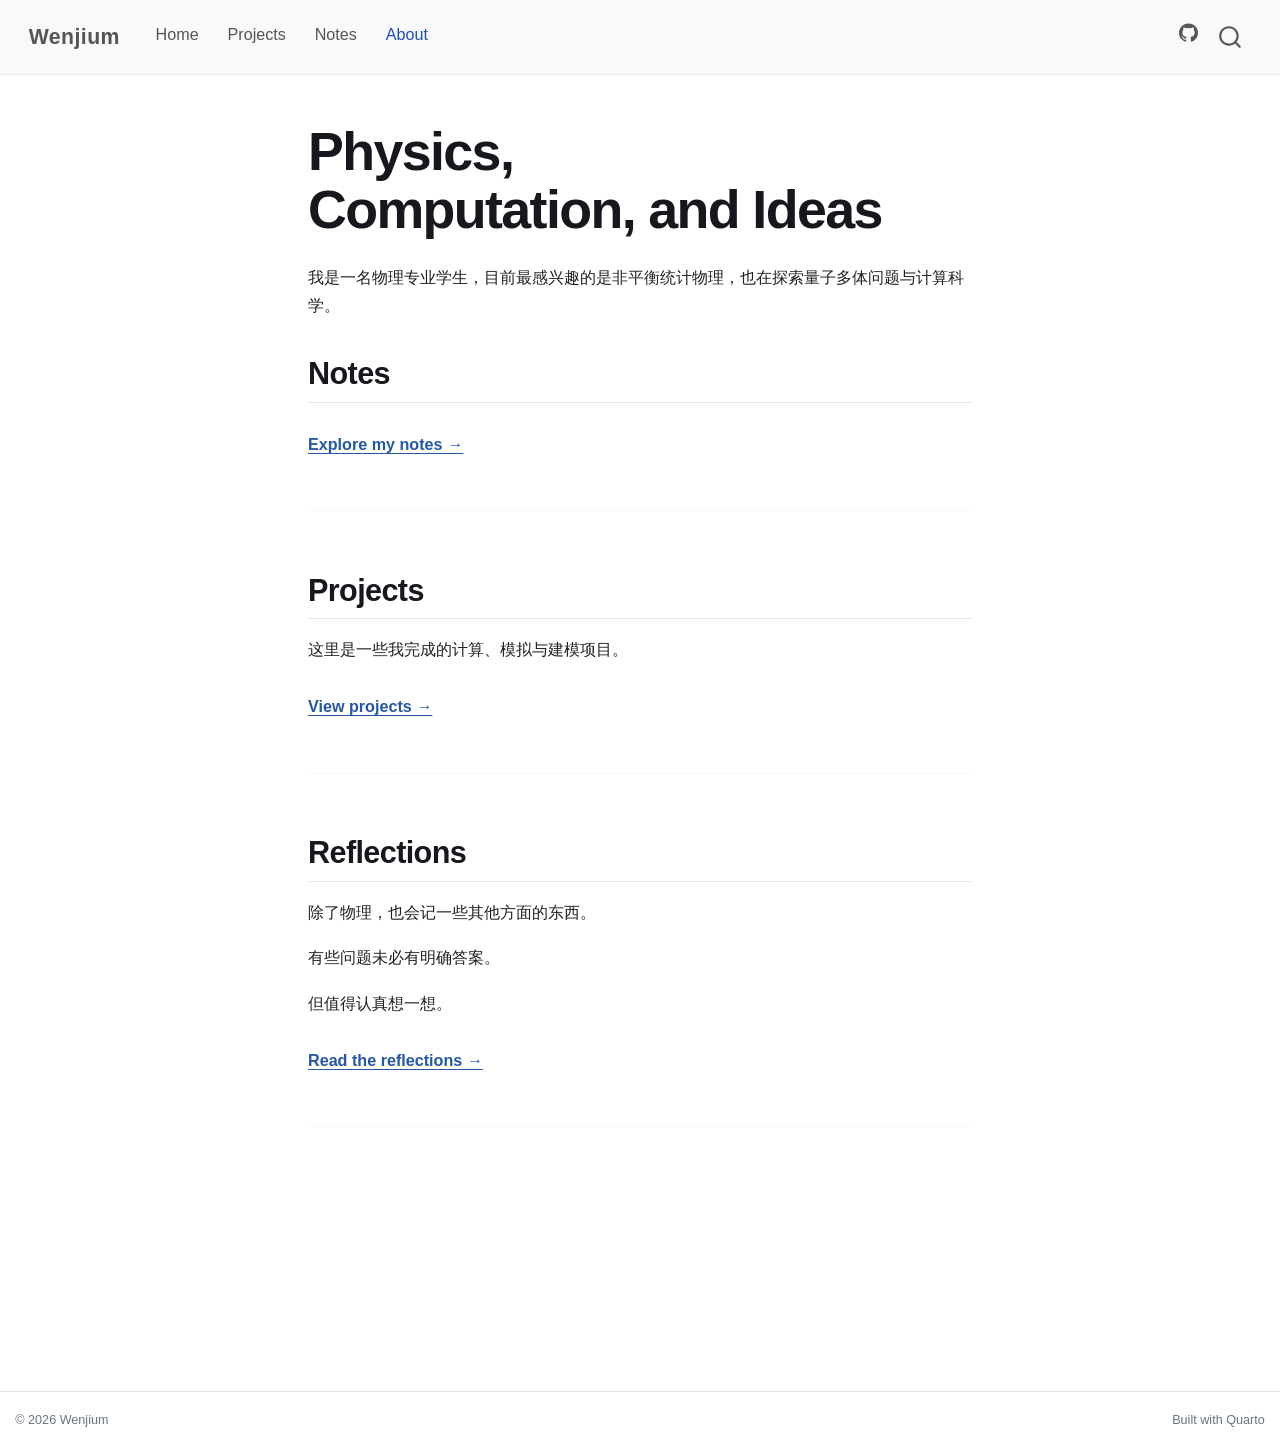
<file: about.html>
<!DOCTYPE html>
<html xmlns="http://www.w3.org/1999/xhtml" lang="zh-Hans" xml:lang="zh-Hans"><head>

<meta charset="utf-8">
<meta name="generator" content="quarto-1.11.9">

<meta name="viewport" content="width=device-width, initial-scale=1.0, user-scalable=yes">


<title>About – Wenjium</title>
<style>
/* Default styles provided by pandoc.
** See https://pandoc.org/MANUAL.html#variables-for-html for config info.
*/
span.smallcaps{font-variant: small-caps;}
div.columns{display: flex; gap: 1.5em;}
div.column{flex: auto;}
@media screen {
div.columns{gap: min(4vw, 1.5em);}
div.column{overflow-x: auto;}
}
div.hanging-indent{margin-left: 1.5em; text-indent: -1.5em;}
ul.task-list{list-style: none;}
ul.task-list li input[type="checkbox"] {
  width: 0.8em;
  margin: 0 0.8em 0.2em -1em; /* quarto-specific, see https://github.com/quarto-dev/quarto-cli/issues/4556 */ 
  vertical-align: middle;
}
</style>


<script src="site_libs/quarto-nav/quarto-nav.js"></script>
<script src="site_libs/quarto-nav/headroom.min.js"></script>
<script src="site_libs/clipboard/clipboard.min.js"></script>
<script src="site_libs/quarto-search/autocomplete.umd.js"></script>
<script src="site_libs/quarto-search/fuse.min.js"></script>
<script src="site_libs/quarto-search/quarto-search.js"></script>
<meta name="quarto:offset" content="./">
<script src="site_libs/quarto-html/quarto.js" type="module"></script>
<script src="site_libs/quarto-html/tabsets/tabsets.js" type="module"></script>
<script src="site_libs/quarto-html/scrollable-regions/scrollable-regions.js" type="module"></script>
<script src="site_libs/quarto-html/popper.min.js"></script>
<script src="site_libs/quarto-html/tippy.umd.min.js"></script>
<script src="site_libs/quarto-html/anchor.min.js"></script>
<link href="site_libs/quarto-html/tippy.css" rel="stylesheet">
<link href="site_libs/quarto-html/quarto-syntax-highlighting-63b5708e65d6cd79cd7618c58d0c21e7.css" rel="stylesheet" id="quarto-text-highlighting-styles">
<script src="site_libs/bootstrap/bootstrap.min.js"></script>
<link href="site_libs/bootstrap/bootstrap-icons.css" rel="stylesheet">
<link href="site_libs/bootstrap/bootstrap-cb61c712ca1a7fe70a83faed8e4da2d7.min.css" rel="stylesheet" append-hash="true" id="quarto-bootstrap" data-mode="light">
<script id="quarto-search-options" type="application/json">{
  "location": "navbar",
  "copy-button": false,
  "collapse-after": 3,
  "panel-placement": "end",
  "type": "overlay",
  "limit": 50,
  "keyboard-shortcut": [
    "f",
    "/",
    "s"
  ],
  "show-item-context": false,
  "language": {
    "search-no-results-text": "没有结果",
    "search-matching-documents-text": "匹配的文档",
    "search-copy-link-title": "复制搜索链接",
    "search-hide-matches-text": "隐藏其它匹配结果",
    "search-more-match-text": "更多匹配结果",
    "search-more-matches-text": "更多匹配结果",
    "search-clear-button-title": "清除",
    "search-text-placeholder": "",
    "search-detached-cancel-button-title": "取消",
    "search-submit-button-title": "提交",
    "search-label": "搜索"
  }
}</script>
<style>html{ scroll-behavior: smooth; }</style>


<link rel="stylesheet" href="styles.css">
</head>

<body class="nav-fixed fullcontent quarto-light"><a id="quarto-skip-link" class="visually-hidden-focusable" href="#quarto-document-content">跳至主要内容</a>

<div id="quarto-search-results"></div>
  <header id="quarto-header" class="headroom fixed-top">
    <nav class="navbar navbar-expand-lg " data-bs-theme="dark" aria-label="网站">
      <div class="navbar-container container-fluid">
      <div class="navbar-brand-container mx-auto">
    <a class="navbar-brand" href="./index.html">
    <span class="navbar-title">Wenjium</span>
    </a>
  </div>
          <button class="navbar-toggler" type="button" data-bs-toggle="collapse" data-bs-target="#navbarCollapse" aria-controls="navbarCollapse" aria-expanded="false" aria-label="展开或折叠导航栏" onclick="if (window.quartoToggleHeadroom) { window.quartoToggleHeadroom(); }">
  <span class="navbar-toggler-icon"></span>
</button>
          <div class="collapse navbar-collapse" id="navbarCollapse">
            <ul class="navbar-nav navbar-nav-scroll me-auto">
  <li class="nav-item">
    <a class="nav-link" href="./index.html"> 
<span class="menu-text">Home</span></a>
  </li>  
  <li class="nav-item">
    <a class="nav-link" href="./projects/index.html"> 
<span class="menu-text">Projects</span></a>
  </li>  
  <li class="nav-item">
    <a class="nav-link" href="./physics-notes/index.html"> 
<span class="menu-text">Notes</span></a>
  </li>  
  <li class="nav-item">
    <a class="nav-link active" href="./about.html" aria-current="page"> 
<span class="menu-text">About</span></a>
  </li>  
</ul>
            <ul class="navbar-nav navbar-nav-scroll ms-auto">
  <li class="nav-item compact">
    <a class="nav-link" href="https://github.com/wenjium88-png"> <i class="bi bi-github" role="img">
</i> 
<span class="menu-text"></span></a>
  </li>  
</ul>
          </div> <!-- /navcollapse -->
            <div class="quarto-navbar-tools">
</div>
            <div id="quarto-search" class="" title="搜索"></div>
      </div> <!-- /container-fluid -->
    </nav>
</header>
<!-- content -->
<div id="quarto-content" class="quarto-container page-columns page-rows-contents page-layout-article page-navbar">
<!-- sidebar -->
<!-- margin-sidebar -->
    
<!-- main -->
<main class="content" id="quarto-document-content" tabindex="-1">

<header id="title-block-header" class="quarto-title-block default">
<div class="quarto-title">
<h1 class="title">About</h1>
</div>



<div class="quarto-title-meta">

    
  
    
  </div>
  


</header>


<h1 class="hero-title about-hero">
Physics,<br> Computation, and Ideas
</h1>
<p>我是一名物理专业学生，目前最感兴趣的是非平衡统计物理，也在探索量子多体问题与计算科学。</p>
<section id="notes" class="level2">
<h2 class="anchored" data-anchor-id="notes">Notes</h2>
<p><a href="./physics-notes/index.html" class="section-link">Explore my notes →</a></p>
<hr>
</section>
<section id="projects" class="level2">
<h2 class="anchored" data-anchor-id="projects">Projects</h2>
<p>这里是一些我完成的计算、模拟与建模项目。</p>
<p><a href="./projects/index.html" class="section-link">View projects →</a></p>
<hr>
</section>
<section id="reflections" class="level2">
<h2 class="anchored" data-anchor-id="reflections">Reflections</h2>
<p>除了物理，也会记一些其他方面的东西。</p>
<p>有些问题未必有明确答案。</p>
<p>但值得认真想一想。</p>
<p><a href="./thoughts/index.html" class="section-link">Read the reflections →</a></p>
<hr>


</section>

</main> <!-- /main -->
<script id="quarto-html-after-body" type="application/javascript">
  window.document.addEventListener("DOMContentLoaded", function (event) {
    const icon = "";
    const anchorJS = new window.AnchorJS();
    anchorJS.options = {
      placement: 'right',
      icon: icon
    };
    anchorJS.add('.anchored');
    const isCodeAnnotation = (el) => {
      for (const clz of el.classList) {
        if (clz.startsWith('code-annotation-')) {                     
          return true;
        }
      }
      return false;
    }
    const onCopySuccess = function(e) {
      // button target
      const button = e.trigger;
      // don't keep focus
      button.blur();
      // flash "checked"
      button.classList.add('code-copy-button-checked');
      var currentTitle = button.getAttribute("title");
      button.setAttribute("title", "已复制");
      let tooltip;
      if (window.bootstrap) {
        button.setAttribute("data-bs-toggle", "tooltip");
        button.setAttribute("data-bs-placement", "left");
        button.setAttribute("data-bs-title", "已复制");
        tooltip = new bootstrap.Tooltip(button, 
          { trigger: "manual", 
            customClass: "code-copy-button-tooltip",
            offset: [0, -8]});
        tooltip.show();    
      }
      setTimeout(function() {
        if (tooltip) {
          tooltip.hide();
          button.removeAttribute("data-bs-title");
          button.removeAttribute("data-bs-toggle");
          button.removeAttribute("data-bs-placement");
        }
        button.setAttribute("title", currentTitle);
        button.classList.remove('code-copy-button-checked');
      }, 1000);
      // clear code selection
      e.clearSelection();
    }
    const getTextToCopy = function(trigger) {
      const outerScaffold = trigger.parentElement.cloneNode(true);
      const codeEl = outerScaffold.querySelector('code');
      for (const childEl of codeEl.children) {
        if (isCodeAnnotation(childEl)) {
          childEl.remove();
        }
      }
      return codeEl.innerText;
    }
    const clipboard = new window.ClipboardJS('.code-copy-button:not([data-in-quarto-modal])', {
      text: getTextToCopy
    });
    clipboard.on('success', onCopySuccess);
    if (window.document.getElementById('quarto-embedded-source-code-modal')) {
      const clipboardModal = new window.ClipboardJS('.code-copy-button[data-in-quarto-modal]', {
        text: getTextToCopy,
        container: window.document.getElementById('quarto-embedded-source-code-modal')
      });
      clipboardModal.on('success', onCopySuccess);
    }
      var localhostRegex = new RegExp(/^(?:http|https):\/\/localhost\:?[0-9]*\//);
      var mailtoRegex = new RegExp(/^mailto:/);
        var filterRegex = new RegExp("https:\/\/wenjium88-png\.github\.io\/my-blog\/");
      var isInternal = (href) => {
          return filterRegex.test(href) || localhostRegex.test(href) || mailtoRegex.test(href);
      }
      // Inspect non-navigation links and adorn them if external
      window.quartoDecorateExternalLinks = function (root) {
     var links = (root || window.document).querySelectorAll('a[href]:not(.nav-link):not(.navbar-brand):not(.toc-action):not(.sidebar-link):not(.sidebar-item-toggle):not(.pagination-link):not(.no-external):not([aria-hidden]):not(.dropdown-item):not(.quarto-navigation-tool):not(.about-link)');
      for (var i=0; i<links.length; i++) {
        const link = links[i];
        if (!isInternal(link.href)) {
          // undo the damage that might have been done by quarto-nav.js in the case of
          // links that we want to consider external
          if (link.dataset.originalHref !== undefined) {
            link.href = link.dataset.originalHref;
          }
          if (!link.classList.contains('no-external-icon')) {
          }
        }
      }
      };
      window.quartoDecorateExternalLinks(window.document);
    // Esc closes the popup (WCAG 1.4.13) and focus leaving both trigger and
    // popup closes it (WCAG 2.4.11); tippy handles neither for interactive popups.
    const hideOnEscAndFocusOut = {
      name: 'hideOnEscAndFocusOut',
      defaultValue: true,
      fn(instance) {
        const dismiss = () => {
          // A show scheduled by the trigger delay would otherwise reopen it
          instance.clearDelayTimeouts();
          instance.hide();
        };
        const onKeyDown = (event) => {
          if (event.key !== 'Escape') {
            return;
          }
          // Keep Esc from also reaching page handlers (e.g. reveal.js overview),
          // except an open reveal.js slide menu, which Esc should close too.
          // The menu handles keys only when its keyboard option is on.
          const menuHandlesEsc = window.Reveal?.getPlugin?.('menu')?.isOpen() &&
            window.Reveal.getConfig().menu?.keyboard !== false;
          if (!menuHandlesEsc) {
            event.stopPropagation();
          }
          if (instance.popper.contains(window.document.activeElement)) {
            // Disabled while refocusing so the focus trigger does not reopen it
            instance.disable();
            instance.reference.focus();
            instance.enable();
          }
          dismiss();
        };
        const onFocusOut = (event) => {
          const target = event.relatedTarget;
          if (target && !instance.reference.contains(target) &&
              !instance.popper.contains(target)) {
            dismiss();
          }
        };
        // On the trigger too: a click trigger (code-annotations: select) has no
        // blur handling. Attached for the instance's lifetime so leaving the
        // trigger also cancels a show still pending on the trigger delay.
        instance.reference.addEventListener('focusout', onFocusOut);
        return {
          onShow() {
            window.document.addEventListener('keydown', onKeyDown, true);
            instance.popper.addEventListener('focusout', onFocusOut);
          },
          onHide() {
            window.document.removeEventListener('keydown', onKeyDown, true);
            instance.popper.removeEventListener('focusout', onFocusOut);
          },
          onDestroy() {
            instance.reference.removeEventListener('focusout', onFocusOut);
          },
        };
      },
    };
    function tippyHover(el, contentFn, onTriggerFn, onUntriggerFn) {
      const config = {
        allowHTML: true,
        maxWidth: 500,
        delay: 100,
        arrow: false,
        appendTo: function(el) {
            return el.parentElement;
        },
        interactive: true,
        interactiveBorder: 10,
        theme: 'quarto',
        placement: 'bottom-start',
        plugins: [hideOnEscAndFocusOut],
      };
      if (contentFn) {
        config.content = contentFn;
      }
      if (onTriggerFn) {
        config.onTrigger = onTriggerFn;
      }
      if (onUntriggerFn) {
        config.onUntrigger = onUntriggerFn;
      }
      window.tippy(el, config); 
    }
    const noterefs = window.document.querySelectorAll('a[role="doc-noteref"]');
    for (var i=0; i<noterefs.length; i++) {
      const ref = noterefs[i];
      tippyHover(ref, function() {
        // use id or data attribute instead here
        let href = ref.getAttribute('data-footnote-href') || ref.getAttribute('href');
        try { href = new URL(href).hash; } catch {}
        const id = href.replace(/^#\/?/, "");
        const note = window.document.getElementById(id);
        if (note) {
          return note.innerHTML;
        } else {
          return "";
        }
      });
    }
    const xrefs = window.document.querySelectorAll('a.quarto-xref');
    const processXRef = (id, note) => {
      // Strip column container classes
      const stripColumnClz = (el) => {
        el.classList.remove("page-full", "page-columns");
        if (el.children) {
          for (const child of el.children) {
            stripColumnClz(child);
          }
        }
      }
      stripColumnClz(note)
      if (id === null || id.startsWith('sec-')) {
        // Special case sections, only their first couple elements
        const container = document.createElement("div");
        if (note.children && note.children.length > 2) {
          container.appendChild(note.children[0].cloneNode(true));
          for (let i = 1; i < note.children.length; i++) {
            const child = note.children[i];
            if (child.tagName === "P" && child.innerText === "") {
              continue;
            } else {
              container.appendChild(child.cloneNode(true));
              break;
            }
          }
          if (window.Quarto?.typesetMath) {
            window.Quarto.typesetMath(container);
          }
          return container.innerHTML
        } else {
          if (window.Quarto?.typesetMath) {
            window.Quarto.typesetMath(note);
          }
          return note.innerHTML;
        }
      } else {
        // Remove any anchor links if they are present
        const anchorLink = note.querySelector('a.anchorjs-link');
        if (anchorLink) {
          anchorLink.remove();
        }
        if (window.Quarto?.typesetMath) {
          window.Quarto.typesetMath(note);
        }
        if (note.classList.contains("callout")) {
          return note.outerHTML;
        } else {
          return note.innerHTML;
        }
      }
    }
    for (var i=0; i<xrefs.length; i++) {
      const xref = xrefs[i];
      tippyHover(xref, undefined, function(instance) {
        instance.disable();
        let url = xref.getAttribute('href');
        let hash = undefined; 
        if (url.startsWith('#')) {
          hash = url;
        } else {
          try { hash = new URL(url).hash; } catch {}
        }
        if (hash) {
          const id = hash.replace(/^#\/?/, "");
          const note = window.document.getElementById(id);
          if (note !== null) {
            try {
              const html = processXRef(id, note.cloneNode(true));
              instance.setContent(html);
            } finally {
              instance.enable();
              instance.show();
            }
          } else {
            // See if we can fetch this
            fetch(url.split('#')[0])
            .then(res => res.text())
            .then(html => {
              const parser = new DOMParser();
              const htmlDoc = parser.parseFromString(html, "text/html");
              const note = htmlDoc.getElementById(id);
              if (note !== null) {
                const html = processXRef(id, note);
                instance.setContent(html);
              } 
            }).finally(() => {
              instance.enable();
              instance.show();
            });
          }
        } else {
          // See if we can fetch a full url (with no hash to target)
          // This is a special case and we should probably do some content thinning / targeting
          fetch(url)
          .then(res => res.text())
          .then(html => {
            const parser = new DOMParser();
            const htmlDoc = parser.parseFromString(html, "text/html");
            const note = htmlDoc.querySelector('main.content');
            if (note !== null) {
              // This should only happen for chapter cross references
              // (since there is no id in the URL)
              // remove the first header
              if (note.children.length > 0 && note.children[0].tagName === "HEADER") {
                note.children[0].remove();
              }
              const html = processXRef(null, note);
              instance.setContent(html);
            } 
          }).finally(() => {
            instance.enable();
            instance.show();
          });
        }
      }, function(instance) {
      });
    }
        let selectedAnnoteEl;
        const selectorForAnnotation = ( cell, annotation) => {
          let cellAttr = 'data-code-cell="' + cell + '"';
          let lineAttr = 'data-code-annotation="' +  annotation + '"';
          const selector = 'span[' + cellAttr + '][' + lineAttr + ']';
          return selector;
        }
        const selectCodeLines = (annoteEl) => {
          const doc = window.document;
          const targetCell = annoteEl.getAttribute("data-target-cell");
          const targetAnnotation = annoteEl.getAttribute("data-target-annotation");
          const annoteSpan = window.document.querySelector(selectorForAnnotation(targetCell, targetAnnotation));
          const lines = annoteSpan.getAttribute("data-code-lines").split(",");
          const lineIds = lines.map((line) => {
            return targetCell + "-" + line;
          })
          // Each band is positioned against its own containing block, which is
          // not the offsetParent of the lines, so place it from client rects.
          const placeBand = (band, firstEl, lastEl, codeBlock) => {
            const container = band.offsetParent;
            if (container === null) {
              return;
            }
            const containerRect = container.getBoundingClientRect();
            // Reveal.js scales slides with a transform, so convert client
            // pixels back to the CSS pixels of the container.
            const scale = containerRect.height / container.offsetHeight || 1;
            const firstRect = firstEl.getBoundingClientRect();
            const lastRect = lastEl.getBoundingClientRect();
            const top = (firstRect.top - containerRect.top) / scale - container.clientTop + container.scrollTop;
            const height = (lastRect.bottom - firstRect.top) / scale;
            band.style.top = top - 2 + "px";
            band.style.height = height + 4 + "px";
            if (codeBlock) {
              // Without the copy button wrapper, the containing block is wider
              // than the code block, so span the code block explicitly.
              const blockRect = codeBlock.getBoundingClientRect();
              band.style.left = (blockRect.left - containerRect.left) / scale - container.clientLeft + container.scrollLeft + "px";
              band.style.width = blockRect.width / scale + "px";
            }
          };
          if (lineIds.length > 0) {
            const el = window.document.getElementById(lineIds[0]);
            const lastEl = window.document.getElementById(lineIds[lineIds.length - 1]);
            const parent = el.parentElement.parentElement;
            // cook up a div (if necessary) and position it
            let div = window.document.getElementById("code-annotation-line-highlight");
            if (div === null) {
              div = window.document.createElement("div");
              div.setAttribute("id", "code-annotation-line-highlight");
              div.style.position = 'absolute';
              parent.appendChild(div);
            }
            placeBand(div, el, lastEl, parent.closest("div.sourceCode") || parent);
            let gutterDiv = window.document.getElementById("code-annotation-line-highlight-gutter");
            if (gutterDiv === null) {
              gutterDiv = window.document.createElement("div");
              gutterDiv.setAttribute("id", "code-annotation-line-highlight-gutter");
              gutterDiv.style.position = 'absolute';
              const codeCell = window.document.getElementById(targetCell);
              const gutter = codeCell.querySelector('.code-annotation-gutter');
              gutter.appendChild(gutterDiv);
            }
            placeBand(gutterDiv, el, lastEl);
            selectedAnnoteEl = annoteEl;
          }
        };
        const unselectCodeLines = () => {
          const elementsIds = ["code-annotation-line-highlight", "code-annotation-line-highlight-gutter"];
          elementsIds.forEach((elId) => {
            const div = window.document.getElementById(elId);
            if (div) {
              div.remove();
            }
          });
          selectedAnnoteEl = undefined;
        };
          // Handle positioning of the toggle
      window.addEventListener(
        "resize",
        throttle(() => {
          elRect = undefined;
          if (selectedAnnoteEl) {
            selectCodeLines(selectedAnnoteEl);
          }
        }, 10)
      );
      function throttle(fn, ms) {
      let throttle = false;
      let timer;
        return (...args) => {
          if(!throttle) { // first call gets through
              fn.apply(this, args);
              throttle = true;
          } else { // all the others get throttled
              if(timer) clearTimeout(timer); // cancel #2
              timer = setTimeout(() => {
                fn.apply(this, args);
                timer = throttle = false;
              }, ms);
          }
        };
      }
        // Attach click handler to the DT
        const annoteDls = window.document.querySelectorAll('dt[data-target-cell]');
        for (const annoteDlNode of annoteDls) {
          annoteDlNode.addEventListener('click', (event) => {
            const clickedEl = event.target;
            if (clickedEl !== selectedAnnoteEl) {
              unselectCodeLines();
              const activeEl = window.document.querySelector('dt[data-target-cell].code-annotation-active');
              if (activeEl) {
                activeEl.classList.remove('code-annotation-active');
              }
              selectCodeLines(clickedEl);
              clickedEl.classList.add('code-annotation-active');
            } else {
              // Unselect the line
              unselectCodeLines();
              clickedEl.classList.remove('code-annotation-active');
            }
          });
        }
    const findCites = (el) => {
      const parentEl = el.parentElement;
      if (parentEl) {
        const cites = parentEl.dataset.cites;
        if (cites) {
          return {
            el,
            cites: cites.split(' ')
          };
        } else {
          return findCites(el.parentElement)
        }
      } else {
        return undefined;
      }
    };
    var bibliorefs = window.document.querySelectorAll('a[role="doc-biblioref"]');
    for (var i=0; i<bibliorefs.length; i++) {
      const ref = bibliorefs[i];
      const citeInfo = findCites(ref);
      if (citeInfo) {
        tippyHover(citeInfo.el, function() {
          var popup = window.document.createElement('div');
          citeInfo.cites.forEach(function(cite) {
            var citeDiv = window.document.createElement('div');
            citeDiv.classList.add('hanging-indent');
            citeDiv.classList.add('csl-entry');
            var biblioDiv = window.document.getElementById('ref-' + cite);
            if (biblioDiv) {
              citeDiv.innerHTML = biblioDiv.innerHTML;
            }
            popup.appendChild(citeDiv);
          });
          return popup.innerHTML;
        });
      }
    }
  });
  </script>
  <script type="application/javascript">
  window.quartoScrollableRegionsLabels = {"code":"可滚动的代码","output":"可滚动的输出"};
  </script>
</div> <!-- /content -->
<footer class="footer">
  <div class="nav-footer">
    <div class="nav-footer-left">
<p>© 2026 Wenjium</p>
</div>   
    <div class="nav-footer-center">
      &nbsp;
    </div>
    <div class="nav-footer-right">
<p>Built with Quarto</p>
</div>
  </div>
</footer>




<script src="site_libs/quarto-html/zenscroll-min.js"></script>
</body></html>
</file>
<file: site_libs/quarto-html/tippy.css>
.tippy-box[data-animation=fade][data-state=hidden]{opacity:0}[data-tippy-root]{max-width:calc(100vw - 10px)}.tippy-box{position:relative;background-color:#333;color:#fff;border-radius:4px;font-size:14px;line-height:1.4;white-space:normal;outline:0;transition-property:transform,visibility,opacity}.tippy-box[data-placement^=top]>.tippy-arrow{bottom:0}.tippy-box[data-placement^=top]>.tippy-arrow:before{bottom:-7px;left:0;border-width:8px 8px 0;border-top-color:initial;transform-origin:center top}.tippy-box[data-placement^=bottom]>.tippy-arrow{top:0}.tippy-box[data-placement^=bottom]>.tippy-arrow:before{top:-7px;left:0;border-width:0 8px 8px;border-bottom-color:initial;transform-origin:center bottom}.tippy-box[data-placement^=left]>.tippy-arrow{right:0}.tippy-box[data-placement^=left]>.tippy-arrow:before{border-width:8px 0 8px 8px;border-left-color:initial;right:-7px;transform-origin:center left}.tippy-box[data-placement^=right]>.tippy-arrow{left:0}.tippy-box[data-placement^=right]>.tippy-arrow:before{left:-7px;border-width:8px 8px 8px 0;border-right-color:initial;transform-origin:center right}.tippy-box[data-inertia][data-state=visible]{transition-timing-function:cubic-bezier(.54,1.5,.38,1.11)}.tippy-arrow{width:16px;height:16px;color:#333}.tippy-arrow:before{content:"";position:absolute;border-color:transparent;border-style:solid}.tippy-content{position:relative;padding:5px 9px;z-index:1}
</file>
<file: site_libs/quarto-html/quarto-syntax-highlighting-63b5708e65d6cd79cd7618c58d0c21e7.css>
/* quarto syntax highlight colors */
:root {
  --quarto-hl-ot-color: #003B4F;
  --quarto-hl-at-color: #657422;
  --quarto-hl-ss-color: #20794D;
  --quarto-hl-an-color: #5E5E5E;
  --quarto-hl-fu-color: #4758AB;
  --quarto-hl-st-color: #20794D;
  --quarto-hl-cf-color: #003B4F;
  --quarto-hl-op-color: #5E5E5E;
  --quarto-hl-er-color: #AD0000;
  --quarto-hl-bn-color: #AD0000;
  --quarto-hl-al-color: #AD0000;
  --quarto-hl-va-color: #111111;
  --quarto-hl-bu-color: inherit;
  --quarto-hl-ex-color: inherit;
  --quarto-hl-pp-color: #AD0000;
  --quarto-hl-in-color: #5E5E5E;
  --quarto-hl-vs-color: #20794D;
  --quarto-hl-wa-color: #5E5E5E;
  --quarto-hl-do-color: #5E5E5E;
  --quarto-hl-im-color: #00769E;
  --quarto-hl-ch-color: #20794D;
  --quarto-hl-dt-color: #AD0000;
  --quarto-hl-fl-color: #AD0000;
  --quarto-hl-co-color: #5E5E5E;
  --quarto-hl-cv-color: #5E5E5E;
  --quarto-hl-cn-color: #8f5902;
  --quarto-hl-sc-color: #5E5E5E;
  --quarto-hl-dv-color: #AD0000;
  --quarto-hl-kw-color: #003B4F;
}

/* other quarto variables */
:root {
  --quarto-font-monospace: SFMono-Regular, Menlo, Monaco, Consolas, "Liberation Mono", "Courier New", monospace;
}

/* syntax highlight based on Pandoc's rules */
pre > code.sourceCode > span {
  color: #003B4F;
}

code.sourceCode > span {
  color: #003B4F;
}

div.sourceCode,
div.sourceCode pre.sourceCode {
  color: #003B4F;
}

/* Normal */
code span {
  color: #003B4F;
}

/* Alert */
code span.al {
  color: #AD0000;
  font-style: inherit;
}

/* Annotation */
code span.an {
  color: #5E5E5E;
  font-style: inherit;
}

/* Attribute */
code span.at {
  color: #657422;
  font-style: inherit;
}

/* BaseN */
code span.bn {
  color: #AD0000;
  font-style: inherit;
}

/* BuiltIn */
code span.bu {
  font-style: inherit;
}

/* ControlFlow */
code span.cf {
  color: #003B4F;
  font-weight: bold;
  font-style: inherit;
}

/* Char */
code span.ch {
  color: #20794D;
  font-style: inherit;
}

/* Constant */
code span.cn {
  color: #8f5902;
  font-style: inherit;
}

/* Comment */
code span.co {
  color: #5E5E5E;
  font-style: inherit;
}

/* CommentVar */
code span.cv {
  color: #5E5E5E;
  font-style: italic;
}

/* Documentation */
code span.do {
  color: #5E5E5E;
  font-style: italic;
}

/* DataType */
code span.dt {
  color: #AD0000;
  font-style: inherit;
}

/* DecVal */
code span.dv {
  color: #AD0000;
  font-style: inherit;
}

/* Error */
code span.er {
  color: #AD0000;
  font-style: inherit;
}

/* Extension */
code span.ex {
  font-style: inherit;
}

/* Float */
code span.fl {
  color: #AD0000;
  font-style: inherit;
}

/* Function */
code span.fu {
  color: #4758AB;
  font-style: inherit;
}

/* Import */
code span.im {
  color: #00769E;
  font-style: inherit;
}

/* Information */
code span.in {
  color: #5E5E5E;
  font-style: inherit;
}

/* Keyword */
code span.kw {
  color: #003B4F;
  font-weight: bold;
  font-style: inherit;
}

/* Operator */
code span.op {
  color: #5E5E5E;
  font-style: inherit;
}

/* Other */
code span.ot {
  color: #003B4F;
  font-style: inherit;
}

/* Preprocessor */
code span.pp {
  color: #AD0000;
  font-style: inherit;
}

/* SpecialChar */
code span.sc {
  color: #5E5E5E;
  font-style: inherit;
}

/* SpecialString */
code span.ss {
  color: #20794D;
  font-style: inherit;
}

/* String */
code span.st {
  color: #20794D;
  font-style: inherit;
}

/* Variable */
code span.va {
  color: #111111;
  font-style: inherit;
}

/* VerbatimString */
code span.vs {
  color: #20794D;
  font-style: inherit;
}

/* Warning */
code span.wa {
  color: #5E5E5E;
  font-style: italic;
}

.prevent-inlining {
  content: "</";
}

/*# sourceMappingURL=054cc16b9e9817627be6994582d2ffb5.css.map */
</file>
<file: styles.css>
/* =========================================
   Wenjium — Personal Academic Website
   ========================================= */

/* ---------- Global ---------- */

:root {
  --body-font: "Inter", "Noto Sans SC", "Microsoft YaHei", sans-serif;
  --heading-font: "Inter", "Noto Sans SC", "Microsoft YaHei", sans-serif;
  --accent-color: #2457a6;
  --text-color: #202124;
  --muted-color: #6b7280;
  --border-color: #e5e7eb;
  --soft-bg: #f7f8fa;
  --content-width: 900px;
}

body {
  font-family: var(--body-font);
  color: var(--text-color);
  line-height: 1.8;
  font-size: 16px;
}

/* ---------- Main content ---------- */

#quarto-content {
  max-width: var(--content-width);
  margin: 0 auto;
  padding-bottom: 4rem;
}

/* ---------- Navigation ---------- */

.navbar {
  border-bottom: 1px solid var(--border-color);
}

.navbar-brand {
  font-weight: 700;
  letter-spacing: 0.02em;
}

.navbar-nav .nav-link {
  font-size: 0.95rem;
  margin-left: 0.5rem;
  transition: opacity 0.2s ease;
}

.navbar-nav .nav-link:hover {
  opacity: 0.65;
}

/* ---------- Headings ---------- */

h1,
h2,
h3,
h4 {
  font-family: var(--heading-font);
  color: #16181d;
  font-weight: 650;
  letter-spacing: -0.02em;
}

h1 {
  line-height: 1.15;
}

.hero-title {
  font-size: clamp(2.2rem, 4.2vw, 3.3rem);
  line-height: 1.08;
  letter-spacing: -0.03em;
  margin-top: 1rem;
  margin-bottom: 1.5rem;
  font-weight: 700;
}

h2 {
  font-size: 1.8rem;
  margin-top: 3.5rem;
  padding-bottom: 0.6rem;
  border-bottom: 1px solid var(--border-color);
}

h3 {
  font-size: 1.25rem;
  margin-top: 2rem;
  margin-bottom: 0.5rem;
}

/* ---------- Intro ---------- */

#title-block-header {
  margin-bottom: 2rem;
}

#title-block-header .title {
  font-weight: 700;
}

/* ---------- Strong text ---------- */

strong {
  font-weight: 650;
}

/* ---------- Links ---------- */

a {
  color: var(--accent-color);
  text-decoration-thickness: 1px;
  text-underline-offset: 3px;
}

a:hover {
  color: #163d78;
}

/* ---------- Blockquotes ---------- */

blockquote {
  margin: 2rem 0;
  padding: 1rem 1.5rem;
  border-left: 3px solid var(--accent-color);
  background: var(--soft-bg);
  color: #3f4650;
  font-size: 1.05rem;
}

/* ---------- Horizontal rules ---------- */

hr {
  margin: 3rem 0;
  border: 0;
  border-top: 1px solid var(--border-color);
}

/* ---------- Code ---------- */

code {
  font-size: 0.9em;
}

pre {
  border-radius: 8px;
  padding: 1rem;
}

/* ---------- Lists ---------- */

li {
  margin-bottom: 0.35rem;
}

/* ---------- Tables ---------- */

table {
  border-collapse: collapse;
}

table th,
table td {
  padding: 0.65rem 0.8rem;
  border-bottom: 1px solid var(--border-color);
}

/* ---------- Footer ---------- */

.nav-footer {
  border-top: 1px solid var(--border-color);
  margin-top: 4rem;
  padding-top: 1rem;
  color: var(--muted-color);
  font-size: 0.9rem;
}

/* ---------- Mobile ---------- */

@media (max-width: 768px) {

  body {
    font-size: 15px;
  }

  #quarto-content {
    padding-left: 1.2rem;
    padding-right: 1.2rem;
  }

  h1 {
    margin-top: 2rem;
  }

  h2 {
    margin-top: 2.8rem;
    font-size: 1.55rem;
  }

  blockquote {
    padding: 0.8rem 1rem;
  }
}

.interest-item {
  display: grid;
  grid-template-columns: 48px 1fr;
  column-gap: 1rem;
  padding: 1.4rem 0;
  border-bottom: 1px solid var(--border-color);
}

.interest-item:first-of-type {
  padding-top: 1rem;
}

.interest-number {
  padding-top: 0.15rem;
  font-size: 0.8rem;
  color: var(--muted-color);
  font-variant-numeric: tabular-nums;
  letter-spacing: 0.08em;
}

.interest-item h3 {
  margin-top: 0;
  margin-bottom: 0.5rem;
}

.interest-item p {
  margin-bottom: 0;
}

@media (max-width: 768px) {
  .interest-item {
    grid-template-columns: 36px 1fr;
  }
}

/* =========================================
   Section pages (Physics Notes / Projects / Thoughts)
   ========================================= */

#title-block-header .title {
  font-size: clamp(1.9rem, 3.6vw, 2.5rem);
  letter-spacing: -0.03em;
  line-height: 1.15;
}

.page-lead {
  margin: 0.5rem 0 3rem;
  color: #3f4650;
  font-size: 1.05rem;
  line-height: 1.95;
}

/* ---------- Topic cards ---------- */

.topic-grid {
  display: grid;
  grid-template-columns: repeat(auto-fit, minmax(210px, 1fr));
  gap: 1rem;
  margin: 1.5rem 0 0.5rem;
}

.topic-card {
  padding: 1.05rem 1.2rem;
  border: 1px solid var(--border-color);
  border-radius: 8px;
  background: #fff;
  transition: border-color 0.2s ease;
}

.topic-card:hover {
  border-color: #c9ced6;
}

.topic-card h3 {
  margin: 0 0 0.35rem;
  font-size: 1rem;
  letter-spacing: -0.01em;
}

.topic-card p {
  margin: 0;
  color: var(--muted-color);
  font-size: 0.92rem;
  line-height: 1.7;
}

/* ---------- Entry list ---------- */

.entry-list {
  margin: 1.5rem 0 0;
}

.entry-item {
  display: block;
  padding: 1.35rem 0;
  border-bottom: 1px solid var(--border-color);
  color: inherit;
  text-decoration: none;
}

.entry-item .entry-title {
  transition: color 0.2s ease;
}

.entry-item:hover .entry-title {
  color: var(--accent-color);
}

@media (max-width: 768px) {
  .entry-item {
    padding: 1.15rem 0;
  }

  .entry-title {
    font-size: 1.05rem;
  }
}

.entry-meta {
  margin-bottom: 0.3rem;
  color: var(--muted-color);
  font-size: 0.78rem;
  letter-spacing: 0.08em;
  text-transform: uppercase;
  font-variant-numeric: tabular-nums;
}

.entry-title {
  margin: 0 0 0.3rem;
  font-size: 1.12rem;
}

.entry-desc {
  margin: 0;
  color: #4b5259;
  font-size: 0.95rem;
}

/* ---------- Empty state ---------- */

.empty-note {
  margin: 1.5rem 0 0;
  padding: 2.2rem 1rem;
  background: var(--soft-bg);
  border-radius: 8px;
  color: var(--muted-color);
  font-size: 0.95rem;
  text-align: center;
}

/* ---------- Home section links ---------- */

.section-link {
  display: inline-block;
  margin-top: 0.6rem;
  font-size: 0.95rem;
  font-weight: 550;
}

/* =========================================
   Landing page (index.qmd)
   首页只留一个名字，黑白灰，其余一律不出现。
   ========================================= */

.home-landing {
  margin: 0;
  padding: 0;
  /* 纯黑，字号跟随视口；上限 5.5rem 是为了宽屏上不过分张扬 */
  color: #000;
  font-size: clamp(2.4rem, 7vw, 5.5rem);
  font-weight: 600;
  line-height: 1.1;
  letter-spacing: -0.035em;
  text-align: center;
  /* 动画期间的位移不改动周围任何元素的位置 */
  animation: home-landing-in 1.8s cubic-bezier(0.22, 0.61, 0.36, 1) both;
}

@keyframes home-landing-in {
  from {
    opacity: 0;
    transform: translateY(14px);
  }

  to {
    opacity: 1;
    transform: translateY(0);
  }
}

/* 首页不需要页脚；用 :has() 精确限定，其他页面照旧 */
body:has(.home-landing) .nav-footer {
  display: none;
}

/* 首页和 About 页不需要 Quarto 自动生成的标题块 ——
   title: 留在 YAML 里只是为了让浏览器标签页有名字。
   其他页面（Notes / Projects）的 H1 就来自标题块，不能动。 */
body:has(.home-landing) #title-block-header,
body:has(.about-hero) #title-block-header {
  display: none;
}

/* 只在“含有 .home-landing 的那一页”把内容区改成整屏居中，
   所以其他页面（笔记/项目）的排版完全不受影响。 */
#quarto-content:has(.home-landing) {
  display: flex;
  align-items: center;
  justify-content: center;
  /* 放开全局 900px 限宽，让名字真正落在视口正中 */
  max-width: none;
  /* --navbar-height 由 Bootstrap 提供；取不到时回落到 60px */
  min-height: calc(100vh - var(--navbar-height, 60px));
  min-height: calc(100svh - var(--navbar-height, 60px));
  padding-bottom: 0;
}

@media (max-width: 768px) {
  .home-landing {
    font-size: clamp(2.1rem, 11vw, 3.2rem);
  }
}

/* 尊重系统的“减少动态效果”设置 */
@media (prefers-reduced-motion: reduce) {
  .home-landing {
    animation: none;
  }
}
</file>
